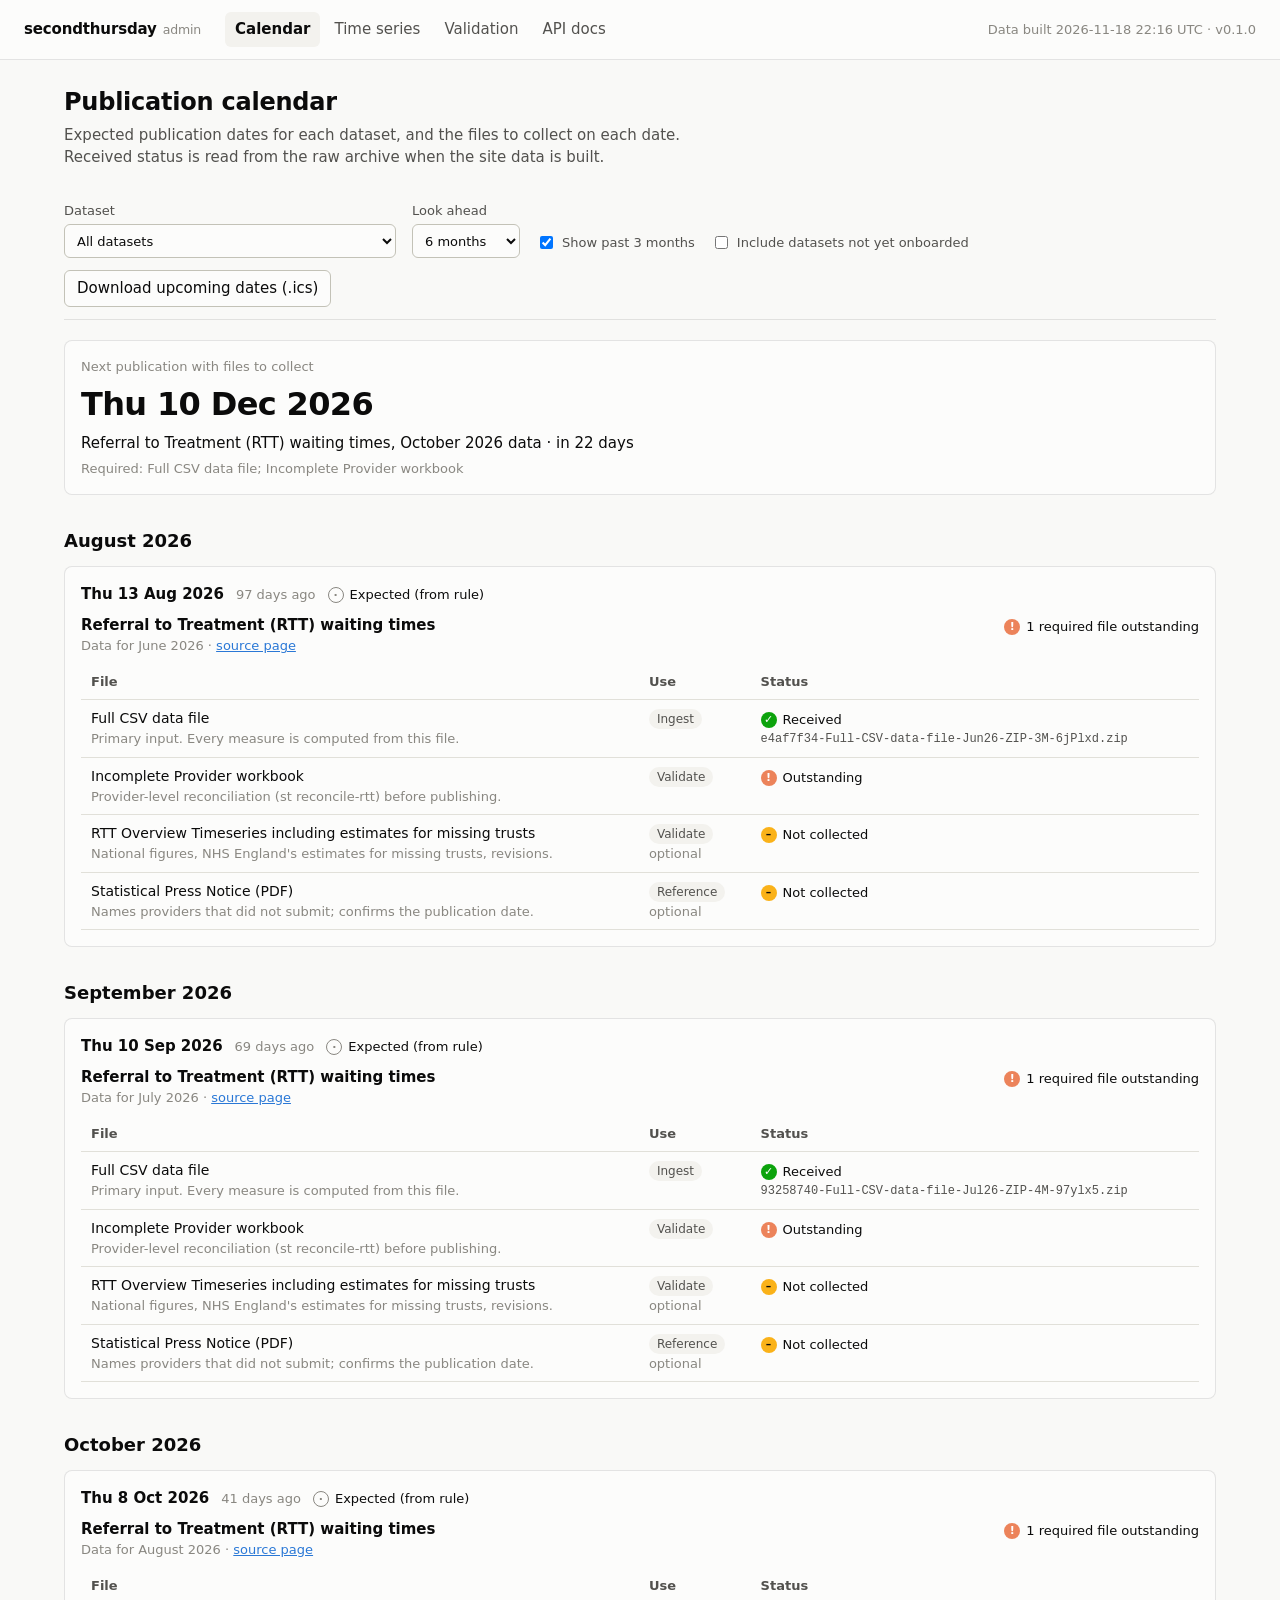
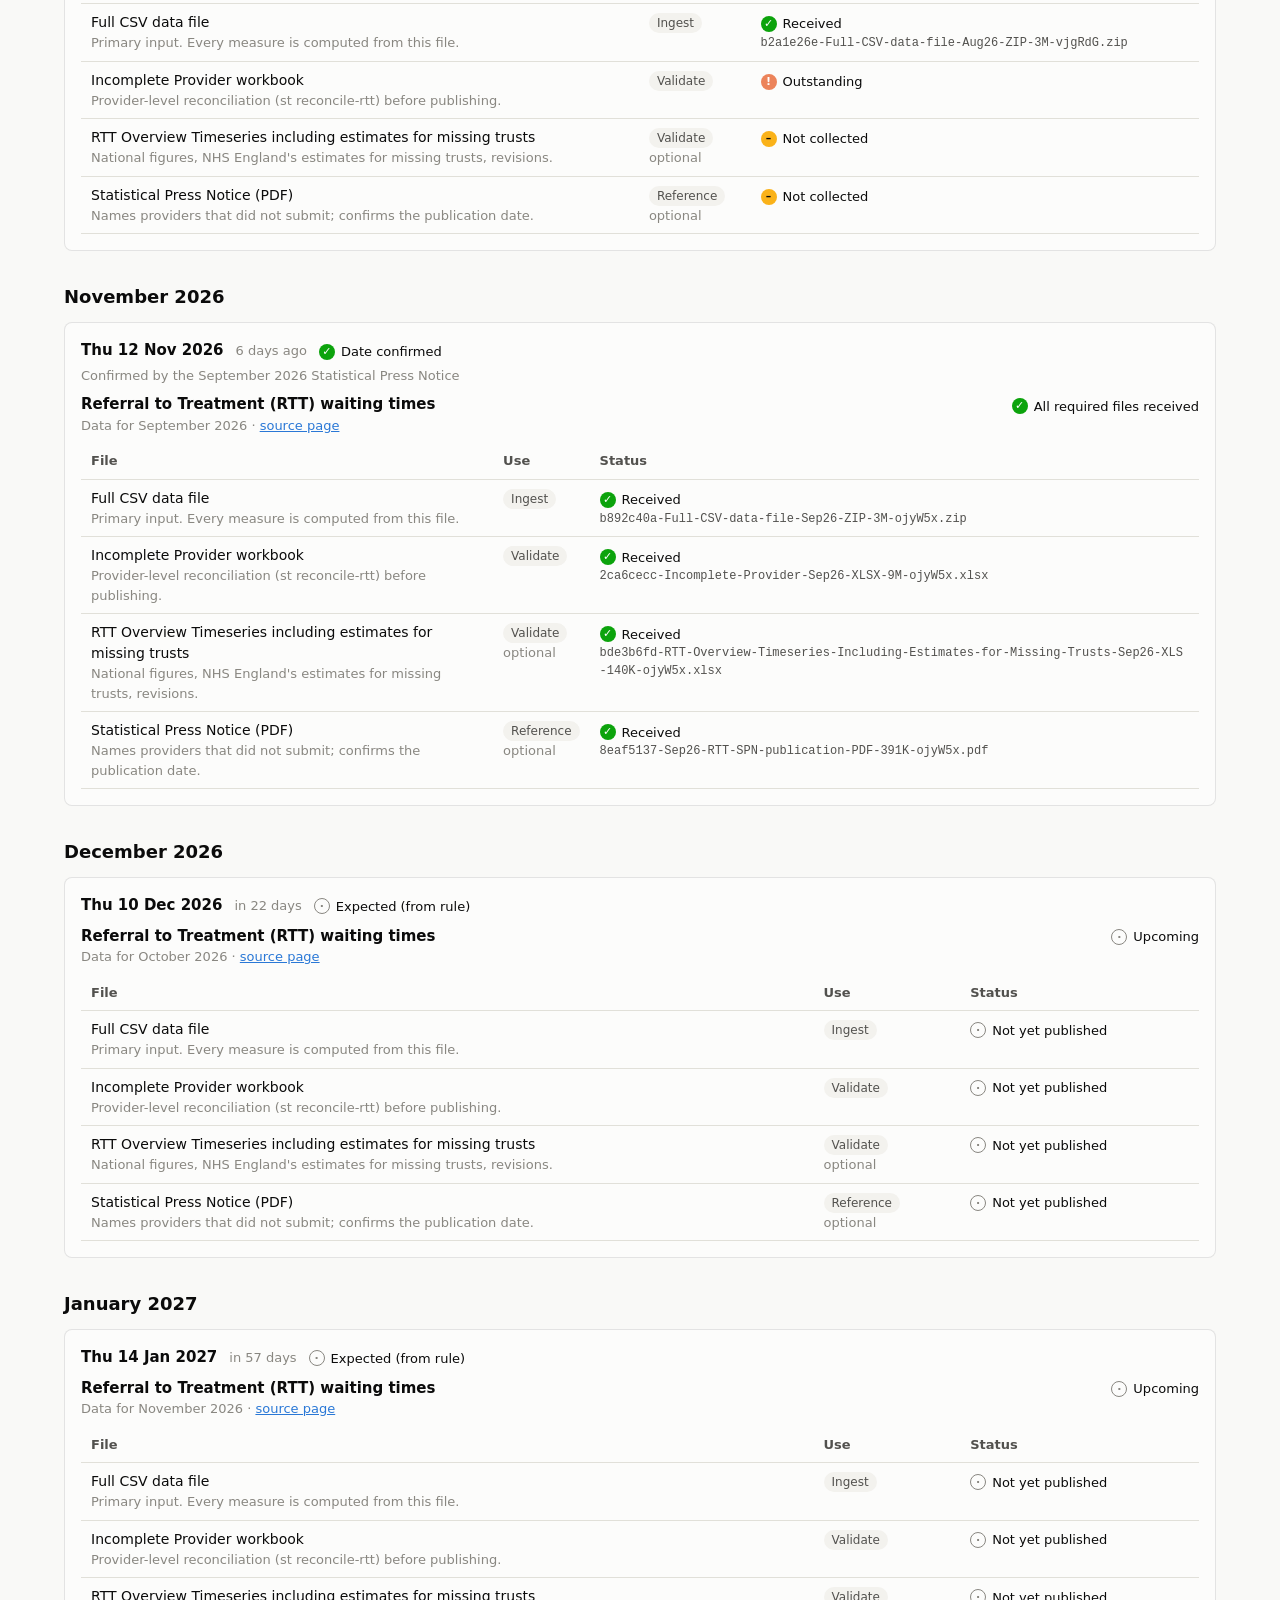
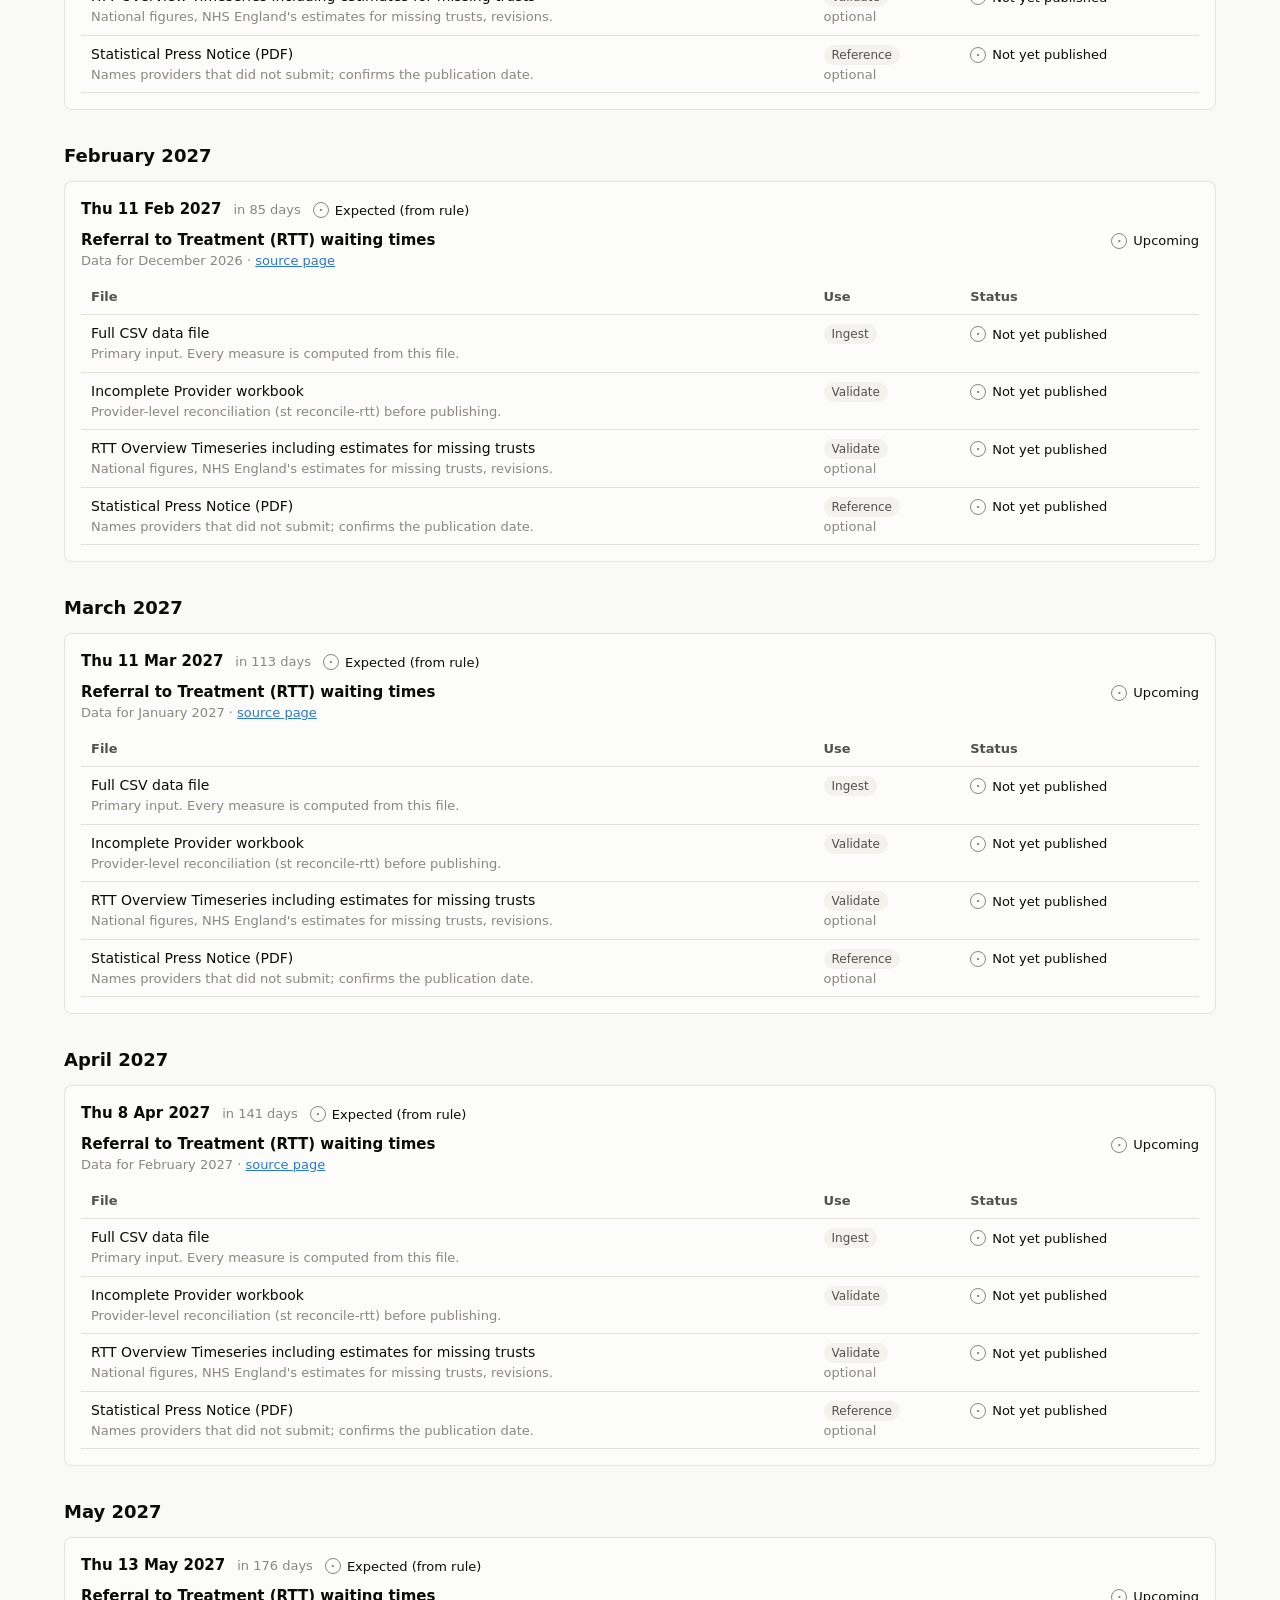
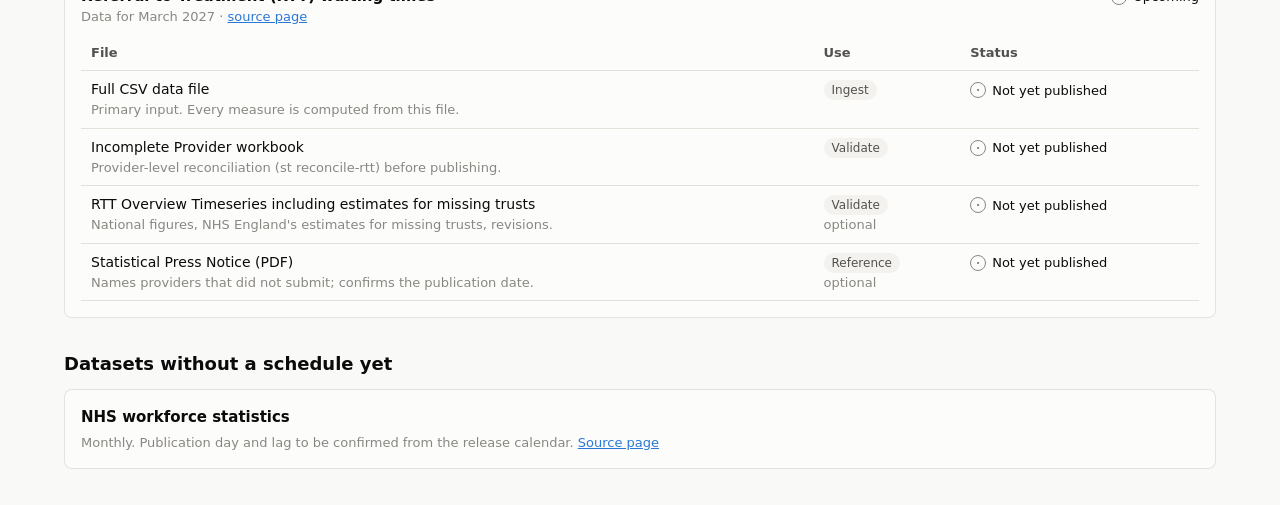
<file: site/index.html>
<!doctype html>
<html lang="en">
<head>
  <meta charset="utf-8">
  <meta name="viewport" content="width=device-width, initial-scale=1">
  <title>Publication Calendar</title>
  <meta name="robots" content="noindex">
  <link rel="stylesheet" href="assets/style.css">
</head>
<body>
  <main>
    <h1>Publication calendar</h1>
    <p class="lede">Expected publication dates for each dataset, and the files to collect on each date.
      Received status is read from the raw archive when the site data is built.</p>
    <div class="filters" role="group" aria-label="Calendar filters">
      <label>Dataset
        <select id="f-dataset"><option value="">All datasets</option></select>
      </label>
      <label>Look ahead
        <select id="f-ahead"><option value="3">3 months</option><option value="6" selected>6 months</option><option value="12">12 months</option></select>
      </label>
      <label class="check"><input type="checkbox" id="f-past" checked> Show past 3 months</label>
      <label class="check"><input type="checkbox" id="f-pending"> Include datasets not yet onboarded</label>
      <button type="button" id="ics">Download upcoming dates (.ics)</button>
    </div>
    <div id="content"><p class="muted">Loading…</p></div>
  </main>
  <script type="module" src="assets/calendar.js"></script>
</body>
</html>
</file>
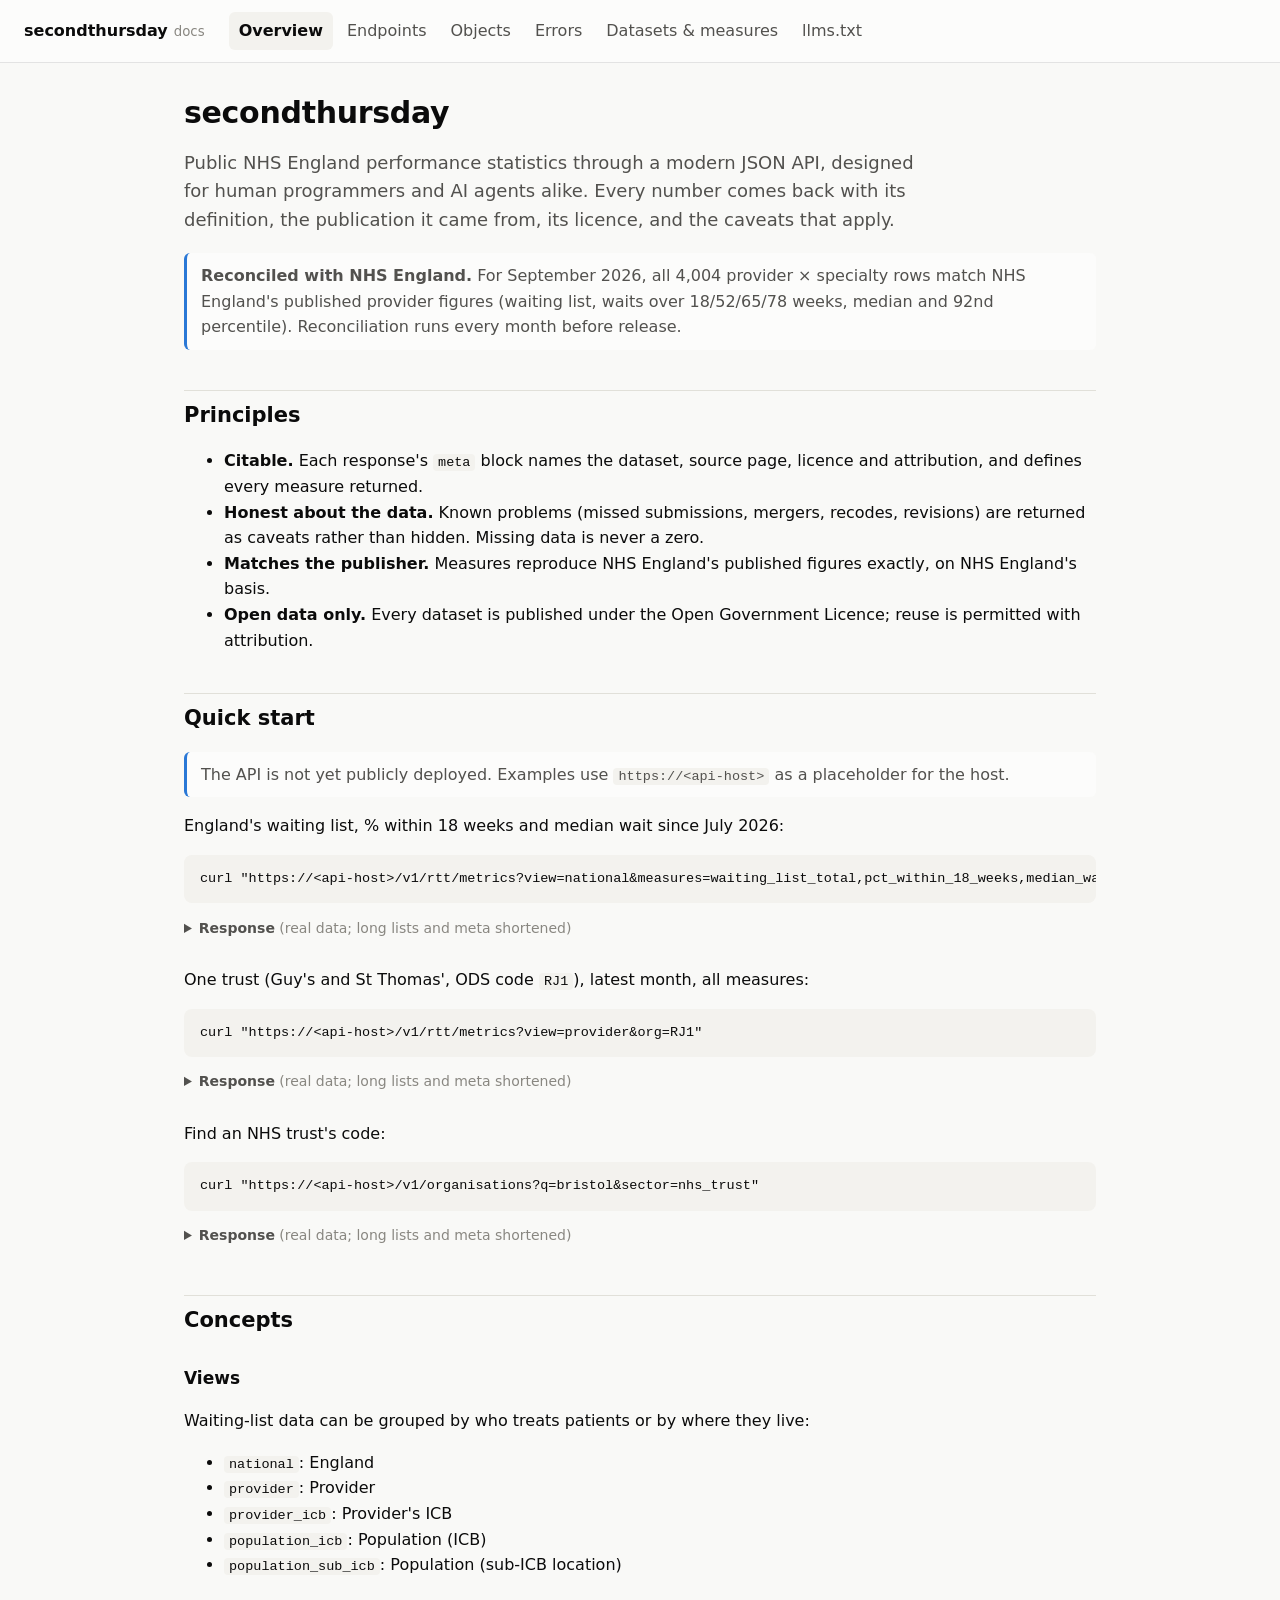
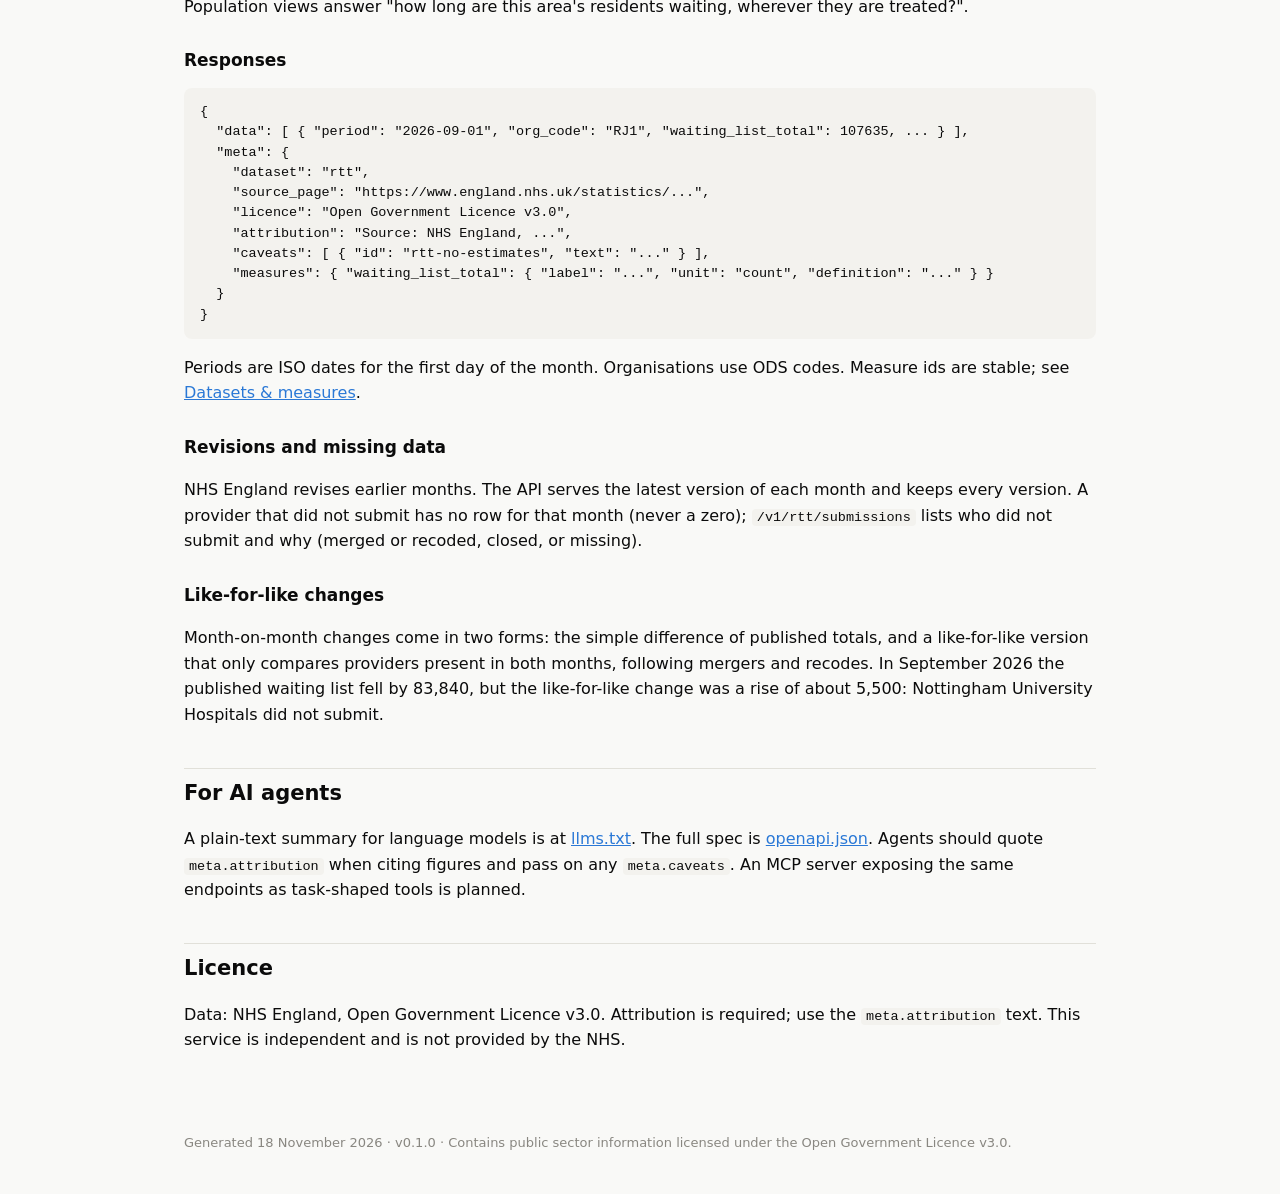
<file: site/api/index.html>
<!doctype html>
<html lang="en"><head><meta charset="utf-8">
<meta name="viewport" content="width=device-width, initial-scale=1">
<title>secondthursday</title>
<meta name="description" content="Documentation for an API serving public NHS England statistics with definitions, sources and caveats.">
<link rel="stylesheet" href="assets/docs.css"></head><body>
<header class="top"><div class="brand">secondthursday<small>docs</small></div>
<nav aria-label="Documentation"><a href="index.html" aria-current=page>Overview</a><a href="reference.html">Endpoints</a><a href="objects.html">Objects</a><a href="errors.html">Errors</a><a href="datasets.html">Datasets &amp; measures</a><a href="llms.txt">llms.txt</a></nav></header>
<main>
<h1>secondthursday</h1>
<p class=lede>Public NHS England performance statistics through a modern JSON API, designed
for human programmers and AI agents alike. Every number comes back with its definition, the
publication it came from, its licence, and the caveats that apply.</p>
<div class=note><strong>Reconciled with NHS England.</strong> For September 2026, all 4,004 provider × specialty rows match NHS England's published provider figures (waiting list, waits over 18/52/65/78 weeks, median and 92nd percentile). Reconciliation runs every month before release.</div>
<h2>Principles</h2>
<ul>
<li><strong>Citable.</strong> Each response's <code>meta</code> block names the dataset,
source page, licence and attribution, and defines every measure returned.</li>
<li><strong>Honest about the data.</strong> Known problems (missed submissions, mergers,
recodes, revisions) are returned as caveats rather than hidden. Missing data is never a
zero.</li>
<li><strong>Matches the publisher.</strong> Measures reproduce NHS England's published
figures exactly, on NHS England's basis.</li>
<li><strong>Open data only.</strong> Every dataset is published under the Open Government
Licence; reuse is permitted with attribution.</li>
</ul>
<h2>Quick start</h2>
<div class=note>The API is not yet publicly deployed. Examples use <code>https://&lt;api-host&gt;</code> as
a placeholder for the host.</div>
<p>England's waiting list, % within 18 weeks and median wait since July 2026:</p><pre><code class="shell">curl &quot;https://&lt;api-host&gt;/v1/rtt/metrics?view=national&amp;measures=waiting_list_total,pct_within_18_weeks,median_wait_weeks&amp;period_from=2026-07-01&quot;</code></pre>
<details class=response-toggle><summary class=small><strong>Response</strong> <span class=muted>(real data; long lists and meta shortened)</span></summary><pre class="response"><code class="json">{
  &quot;data&quot;: [
    {
      &quot;period&quot;: &quot;2026-07-01&quot;,
      &quot;org_code&quot;: &quot;ENG&quot;,
      &quot;org_name&quot;: &quot;ENGLAND&quot;,
      &quot;treatment_function_code&quot;: &quot;C_999&quot;,
      &quot;waiting_list_total&quot;: 7131685,
      &quot;pct_within_18_weeks&quot;: 65.3,
      &quot;median_wait_weeks&quot;: 12.0
    },
    {
      &quot;period&quot;: &quot;2026-08-01&quot;,
      &quot;org_code&quot;: &quot;ENG&quot;,
      &quot;org_name&quot;: &quot;ENGLAND&quot;,
      &quot;treatment_function_code&quot;: &quot;C_999&quot;,
      &quot;waiting_list_total&quot;: 7158164,
      &quot;pct_within_18_weeks&quot;: 65.2,
      &quot;median_wait_weeks&quot;: 12.2
    },
    {
      &quot;period&quot;: &quot;2026-09-01&quot;,
      &quot;org_code&quot;: &quot;ENG&quot;,
      &quot;org_name&quot;: &quot;ENGLAND&quot;,
      &quot;treatment_function_code&quot;: &quot;C_999&quot;,
      &quot;waiting_list_total&quot;: 7074324,
      &quot;pct_within_18_weeks&quot;: 65.9,
      &quot;median_wait_weeks&quot;: 12.2
    }
  ],
  &quot;meta&quot;: {
    &quot;dataset&quot;: &quot;rtt&quot;,
    &quot;title&quot;: &quot;Consultant-led Referral to Treatment (RTT) Waiting Times&quot;,
    &quot;source_page&quot;: &quot;https://www.england.nhs.uk/statistics/statistical-work-areas/rtt-waiting-times/&quot;,
    &quot;licence&quot;: &quot;Open Government Licence v3.0&quot;,
    &quot;attribution&quot;: &quot;Source: NHS England, Consultant-led Referral to Treatment Waiting Times. Contains public sector information licensed under the Open Government Licence v3.0.&quot;,
    &quot;caveats&quot;: [
      {
        &quot;id&quot;: &quot;rtt-english-commissioners&quot;,
        &quot;applies_to&quot;: &quot;all&quot;,
        &quot;text&quot;: &quot;All measures exclude patients commissioned outside England (commissioner code NONC: Wales, Scotland, Northern Ireland, overseas), matching NHS England&#x27;s publ…&quot;
      },
      &quot;… 5 more&quot;
    ],
    &quot;measures&quot;: {
      &quot;waiting_list_total&quot;: {
        &quot;label&quot;: &quot;Total waiting list (incomplete pathways)&quot;,
        &quot;unit&quot;: &quot;count&quot;,
        &quot;definition&quot;: &quot;Patients waiting to start treatment at month end. Sum of Part_2 across all weekly bands.&quot;,
        &quot;caveat&quot;: &quot;Sum of submitted data only. NHS England&#x27;s national headline may include estimates for organisations that did not submit, so it can be higher.\n&quot;,
        &quot;status&quot;: &quot;stable&quot;
      },
      &quot;…&quot;: &quot;2 more measure definitions&quot;
    },
    &quot;view&quot;: &quot;national&quot;,
    &quot;rows&quot;: 3,
    &quot;truncated&quot;: false
  }
}</code></pre></details>
<p>One trust (Guy's and St Thomas', ODS code <code>RJ1</code>), latest month, all measures:</p><pre><code class="shell">curl &quot;https://&lt;api-host&gt;/v1/rtt/metrics?view=provider&amp;org=RJ1&quot;</code></pre>
<details class=response-toggle><summary class=small><strong>Response</strong> <span class=muted>(real data; long lists and meta shortened)</span></summary><pre class="response"><code class="json">{
  &quot;data&quot;: [
    {
      &quot;period&quot;: &quot;2026-09-01&quot;,
      &quot;org_code&quot;: &quot;RJ1&quot;,
      &quot;org_name&quot;: &quot;GUY&#x27;S AND ST THOMAS&#x27; NHS FOUNDATION TRUST&quot;,
      &quot;treatment_function_code&quot;: &quot;C_999&quot;,
      &quot;waiting_list_total&quot;: 107437,
      &quot;waiting_list_dta&quot;: 22754,
      &quot;pct_waiting_list_dta&quot;: 21.2,
      &quot;pct_within_18_weeks&quot;: 67.3,
      &quot;waiting_over_18_weeks&quot;: 35112,
      &quot;waiting_over_52_weeks&quot;: 1063,
      &quot;waiting_over_65_weeks&quot;: 162,
      &quot;waiting_over_78_weeks&quot;: 69,
      &quot;waiting_over_104_weeks&quot;: 26,
      &quot;median_wait_weeks&quot;: 11.6,
      &quot;p92_wait_weeks&quot;: 36.2,
      &quot;approaching_52_weeks&quot;: 5380,
      &quot;clock_starts&quot;: 31295,
      &quot;clock_stops_admitted&quot;: 6213,
      &quot;clock_stops_non_admitted&quot;: 21138,
      &quot;clock_stops_total&quot;: 27351,
      &quot;pct_completed_within_18_weeks_admitted&quot;: 61.0,
      &quot;pct_completed_within_18_weeks_non_admitted&quot;: 69.7,
      &quot;median_wait_completed_admitted_weeks&quot;: 12.5,
      &quot;median_wait_completed_non_admitted_weeks&quot;: 10.7,
      &quot;waiting_list_change_mom&quot;: -1710,
      &quot;waiting_over_52_weeks_change_mom&quot;: 152,
      &quot;waiting_list_change_mom_like_for_like&quot;: -1710,
      &quot;waiting_over_52_weeks_change_mom_like_for_like&quot;: 152,
      &quot;unreported_removals&quot;: 5654,
      &quot;providers_submitting&quot;: 1
    }
  ],
  &quot;meta&quot;: {
    &quot;dataset&quot;: &quot;rtt&quot;,
    &quot;title&quot;: &quot;Consultant-led Referral to Treatment (RTT) Waiting Times&quot;,
    &quot;source_page&quot;: &quot;https://www.england.nhs.uk/statistics/statistical-work-areas/rtt-waiting-times/&quot;,
    &quot;licence&quot;: &quot;Open Government Licence v3.0&quot;,
    &quot;attribution&quot;: &quot;Source: NHS England, Consultant-led Referral to Treatment Waiting Times. Contains public sector information licensed under the Open Government Licence v3.0.&quot;,
    &quot;caveats&quot;: [
      {
        &quot;id&quot;: &quot;rtt-english-commissioners&quot;,
        &quot;applies_to&quot;: &quot;all&quot;,
        &quot;text&quot;: &quot;All measures exclude patients commissioned outside England (commissioner code NONC: Wales, Scotland, Northern Ireland, overseas), matching NHS England&#x27;s publ…&quot;
      },
      &quot;… 5 more&quot;
    ],
    &quot;measures&quot;: {
      &quot;waiting_list_total&quot;: {
        &quot;label&quot;: &quot;Total waiting list (incomplete pathways)&quot;,
        &quot;unit&quot;: &quot;count&quot;,
        &quot;definition&quot;: &quot;Patients waiting to start treatment at month end. Sum of Part_2 across all weekly bands.&quot;,
        &quot;caveat&quot;: &quot;Sum of submitted data only. NHS England&#x27;s national headline may include estimates for organisations that did not submit, so it can be higher.\n&quot;,
        &quot;status&quot;: &quot;stable&quot;
      },
      &quot;…&quot;: &quot;25 more measure definitions&quot;
    },
    &quot;view&quot;: &quot;provider&quot;,
    &quot;rows&quot;: 1,
    &quot;truncated&quot;: false
  }
}</code></pre></details>
<p>Find an NHS trust's code:</p><pre><code class="shell">curl &quot;https://&lt;api-host&gt;/v1/organisations?q=bristol&amp;sector=nhs_trust&quot;</code></pre>
<details class=response-toggle><summary class=small><strong>Response</strong> <span class=muted>(real data; long lists and meta shortened)</span></summary><pre class="response"><code class="json">{
  &quot;data&quot;: [
    {
      &quot;org_code&quot;: &quot;RA7&quot;,
      &quot;name&quot;: &quot;BRISTOL NHS FOUNDATION TRUST&quot;,
      &quot;sector&quot;: &quot;nhs_trust&quot;,
      &quot;primary_role&quot;: &quot;RO197&quot;,
      &quot;primary_role_name&quot;: &quot;NHS TRUST&quot;,
      &quot;status&quot;: &quot;Active&quot;,
      &quot;operational_start&quot;: &quot;1991-04-01&quot;,
      &quot;operational_end&quot;: null,
      &quot;legal_start&quot;: null,
      &quot;legal_end&quot;: null,
      &quot;closed_on&quot;: null,
      &quot;postcode&quot;: &quot;BS1 3NU&quot;,
      &quot;address_line1&quot;: &quot;TRUST HEADQUARTERS&quot;,
      &quot;town&quot;: &quot;BRISTOL&quot;,
      &quot;operated_by&quot;: null,
      &quot;successors&quot;: [],
      &quot;predecessors&quot;: [
        &quot;RA3&quot;,
        &quot;RVJ&quot;
      ]
    },
    {
      &quot;org_code&quot;: &quot;RVJ&quot;,
      &quot;name&quot;: &quot;NORTH BRISTOL NHS TRUST&quot;,
      &quot;sector&quot;: &quot;nhs_trust&quot;,
      &quot;primary_role&quot;: &quot;RO197&quot;,
      &quot;primary_role_name&quot;: &quot;NHS TRUST&quot;,
      &quot;status&quot;: &quot;Active&quot;,
      &quot;operational_start&quot;: &quot;1999-04-01&quot;,
      &quot;operational_end&quot;: null,
      &quot;legal_start&quot;: &quot;1999-04-01&quot;,
      &quot;legal_end&quot;: &quot;2026-06-30&quot;,
      &quot;closed_on&quot;: &quot;2026-06-30&quot;,
      &quot;postcode&quot;: &quot;BS10 5NB&quot;,
      &quot;address_line1&quot;: &quot;SOUTHMEAD HOSPITAL&quot;,
      &quot;town&quot;: &quot;BRISTOL&quot;,
      &quot;operated_by&quot;: null,
      &quot;successors&quot;: [
        &quot;RA7&quot;
      ],
      &quot;predecessors&quot;: [
        &quot;REE&quot;,
        &quot;REB&quot;
      ]
    }
  ],
  &quot;meta&quot;: {
    &quot;dataset&quot;: &quot;organisations&quot;,
    &quot;title&quot;: &quot;Organisation reference data (ODS)&quot;,
    &quot;source_page&quot;: &quot;https://digital.nhs.uk/services/organisation-data-service&quot;,
    &quot;licence&quot;: &quot;Open Government Licence v3.0&quot;,
    &quot;attribution&quot;: &quot;Source: NHS England Organisation Data Service. Contains public sector information licensed under the Open Government Licence v3.0.&quot;,
    &quot;caveats&quot;: [
      {
        &quot;id&quot;: &quot;ods-lineage&quot;,
        &quot;applies_to&quot;: &quot;all&quot;,
        &quot;text&quot;: &quot;Successor links come from ODS where recorded (for example North Bristol NHS Trust RVJ to RA7 from 1 July 2026). Changes of operator can issue new codes witho…&quot;
      },
      &quot;… 1 more&quot;
    ],
    &quot;rows&quot;: 2,
    &quot;truncated&quot;: false
  }
}</code></pre></details>
<h2>Concepts</h2>
<h3>Views</h3>
<p>Waiting-list data can be grouped by who treats patients or by where they live:</p>
<ul><li><code>national</code>: England</li><li><code>provider</code>: Provider</li><li><code>provider_icb</code>: Provider&#x27;s ICB</li><li><code>population_icb</code>: Population (ICB)</li><li><code>population_sub_icb</code>: Population (sub-ICB location)</li></ul>
<p>Population views answer "how long are this area's residents waiting, wherever they are
treated?".</p>
<h3>Responses</h3>
<pre><code class="json">{
  &quot;data&quot;: [ { &quot;period&quot;: &quot;2026-09-01&quot;, &quot;org_code&quot;: &quot;RJ1&quot;, &quot;waiting_list_total&quot;: 107635, ... } ],
  &quot;meta&quot;: {
    &quot;dataset&quot;: &quot;rtt&quot;,
    &quot;source_page&quot;: &quot;https://www.england.nhs.uk/statistics/...&quot;,
    &quot;licence&quot;: &quot;Open Government Licence v3.0&quot;,
    &quot;attribution&quot;: &quot;Source: NHS England, ...&quot;,
    &quot;caveats&quot;: [ { &quot;id&quot;: &quot;rtt-no-estimates&quot;, &quot;text&quot;: &quot;...&quot; } ],
    &quot;measures&quot;: { &quot;waiting_list_total&quot;: { &quot;label&quot;: &quot;...&quot;, &quot;unit&quot;: &quot;count&quot;, &quot;definition&quot;: &quot;...&quot; } }
  }
}</code></pre>
<p>Periods are ISO dates for the first day of the month. Organisations use ODS codes.
Measure ids are stable; see <a href=datasets.html>Datasets &amp; measures</a>.</p>
<h3>Revisions and missing data</h3>
<p>NHS England revises earlier months. The API serves the latest version of each month and
keeps every version. A provider that did not submit has no row for that month (never a
zero); <code>/v1/rtt/submissions</code> lists who did not submit and why (merged or recoded,
closed, or missing).</p>
<h3>Like-for-like changes</h3>
<p>Month-on-month changes come in two forms: the simple difference of published totals, and
a like-for-like version that only compares providers present in both months, following
mergers and recodes. In September 2026 the published waiting list fell by 83,840, but the
like-for-like change was a rise of about 5,500: Nottingham University Hospitals did not
submit.</p>
<h2>For AI agents</h2>
<p>A plain-text summary for language models is at <a href=llms.txt>llms.txt</a>. The full
spec is <a href=openapi.json>openapi.json</a>. Agents should quote <code>meta.attribution</code>
when citing figures and pass on any <code>meta.caveats</code>. An MCP server exposing the
same endpoints as task-shaped tools is planned.</p>
<h2>Licence</h2>
<p>Data: NHS England, Open Government Licence v3.0. Attribution is required; use the
<code>meta.attribution</code> text. This service is independent and is not provided by the
NHS.</p></main>
<footer>Generated 18 November 2026 · v0.1.0 · Contains public sector
information licensed under the Open Government Licence v3.0.</footer>
</body></html>
</file>
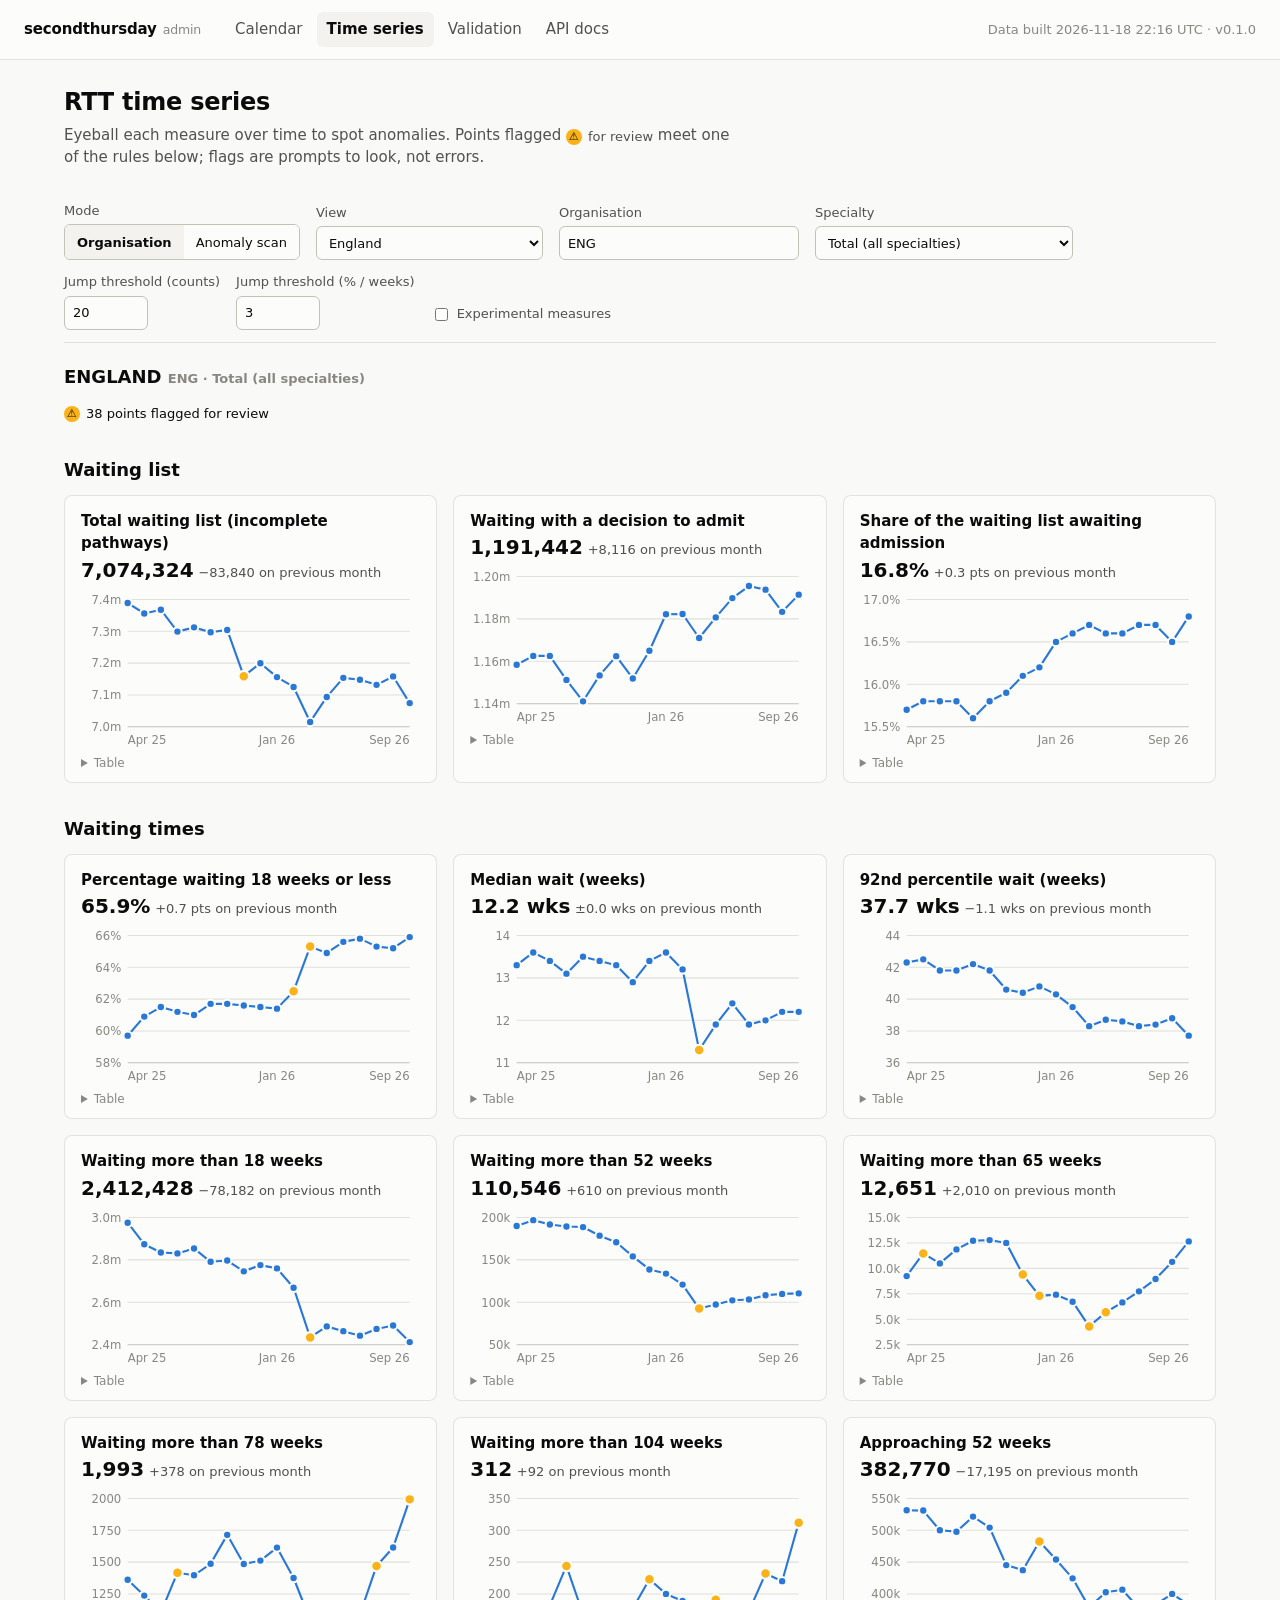
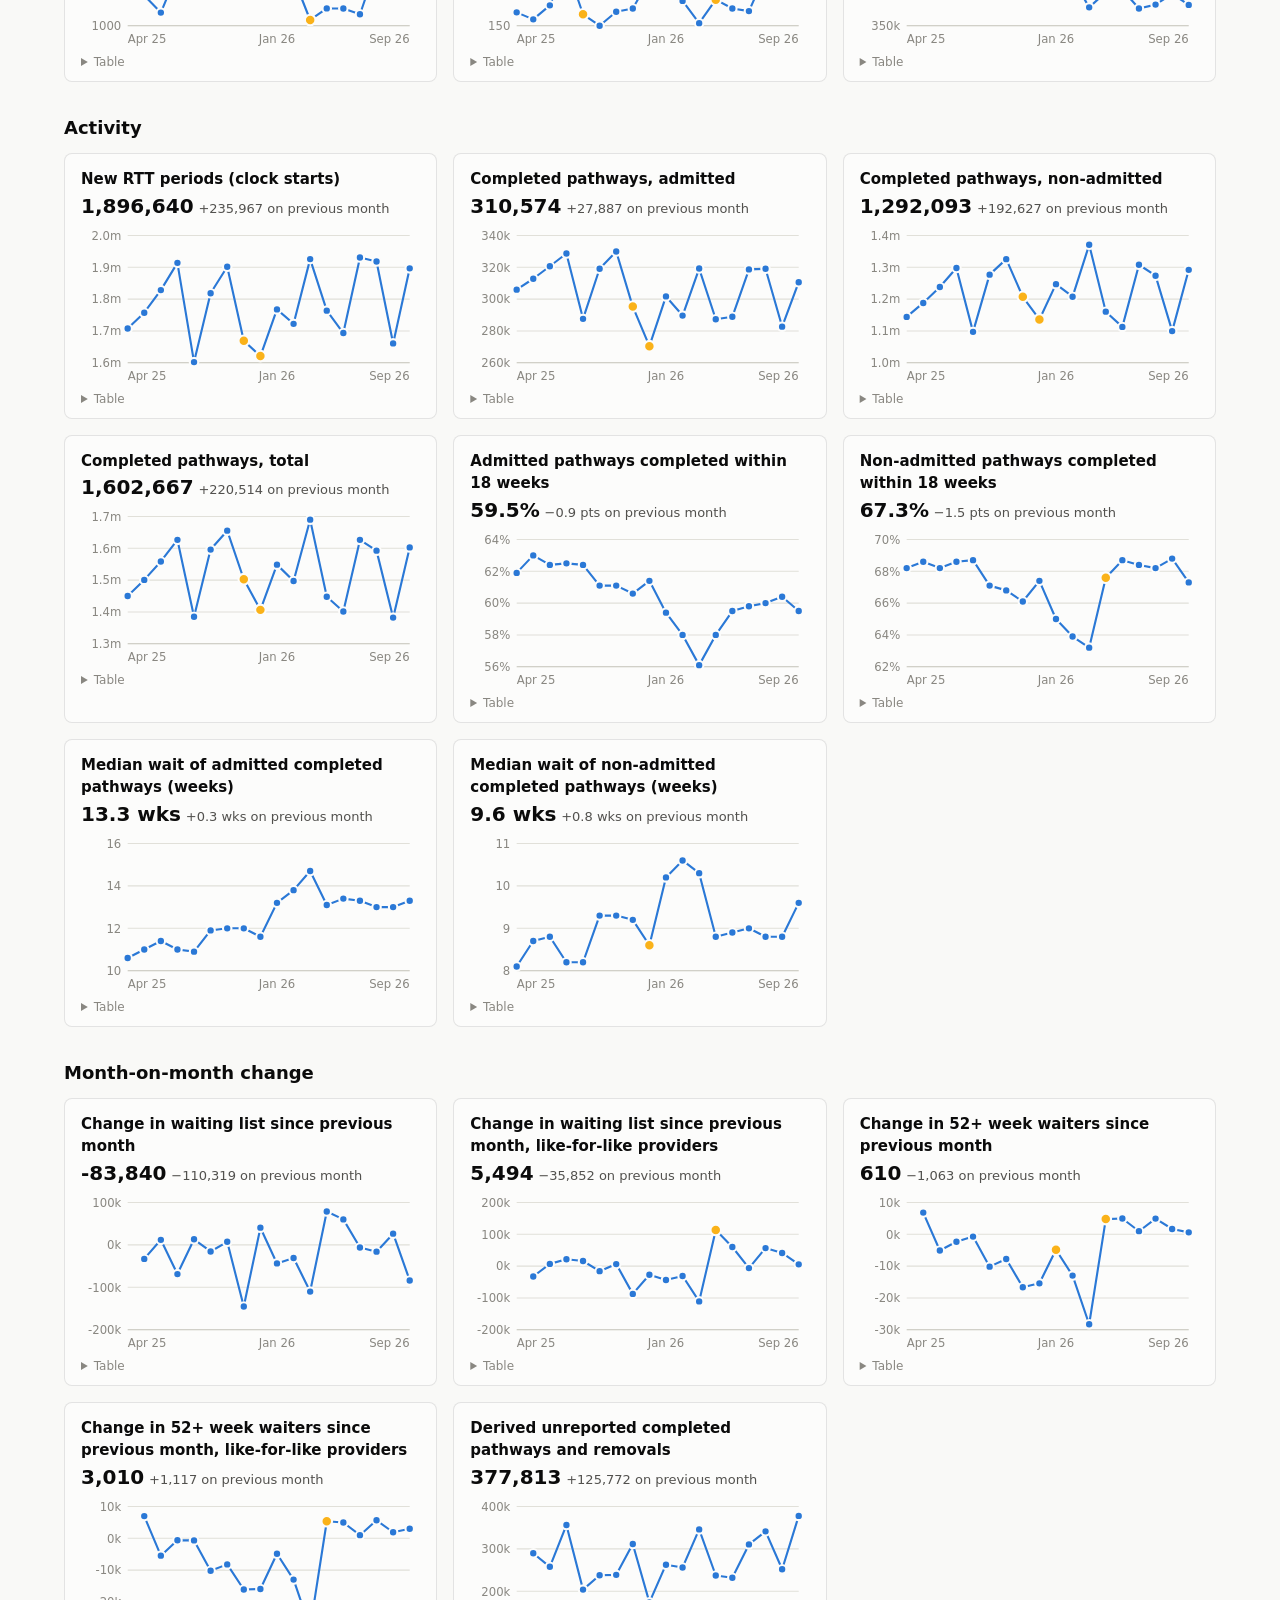
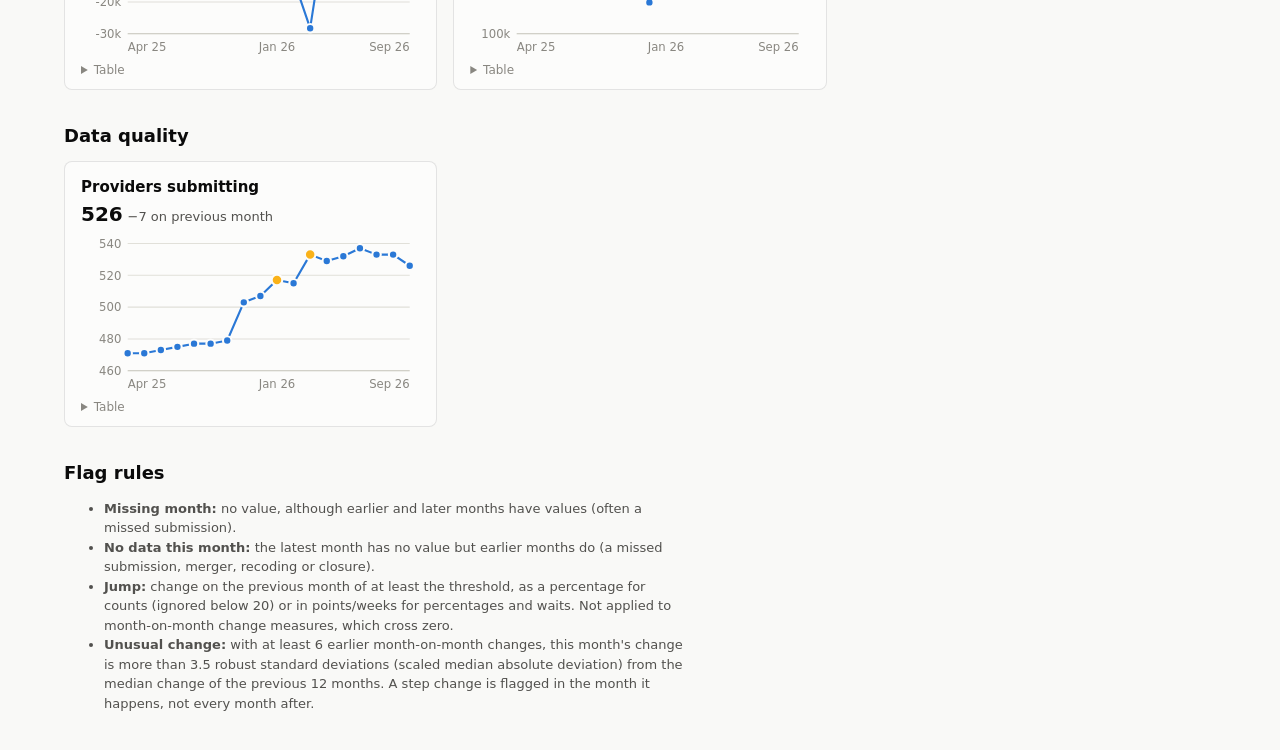
<file: site/timeseries.html>
<!doctype html>
<html lang="en">
<head>
  <meta charset="utf-8">
  <meta name="viewport" content="width=device-width, initial-scale=1">
  <title>RTT Time Series</title>
  <meta name="robots" content="noindex">
  <link rel="stylesheet" href="assets/style.css">
</head>
<body>
  <main>
    <h1>RTT time series</h1>
    <p class="lede">Eyeball each measure over time to spot anomalies. Points flagged
      <span class="status warning"><span class="dot" aria-hidden="true">⚠</span>for review</span>
      meet one of the rules below; flags are prompts to look, not errors.</p>
    <div class="filters" role="group" aria-label="Series filters">
      <label>Mode
        <span class="segmented" id="f-mode">
          <button type="button" data-mode="org" aria-pressed="true">Organisation</button>
          <button type="button" data-mode="scan" aria-pressed="false">Anomaly scan</button>
        </span>
      </label>
      <label>View <select id="f-view"></select></label>
      <label id="l-org">Organisation
        <input type="search" id="f-org" list="org-list" placeholder="Name or ODS code" autocomplete="off">
        <datalist id="org-list"></datalist>
      </label>
      <label id="l-tf">Specialty <select id="f-tf"></select></label>
      <label id="l-measure" hidden>Measure <select id="f-measure"></select></label>
      <label>Jump threshold (counts) <input type="number" id="f-rel" min="1" max="200" value="20" aria-describedby="rules"> </label>
      <label>Jump threshold (% / weeks) <input type="number" id="f-abs" min="0.1" max="50" step="0.1" value="3" aria-describedby="rules"></label>
      <label class="check"><input type="checkbox" id="f-exp"> Experimental measures</label>
      <label class="check" id="l-flagged" hidden><input type="checkbox" id="f-flagged"> Flagged only</label>
    </div>
    <div id="notices"></div>
    <div id="content"><p class="muted">Loading…</p></div>
    <h2>Flag rules</h2>
    <ul class="small" id="rules" style="color:var(--ink-2);max-width:75ch">
      <li><strong>Missing month:</strong> no value, although earlier and later months have values (often a missed submission).</li>
      <li><strong>No data this month:</strong> the latest month has no value but earlier months do (a missed submission, merger, recoding or closure).</li>
      <li><strong>Jump:</strong> change on the previous month of at least the threshold, as a percentage for counts
        (ignored below 20) or in points/weeks for percentages and waits. Not applied to month-on-month change
        measures, which cross zero.</li>
      <li><strong>Unusual change:</strong> with at least 6 earlier month-on-month changes, this month's change is
        more than 3.5 robust standard deviations (scaled median absolute deviation) from the median change of the
        previous 12 months. A step change is flagged in the month it happens, not every month after.</li>
    </ul>
  </main>
  <script type="module" src="assets/timeseries.js"></script>
</body>
</html>
</file>
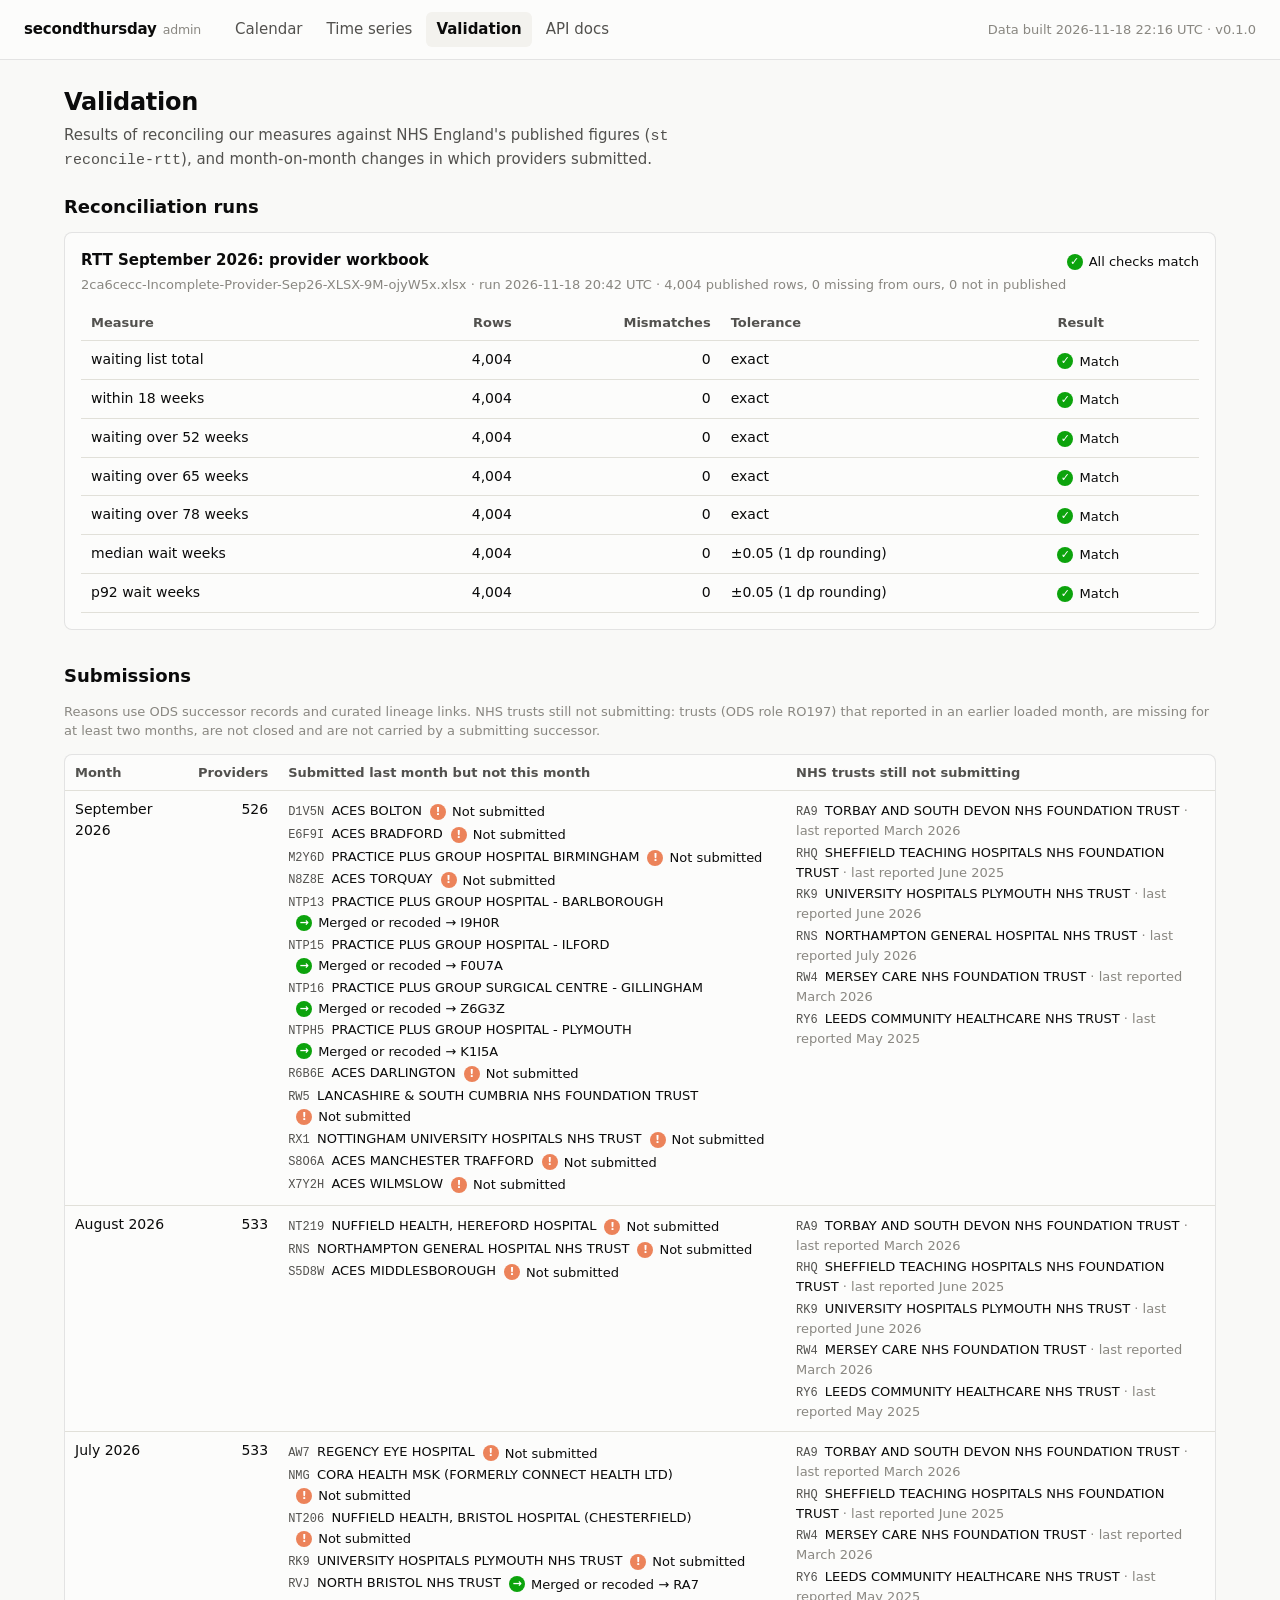
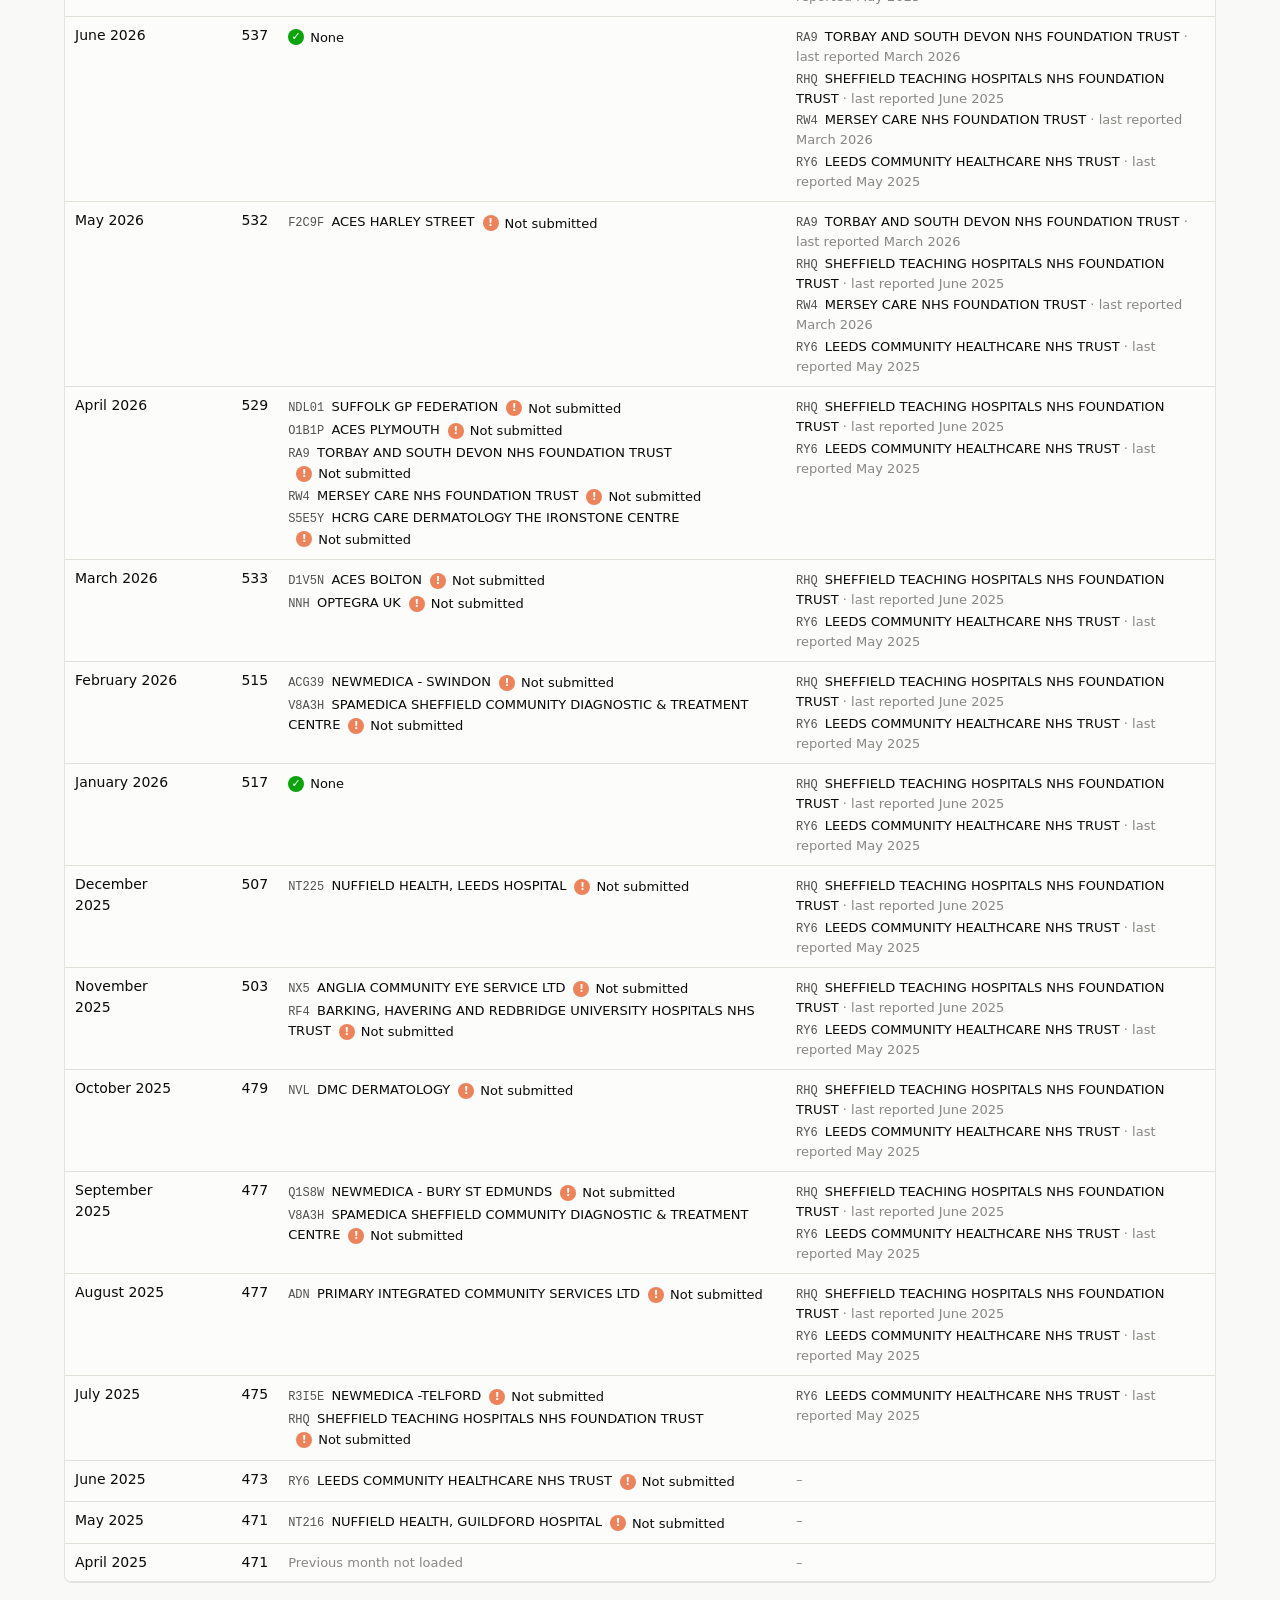
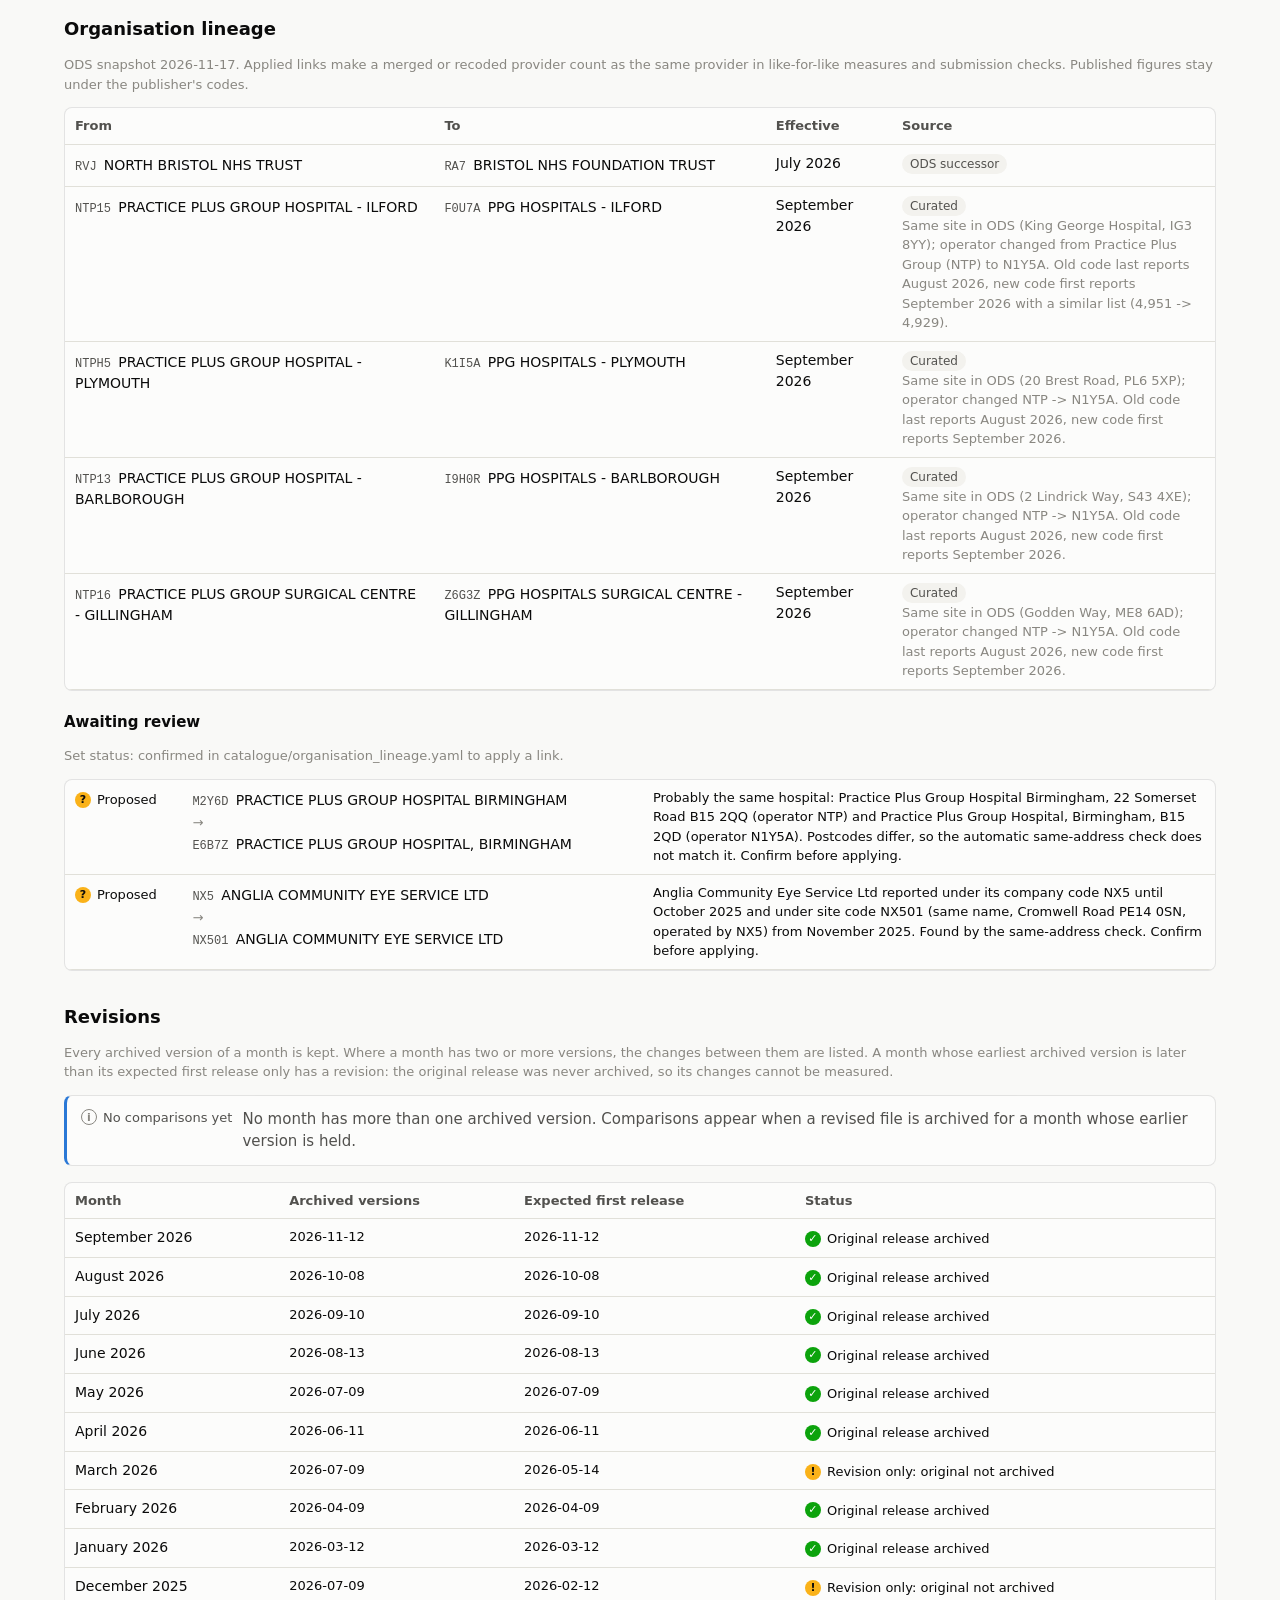
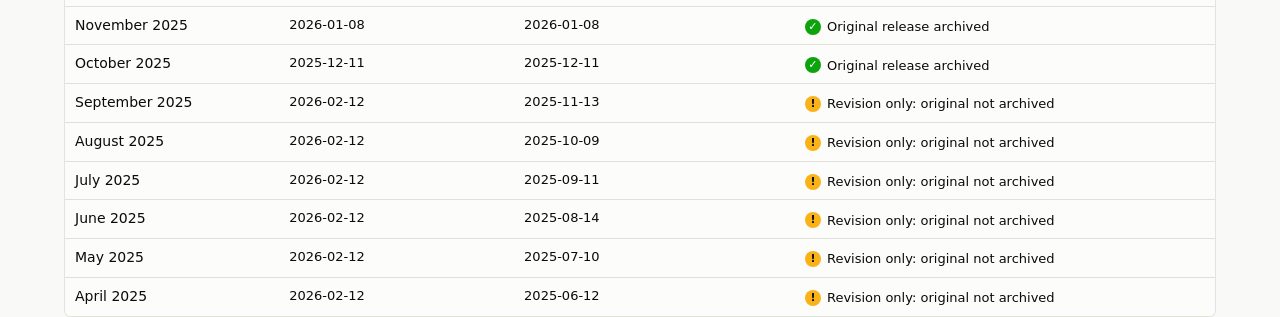
<file: site/validation.html>
<!doctype html>
<html lang="en">
<head>
  <meta charset="utf-8">
  <meta name="viewport" content="width=device-width, initial-scale=1">
  <title>Validation Results</title>
  <meta name="robots" content="noindex">
  <link rel="stylesheet" href="assets/style.css">
</head>
<body>
  <main>
    <h1>Validation</h1>
    <p class="lede">Results of reconciling our measures against NHS England's published figures
      (<code>st reconcile-rtt</code>), and month-on-month changes in which providers submitted.</p>
    <div id="content"><p class="muted">Loading…</p></div>
  </main>
  <script type="module" src="assets/validation.js"></script>
</body>
</html>
</file>
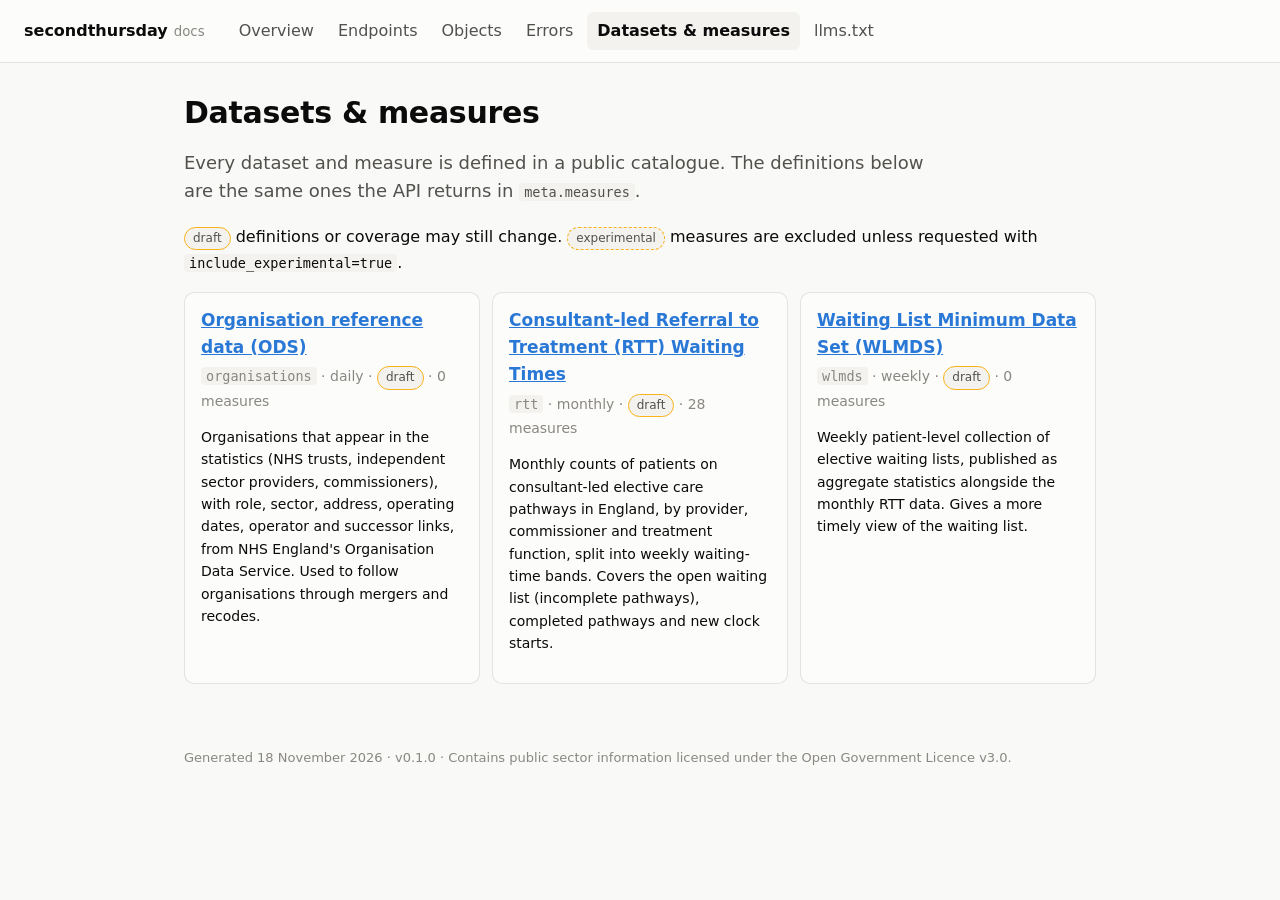
<file: site/api/datasets.html>
<!doctype html>
<html lang="en"><head><meta charset="utf-8">
<meta name="viewport" content="width=device-width, initial-scale=1">
<title>Datasets · secondthursday</title>
<meta name="description" content="Documentation for an API serving public NHS England statistics with definitions, sources and caveats.">
<link rel="stylesheet" href="assets/docs.css"></head><body>
<header class="top"><div class="brand">secondthursday<small>docs</small></div>
<nav aria-label="Documentation"><a href="index.html">Overview</a><a href="reference.html">Endpoints</a><a href="objects.html">Objects</a><a href="errors.html">Errors</a><a href="datasets.html" aria-current=page>Datasets &amp; measures</a><a href="llms.txt">llms.txt</a></nav></header>
<main><h1>Datasets &amp; measures</h1><p class=lede>Every dataset and measure is defined in a public catalogue. The definitions below are the same ones the API returns in <code>meta.measures</code>.</p><p><span class='chip draft'>draft</span> definitions or coverage may still change. <span class='chip experimental'>experimental</span> measures are excluded unless requested with <code>include_experimental=true</code>.</p><div class=cards><div class=card><h3><a href='datasets/organisations.html'>Organisation reference data (ODS)</a></h3><div class='small muted'><code>organisations</code> · daily · <span class='chip draft'>draft</span> · 0 measures</div><p class=small>Organisations that appear in the statistics (NHS trusts, independent sector providers, commissioners), with role, sector, address, operating dates, operator and successor links, from NHS England&#x27;s Organisation Data Service. Used to follow organisations through mergers and recodes.</p></div><div class=card><h3><a href='datasets/rtt.html'>Consultant-led Referral to Treatment (RTT) Waiting Times</a></h3><div class='small muted'><code>rtt</code> · monthly · <span class='chip draft'>draft</span> · 28 measures</div><p class=small>Monthly counts of patients on consultant-led elective care pathways in England, by provider, commissioner and treatment function, split into weekly waiting-time bands. Covers the open waiting list (incomplete pathways), completed pathways and new clock starts.</p></div><div class=card><h3><a href='datasets/wlmds.html'>Waiting List Minimum Data Set (WLMDS)</a></h3><div class='small muted'><code>wlmds</code> · weekly · <span class='chip draft'>draft</span> · 0 measures</div><p class=small>Weekly patient-level collection of elective waiting lists, published as aggregate statistics alongside the monthly RTT data. Gives a more timely view of the waiting list.</p></div></div></main>
<footer>Generated 18 November 2026 · v0.1.0 · Contains public sector
information licensed under the Open Government Licence v3.0.</footer>
</body></html>
</file>
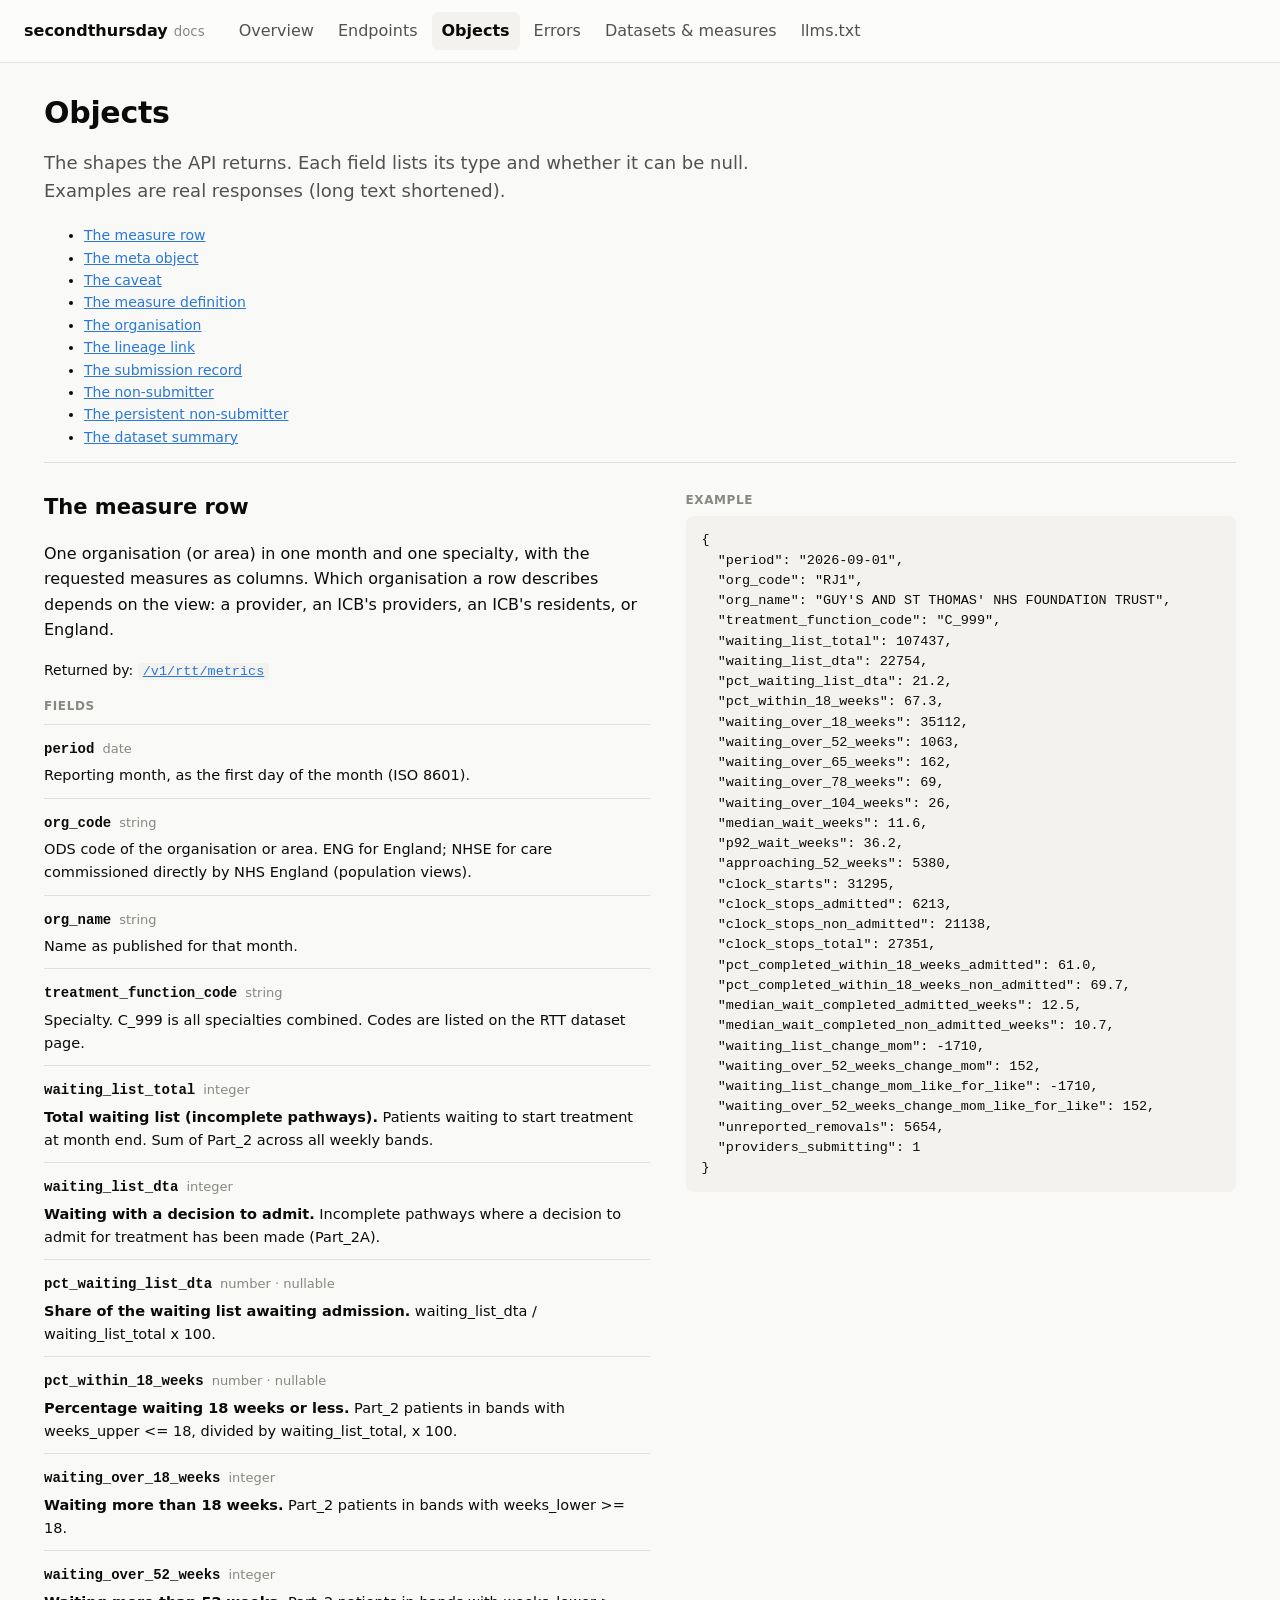
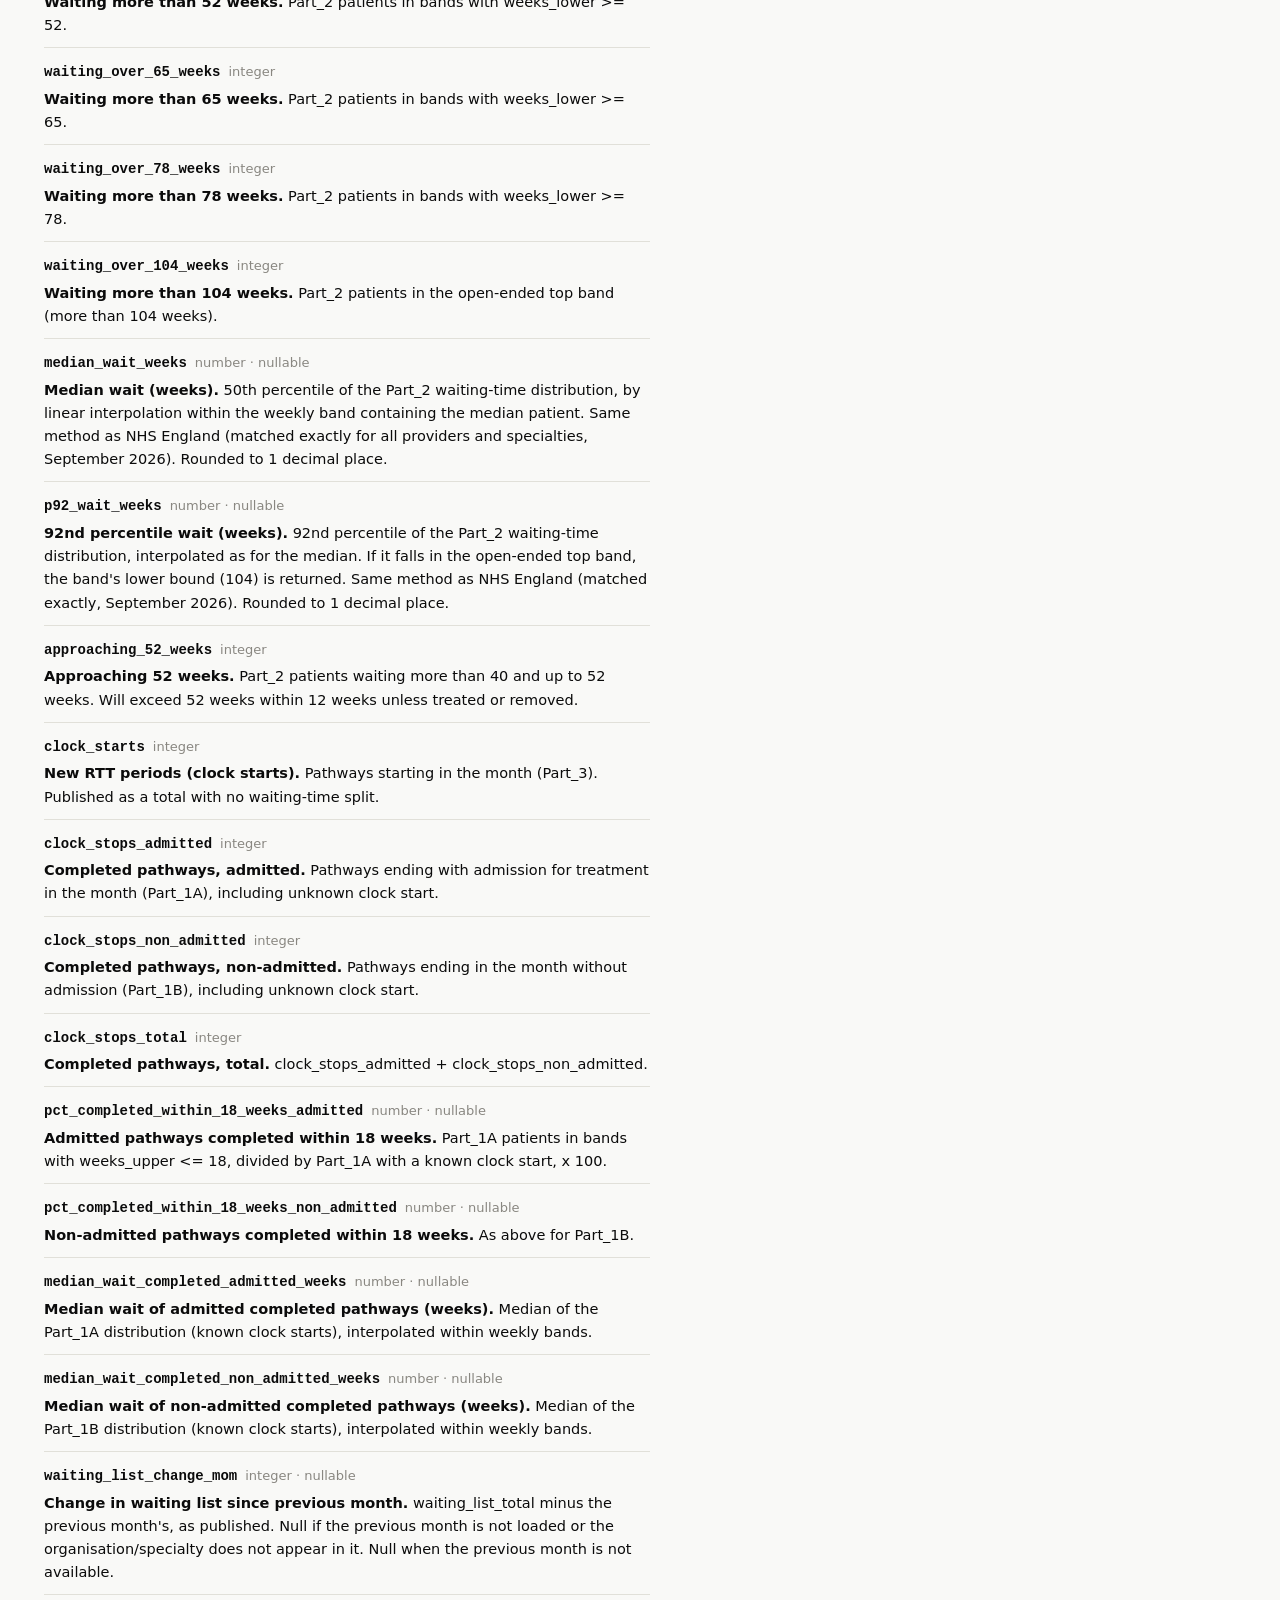
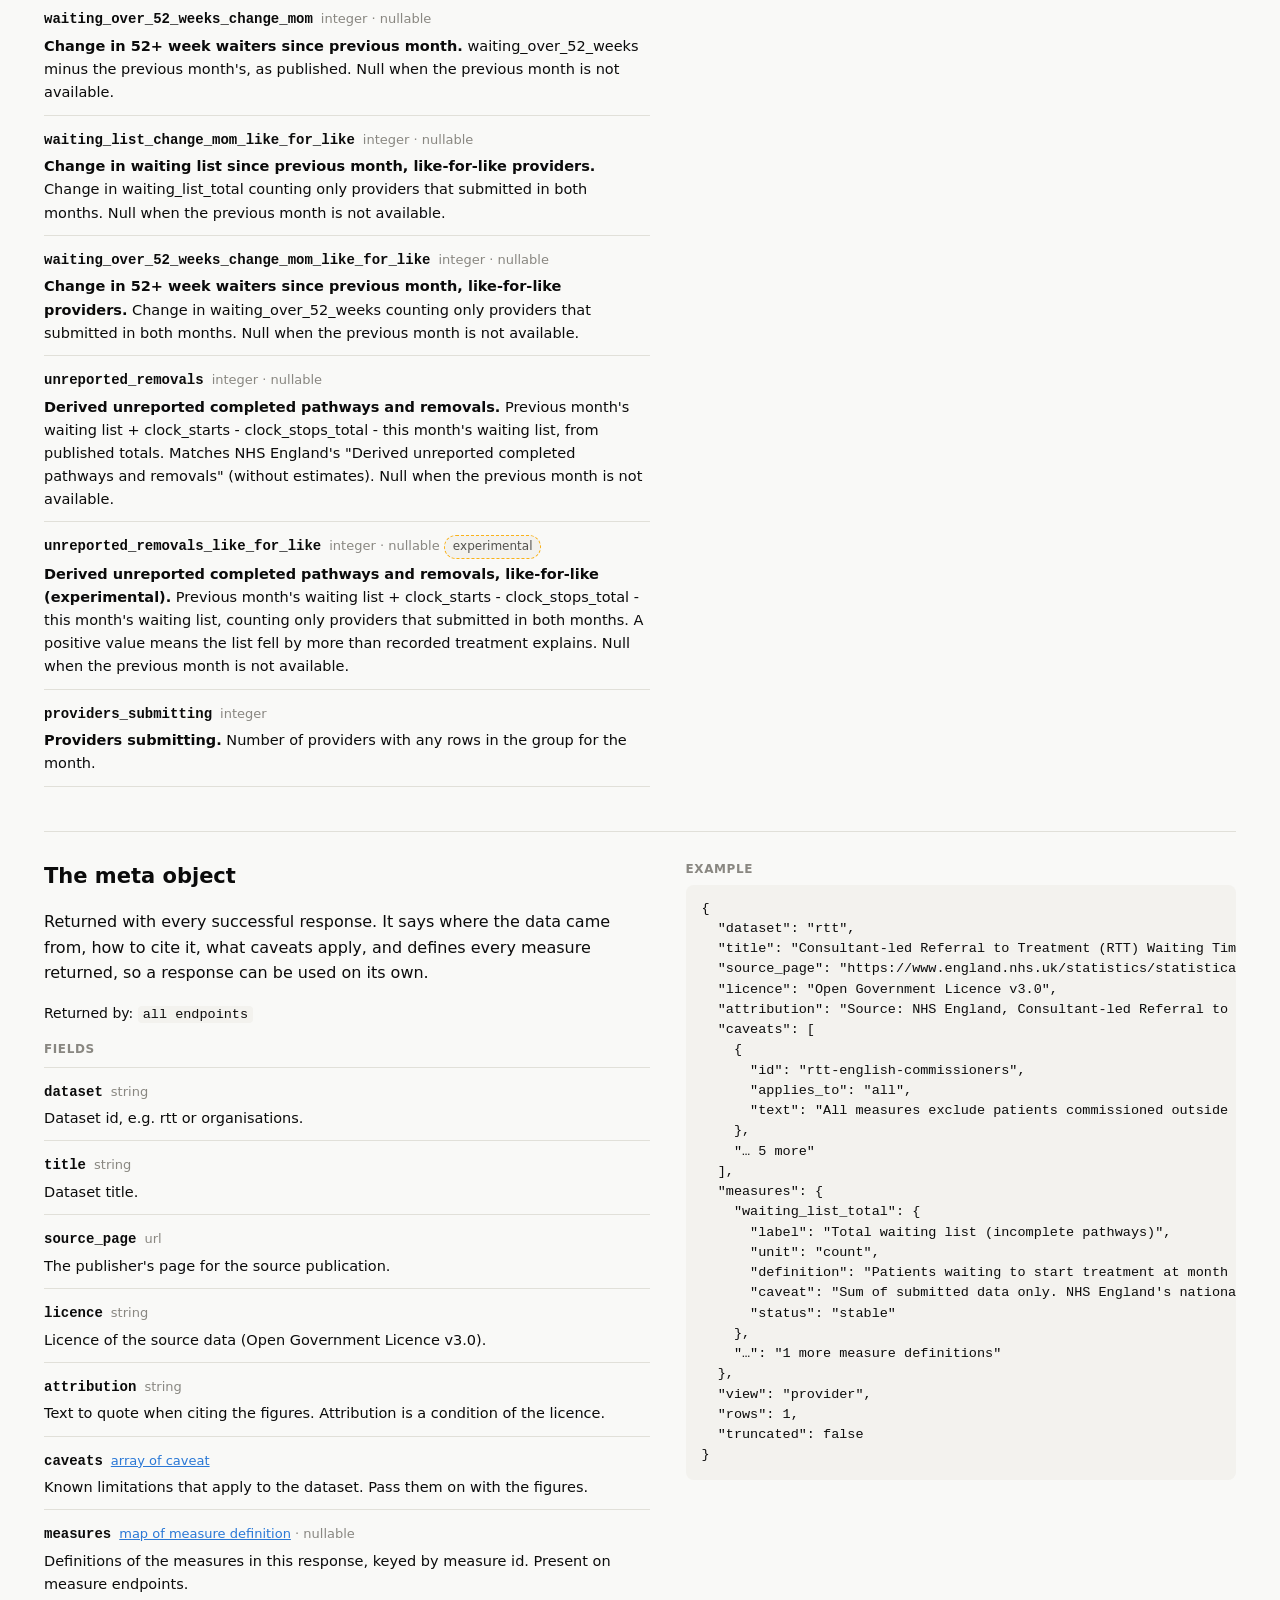
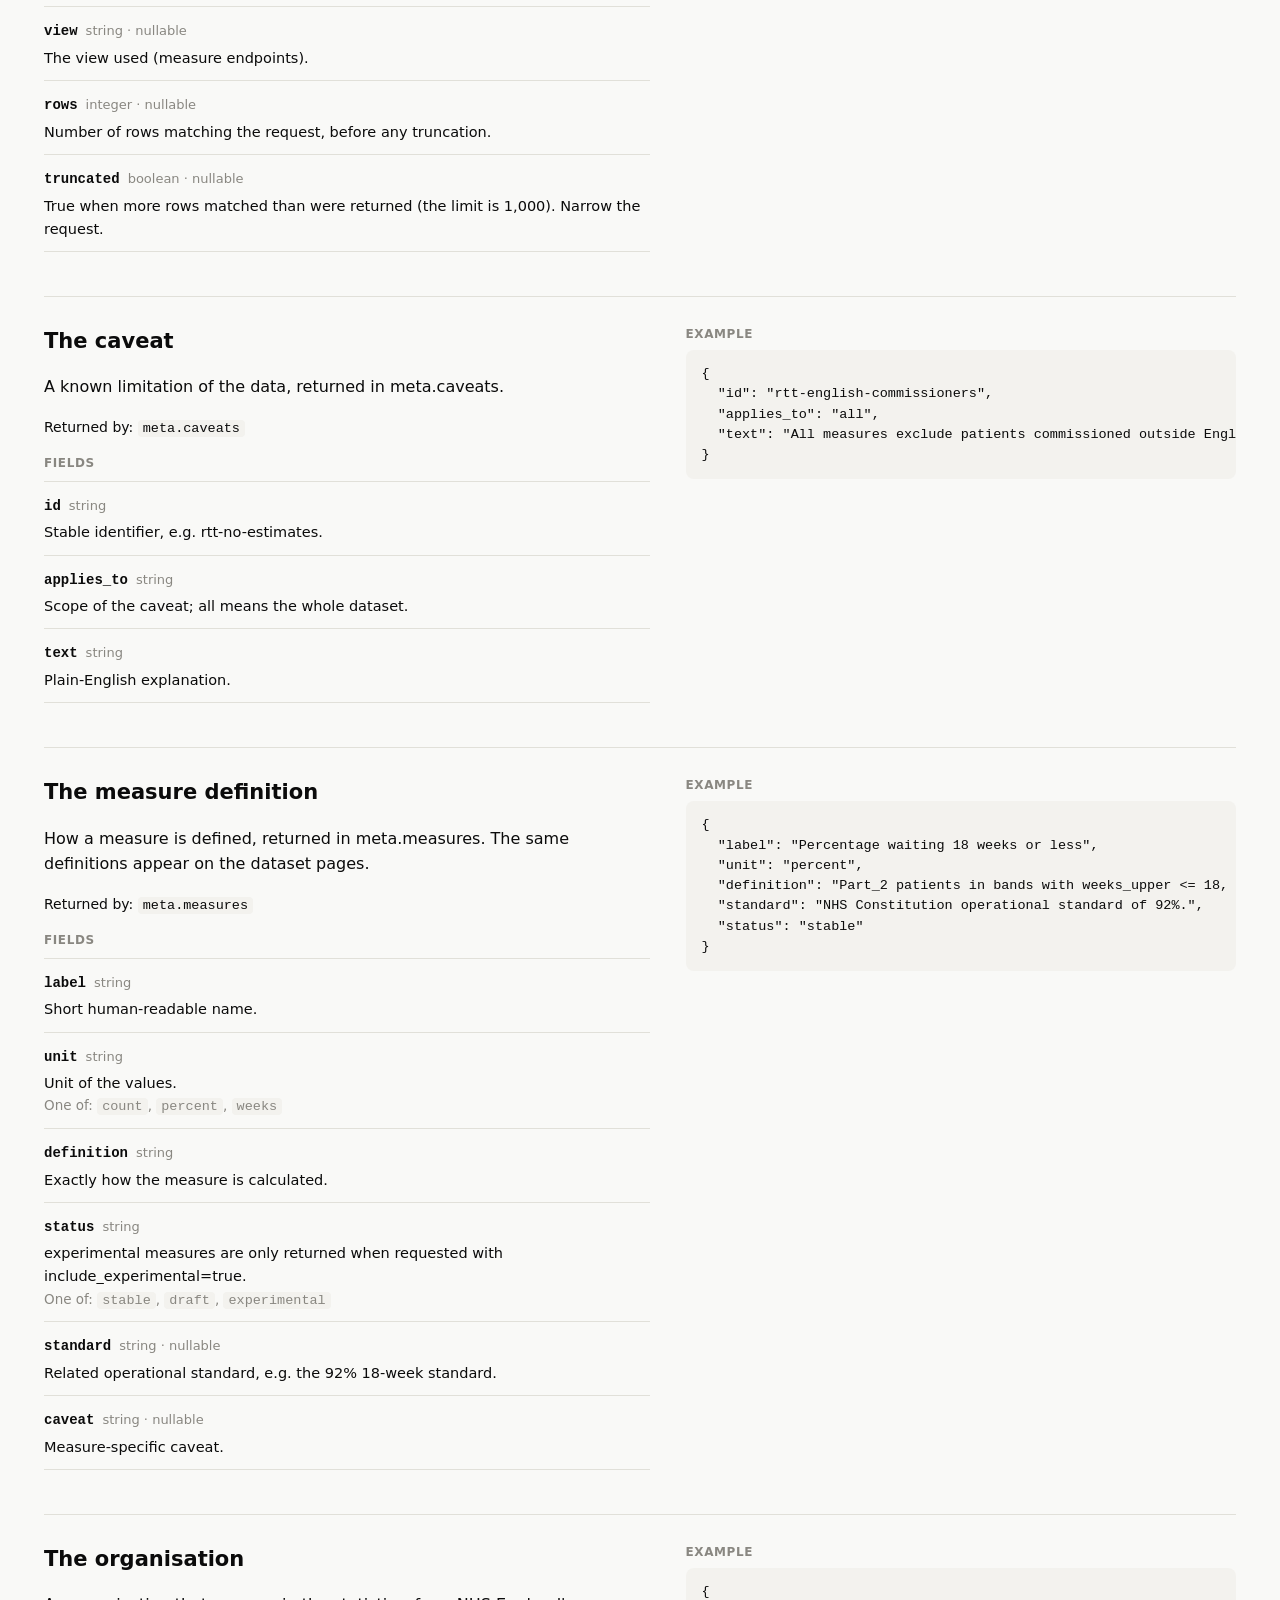
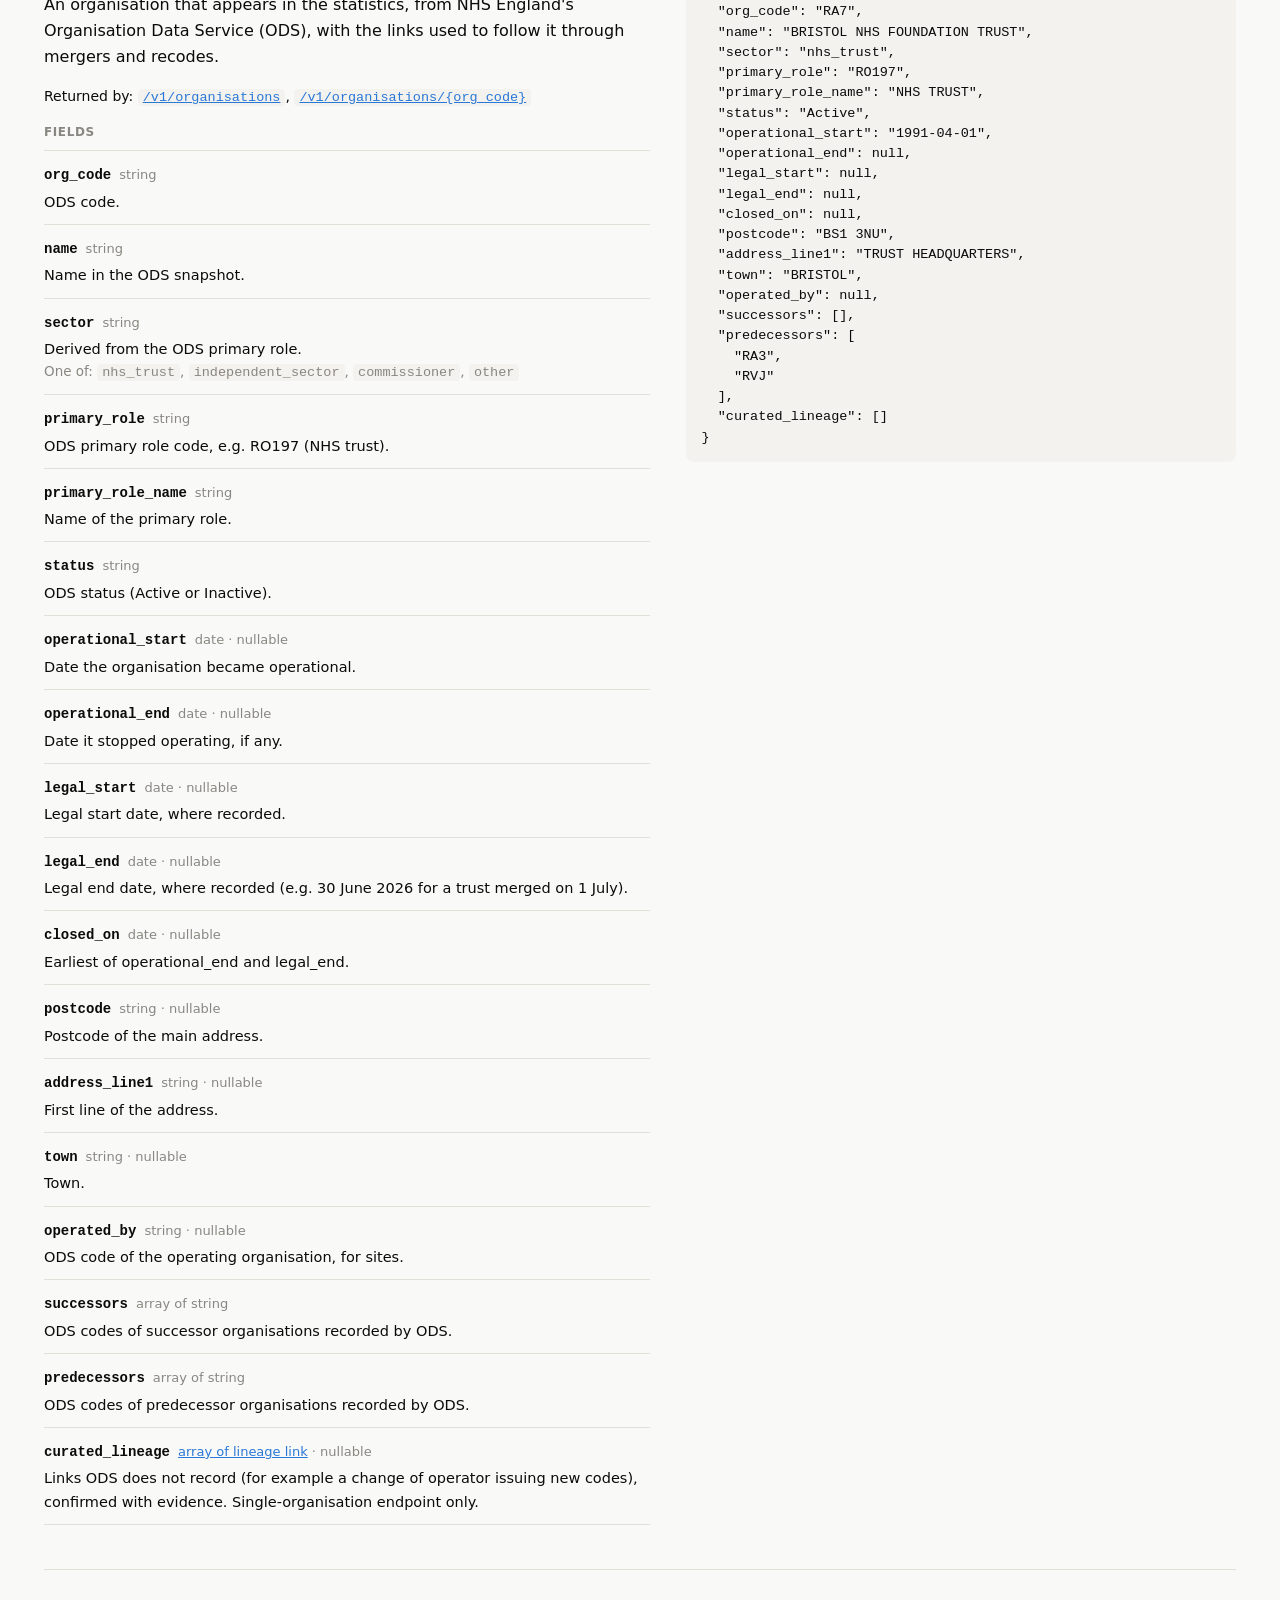
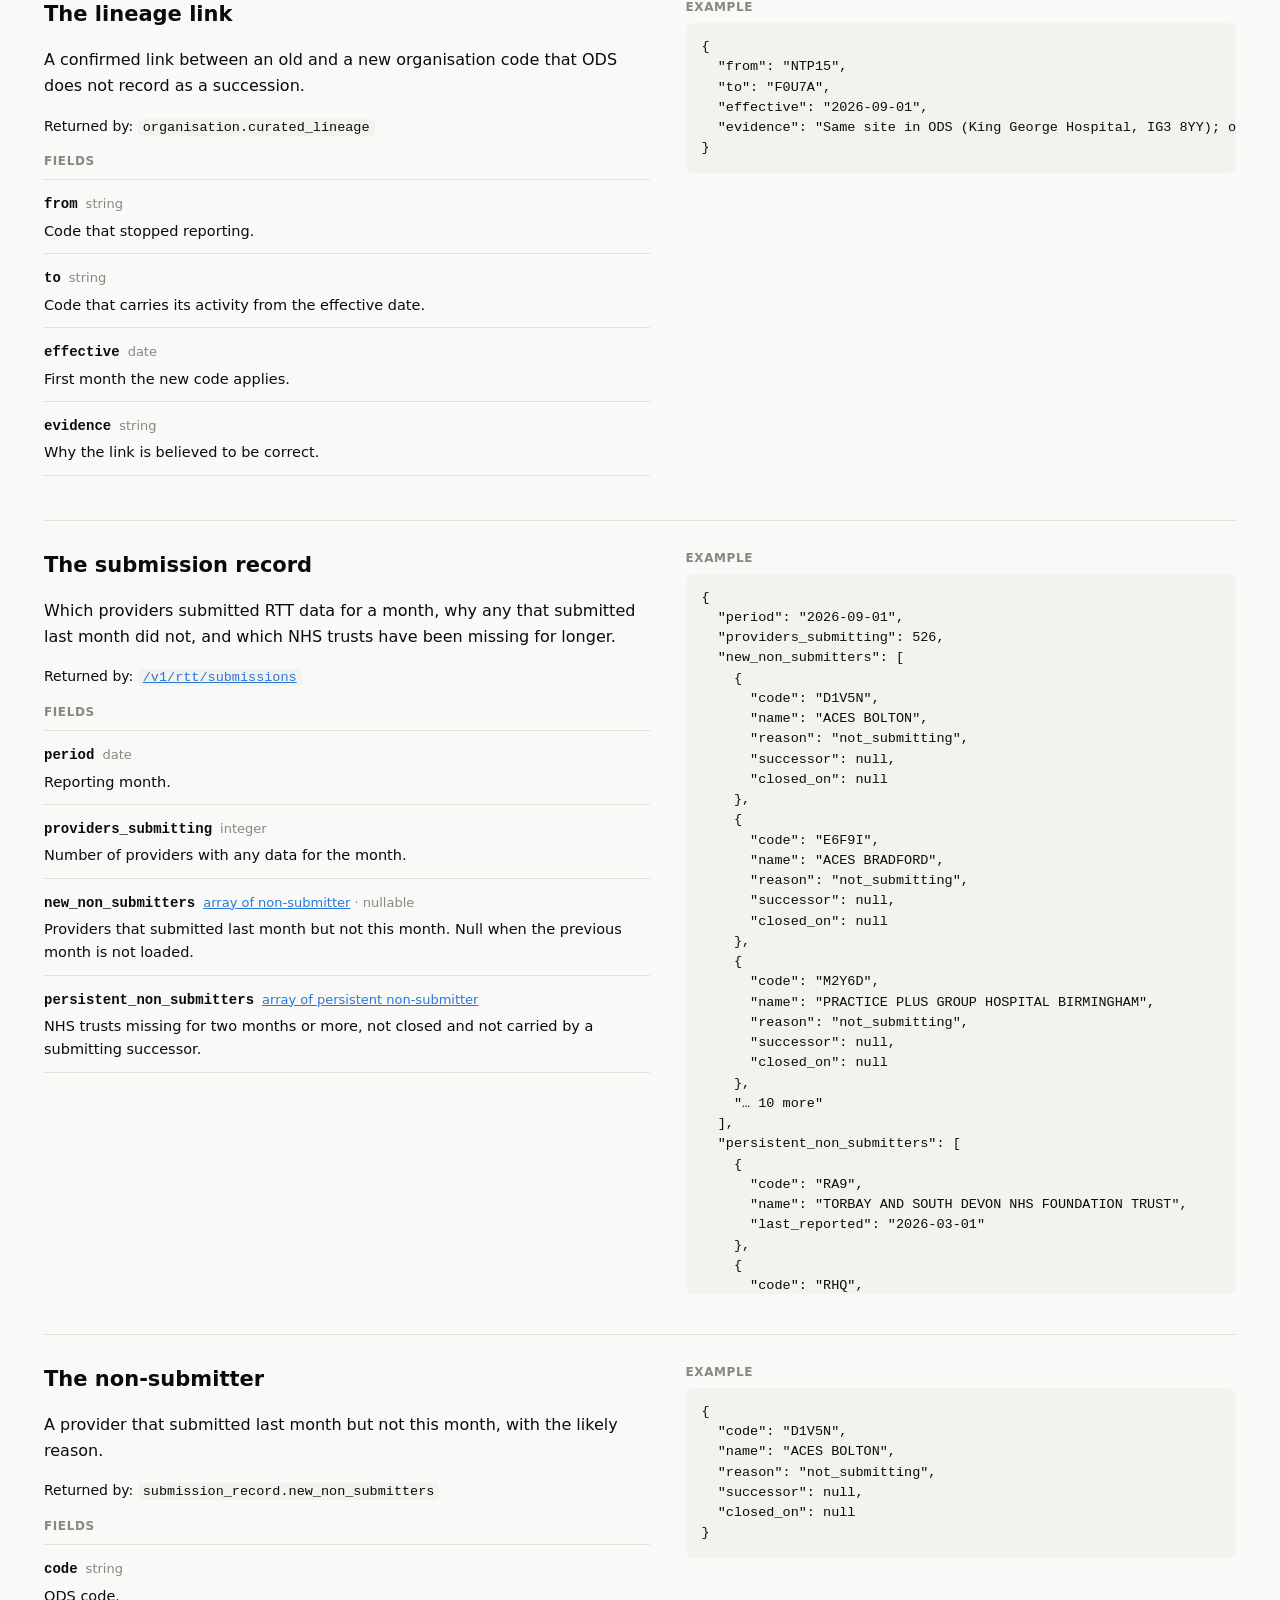
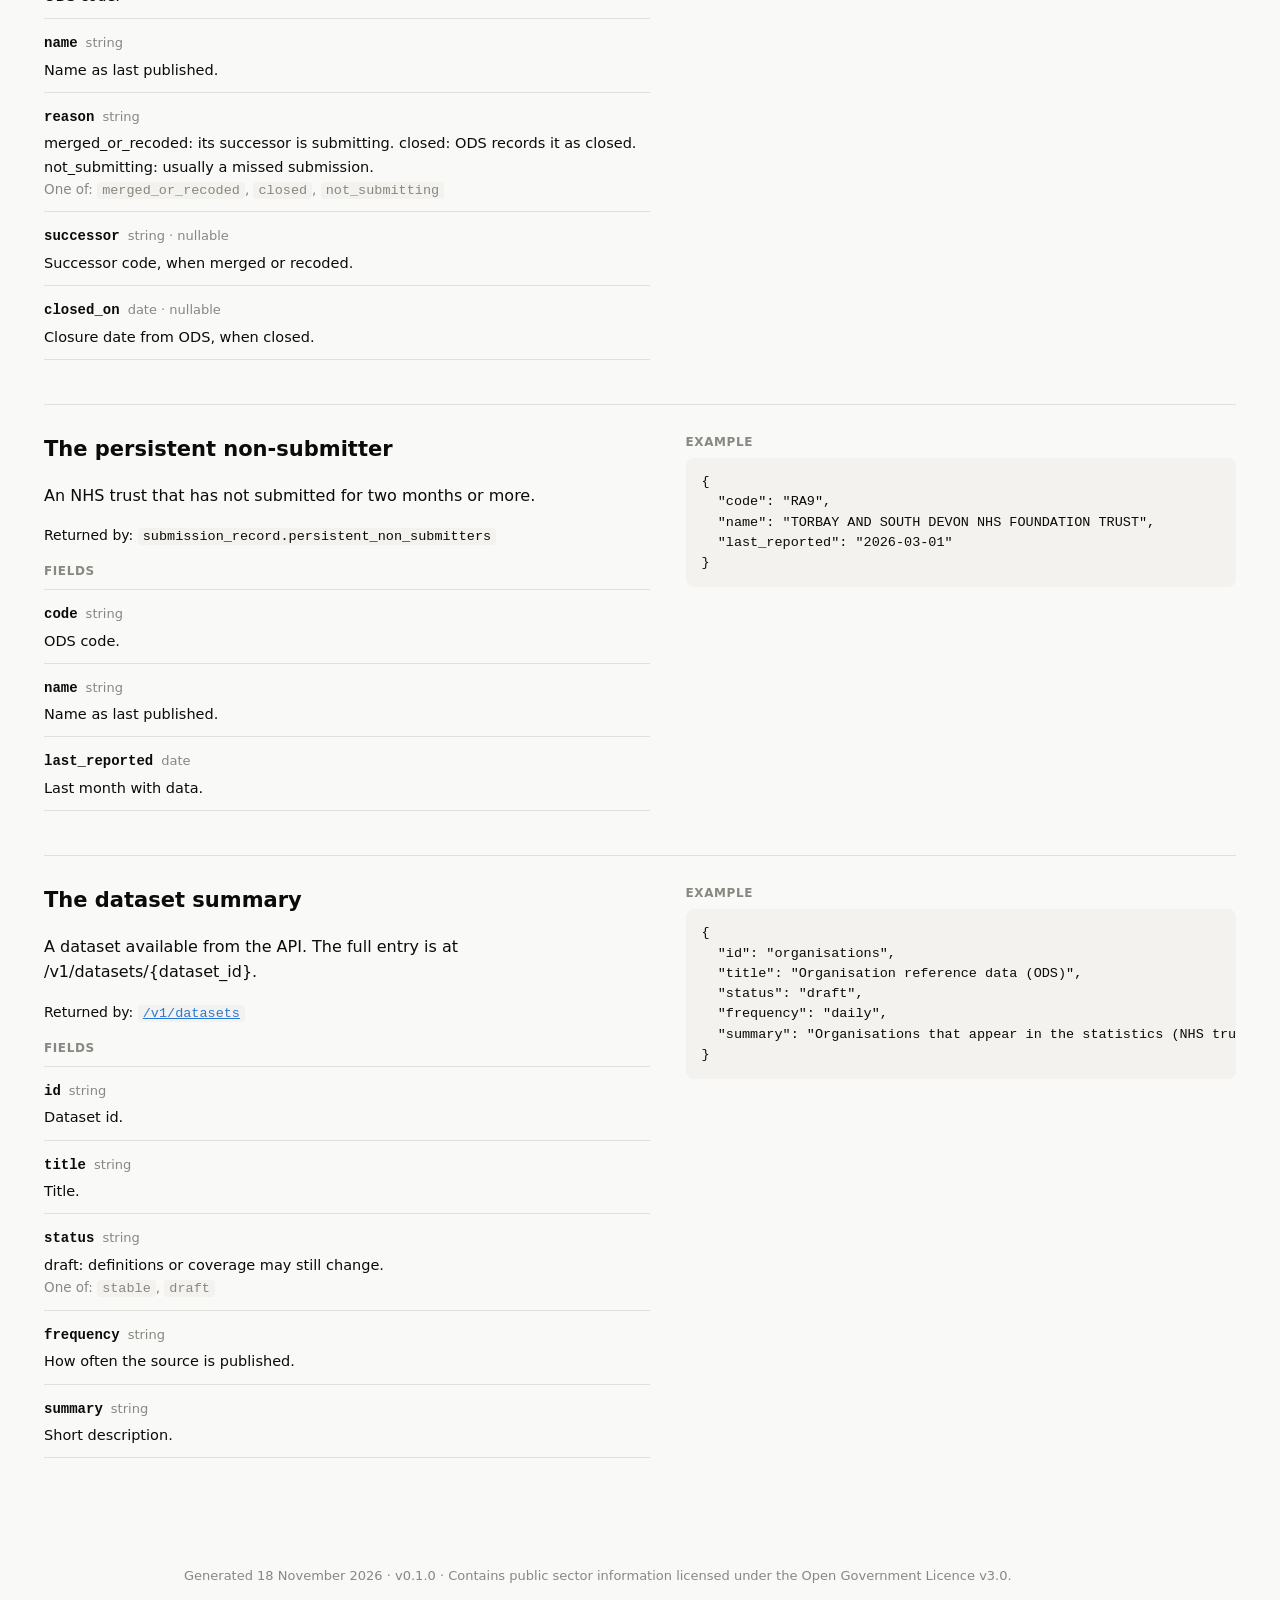
<file: site/api/objects.html>
<!doctype html>
<html lang="en"><head><meta charset="utf-8">
<meta name="viewport" content="width=device-width, initial-scale=1">
<title>Objects · secondthursday</title>
<meta name="description" content="Documentation for an API serving public NHS England statistics with definitions, sources and caveats.">
<link rel="stylesheet" href="assets/docs.css"></head><body>
<header class="top"><div class="brand">secondthursday<small>docs</small></div>
<nav aria-label="Documentation"><a href="index.html">Overview</a><a href="reference.html">Endpoints</a><a href="objects.html" aria-current=page>Objects</a><a href="errors.html">Errors</a><a href="datasets.html">Datasets &amp; measures</a><a href="llms.txt">llms.txt</a></nav></header>
<main class=wide><h1>Objects</h1><p class=lede>The shapes the API returns. Each field lists its type and whether it can be null. Examples are real responses (long text shortened).</p><ul class=small><li><a href='#measure_row'>The measure row</a></li><li><a href='#meta'>The meta object</a></li><li><a href='#caveat'>The caveat</a></li><li><a href='#measure_definition'>The measure definition</a></li><li><a href='#organisation'>The organisation</a></li><li><a href='#lineage_link'>The lineage link</a></li><li><a href='#submission_record'>The submission record</a></li><li><a href='#non_submitter'>The non-submitter</a></li><li><a href='#persistent_non_submitter'>The persistent non-submitter</a></li><li><a href='#dataset_summary'>The dataset summary</a></li></ul><section class=split id='measure_row'><div><h2>The measure row</h2><p>One organisation (or area) in one month and one specialty, with the requested measures as columns. Which organisation a row describes depends on the view: a provider, an ICB&#x27;s providers, an ICB&#x27;s residents, or England.</p><p class=small>Returned by: <a href='reference.html#v1-rtt-metrics'><code>/v1/rtt/metrics</code></a></p><div class=label>Fields</div><div class=fields><div class=field id='field-period'><span class=fname>period</span><span class=ftype>date</span><p>Reporting month, as the first day of the month (ISO 8601).</p></div><div class=field id='field-org_code'><span class=fname>org_code</span><span class=ftype>string</span><p>ODS code of the organisation or area. ENG for England; NHSE for care commissioned directly by NHS England (population views).</p></div><div class=field id='field-org_name'><span class=fname>org_name</span><span class=ftype>string</span><p>Name as published for that month.</p></div><div class=field id='field-treatment_function_code'><span class=fname>treatment_function_code</span><span class=ftype>string</span><p>Specialty. C_999 is all specialties combined. Codes are listed on the RTT dataset page.</p></div><div class=field id='field-waiting_list_total'><span class=fname>waiting_list_total</span><span class=ftype>integer</span><p><strong>Total waiting list (incomplete pathways).</strong> Patients waiting to start treatment at month end. Sum of Part_2 across all weekly bands.</p></div><div class=field id='field-waiting_list_dta'><span class=fname>waiting_list_dta</span><span class=ftype>integer</span><p><strong>Waiting with a decision to admit.</strong> Incomplete pathways where a decision to admit for treatment has been made (Part_2A).</p></div><div class=field id='field-pct_waiting_list_dta'><span class=fname>pct_waiting_list_dta</span><span class=ftype>number · nullable</span><p><strong>Share of the waiting list awaiting admission.</strong> waiting_list_dta / waiting_list_total x 100.</p></div><div class=field id='field-pct_within_18_weeks'><span class=fname>pct_within_18_weeks</span><span class=ftype>number · nullable</span><p><strong>Percentage waiting 18 weeks or less.</strong> Part_2 patients in bands with weeks_upper &lt;= 18, divided by waiting_list_total, x 100.</p></div><div class=field id='field-waiting_over_18_weeks'><span class=fname>waiting_over_18_weeks</span><span class=ftype>integer</span><p><strong>Waiting more than 18 weeks.</strong> Part_2 patients in bands with weeks_lower &gt;= 18.</p></div><div class=field id='field-waiting_over_52_weeks'><span class=fname>waiting_over_52_weeks</span><span class=ftype>integer</span><p><strong>Waiting more than 52 weeks.</strong> Part_2 patients in bands with weeks_lower &gt;= 52.</p></div><div class=field id='field-waiting_over_65_weeks'><span class=fname>waiting_over_65_weeks</span><span class=ftype>integer</span><p><strong>Waiting more than 65 weeks.</strong> Part_2 patients in bands with weeks_lower &gt;= 65.</p></div><div class=field id='field-waiting_over_78_weeks'><span class=fname>waiting_over_78_weeks</span><span class=ftype>integer</span><p><strong>Waiting more than 78 weeks.</strong> Part_2 patients in bands with weeks_lower &gt;= 78.</p></div><div class=field id='field-waiting_over_104_weeks'><span class=fname>waiting_over_104_weeks</span><span class=ftype>integer</span><p><strong>Waiting more than 104 weeks.</strong> Part_2 patients in the open-ended top band (more than 104 weeks).</p></div><div class=field id='field-median_wait_weeks'><span class=fname>median_wait_weeks</span><span class=ftype>number · nullable</span><p><strong>Median wait (weeks).</strong> 50th percentile of the Part_2 waiting-time distribution, by linear interpolation within the weekly band containing the median patient. Same method as NHS England (matched exactly for all providers and specialties, September 2026). Rounded to 1 decimal place.</p></div><div class=field id='field-p92_wait_weeks'><span class=fname>p92_wait_weeks</span><span class=ftype>number · nullable</span><p><strong>92nd percentile wait (weeks).</strong> 92nd percentile of the Part_2 waiting-time distribution, interpolated as for the median. If it falls in the open-ended top band, the band&#x27;s lower bound (104) is returned. Same method as NHS England (matched exactly, September 2026). Rounded to 1 decimal place.</p></div><div class=field id='field-approaching_52_weeks'><span class=fname>approaching_52_weeks</span><span class=ftype>integer</span><p><strong>Approaching 52 weeks.</strong> Part_2 patients waiting more than 40 and up to 52 weeks. Will exceed 52 weeks within 12 weeks unless treated or removed.</p></div><div class=field id='field-clock_starts'><span class=fname>clock_starts</span><span class=ftype>integer</span><p><strong>New RTT periods (clock starts).</strong> Pathways starting in the month (Part_3). Published as a total with no waiting-time split.</p></div><div class=field id='field-clock_stops_admitted'><span class=fname>clock_stops_admitted</span><span class=ftype>integer</span><p><strong>Completed pathways, admitted.</strong> Pathways ending with admission for treatment in the month (Part_1A), including unknown clock start.</p></div><div class=field id='field-clock_stops_non_admitted'><span class=fname>clock_stops_non_admitted</span><span class=ftype>integer</span><p><strong>Completed pathways, non-admitted.</strong> Pathways ending in the month without admission (Part_1B), including unknown clock start.</p></div><div class=field id='field-clock_stops_total'><span class=fname>clock_stops_total</span><span class=ftype>integer</span><p><strong>Completed pathways, total.</strong> clock_stops_admitted + clock_stops_non_admitted.</p></div><div class=field id='field-pct_completed_within_18_weeks_admitted'><span class=fname>pct_completed_within_18_weeks_admitted</span><span class=ftype>number · nullable</span><p><strong>Admitted pathways completed within 18 weeks.</strong> Part_1A patients in bands with weeks_upper &lt;= 18, divided by Part_1A with a known clock start, x 100.</p></div><div class=field id='field-pct_completed_within_18_weeks_non_admitted'><span class=fname>pct_completed_within_18_weeks_non_admitted</span><span class=ftype>number · nullable</span><p><strong>Non-admitted pathways completed within 18 weeks.</strong> As above for Part_1B.</p></div><div class=field id='field-median_wait_completed_admitted_weeks'><span class=fname>median_wait_completed_admitted_weeks</span><span class=ftype>number · nullable</span><p><strong>Median wait of admitted completed pathways (weeks).</strong> Median of the Part_1A distribution (known clock starts), interpolated within weekly bands.</p></div><div class=field id='field-median_wait_completed_non_admitted_weeks'><span class=fname>median_wait_completed_non_admitted_weeks</span><span class=ftype>number · nullable</span><p><strong>Median wait of non-admitted completed pathways (weeks).</strong> Median of the Part_1B distribution (known clock starts), interpolated within weekly bands.</p></div><div class=field id='field-waiting_list_change_mom'><span class=fname>waiting_list_change_mom</span><span class=ftype>integer · nullable</span><p><strong>Change in waiting list since previous month.</strong> waiting_list_total minus the previous month&#x27;s, as published. Null if the previous month is not loaded or the organisation/specialty does not appear in it. Null when the previous month is not available.</p></div><div class=field id='field-waiting_over_52_weeks_change_mom'><span class=fname>waiting_over_52_weeks_change_mom</span><span class=ftype>integer · nullable</span><p><strong>Change in 52+ week waiters since previous month.</strong> waiting_over_52_weeks minus the previous month&#x27;s, as published. Null when the previous month is not available.</p></div><div class=field id='field-waiting_list_change_mom_like_for_like'><span class=fname>waiting_list_change_mom_like_for_like</span><span class=ftype>integer · nullable</span><p><strong>Change in waiting list since previous month, like-for-like providers.</strong> Change in waiting_list_total counting only providers that submitted in both months. Null when the previous month is not available.</p></div><div class=field id='field-waiting_over_52_weeks_change_mom_like_for_like'><span class=fname>waiting_over_52_weeks_change_mom_like_for_like</span><span class=ftype>integer · nullable</span><p><strong>Change in 52+ week waiters since previous month, like-for-like providers.</strong> Change in waiting_over_52_weeks counting only providers that submitted in both months. Null when the previous month is not available.</p></div><div class=field id='field-unreported_removals'><span class=fname>unreported_removals</span><span class=ftype>integer · nullable</span><p><strong>Derived unreported completed pathways and removals.</strong> Previous month&#x27;s waiting list + clock_starts - clock_stops_total - this month&#x27;s waiting list, from published totals. Matches NHS England&#x27;s &quot;Derived unreported completed pathways and removals&quot; (without estimates). Null when the previous month is not available.</p></div><div class=field id='field-unreported_removals_like_for_like'><span class=fname>unreported_removals_like_for_like</span><span class=ftype>integer · nullable <span class='chip experimental'>experimental</span></span><p><strong>Derived unreported completed pathways and removals, like-for-like (experimental).</strong> Previous month&#x27;s waiting list + clock_starts - clock_stops_total - this month&#x27;s waiting list, counting only providers that submitted in both months. A positive value means the list fell by more than recorded treatment explains. Null when the previous month is not available.</p></div><div class=field id='field-providers_submitting'><span class=fname>providers_submitting</span><span class=ftype>integer</span><p><strong>Providers submitting.</strong> Number of providers with any rows in the group for the month.</p></div></div></div><div class=code><div class=label>Example</div><pre><code class="json">{
  &quot;period&quot;: &quot;2026-09-01&quot;,
  &quot;org_code&quot;: &quot;RJ1&quot;,
  &quot;org_name&quot;: &quot;GUY&#x27;S AND ST THOMAS&#x27; NHS FOUNDATION TRUST&quot;,
  &quot;treatment_function_code&quot;: &quot;C_999&quot;,
  &quot;waiting_list_total&quot;: 107437,
  &quot;waiting_list_dta&quot;: 22754,
  &quot;pct_waiting_list_dta&quot;: 21.2,
  &quot;pct_within_18_weeks&quot;: 67.3,
  &quot;waiting_over_18_weeks&quot;: 35112,
  &quot;waiting_over_52_weeks&quot;: 1063,
  &quot;waiting_over_65_weeks&quot;: 162,
  &quot;waiting_over_78_weeks&quot;: 69,
  &quot;waiting_over_104_weeks&quot;: 26,
  &quot;median_wait_weeks&quot;: 11.6,
  &quot;p92_wait_weeks&quot;: 36.2,
  &quot;approaching_52_weeks&quot;: 5380,
  &quot;clock_starts&quot;: 31295,
  &quot;clock_stops_admitted&quot;: 6213,
  &quot;clock_stops_non_admitted&quot;: 21138,
  &quot;clock_stops_total&quot;: 27351,
  &quot;pct_completed_within_18_weeks_admitted&quot;: 61.0,
  &quot;pct_completed_within_18_weeks_non_admitted&quot;: 69.7,
  &quot;median_wait_completed_admitted_weeks&quot;: 12.5,
  &quot;median_wait_completed_non_admitted_weeks&quot;: 10.7,
  &quot;waiting_list_change_mom&quot;: -1710,
  &quot;waiting_over_52_weeks_change_mom&quot;: 152,
  &quot;waiting_list_change_mom_like_for_like&quot;: -1710,
  &quot;waiting_over_52_weeks_change_mom_like_for_like&quot;: 152,
  &quot;unreported_removals&quot;: 5654,
  &quot;providers_submitting&quot;: 1
}</code></pre></div></section><section class=split id='meta'><div><h2>The meta object</h2><p>Returned with every successful response. It says where the data came from, how to cite it, what caveats apply, and defines every measure returned, so a response can be used on its own.</p><p class=small>Returned by: <code>all endpoints</code></p><div class=label>Fields</div><div class=fields><div class=field id='field-dataset'><span class=fname>dataset</span><span class=ftype>string</span><p>Dataset id, e.g. rtt or organisations.</p></div><div class=field id='field-title'><span class=fname>title</span><span class=ftype>string</span><p>Dataset title.</p></div><div class=field id='field-source_page'><span class=fname>source_page</span><span class=ftype>url</span><p>The publisher&#x27;s page for the source publication.</p></div><div class=field id='field-licence'><span class=fname>licence</span><span class=ftype>string</span><p>Licence of the source data (Open Government Licence v3.0).</p></div><div class=field id='field-attribution'><span class=fname>attribution</span><span class=ftype>string</span><p>Text to quote when citing the figures. Attribution is a condition of the licence.</p></div><div class=field id='field-caveats'><span class=fname>caveats</span><span class=ftype><a href='objects.html#caveat'>array of caveat</a></span><p>Known limitations that apply to the dataset. Pass them on with the figures.</p></div><div class=field id='field-measures'><span class=fname>measures</span><span class=ftype><a href='objects.html#measure_definition'>map of measure definition</a> · nullable</span><p>Definitions of the measures in this response, keyed by measure id. Present on measure endpoints.</p></div><div class=field id='field-view'><span class=fname>view</span><span class=ftype>string · nullable</span><p>The view used (measure endpoints).</p></div><div class=field id='field-rows'><span class=fname>rows</span><span class=ftype>integer · nullable</span><p>Number of rows matching the request, before any truncation.</p></div><div class=field id='field-truncated'><span class=fname>truncated</span><span class=ftype>boolean · nullable</span><p>True when more rows matched than were returned (the limit is 1,000). Narrow the request.</p></div></div></div><div class=code><div class=label>Example</div><pre><code class="json">{
  &quot;dataset&quot;: &quot;rtt&quot;,
  &quot;title&quot;: &quot;Consultant-led Referral to Treatment (RTT) Waiting Times&quot;,
  &quot;source_page&quot;: &quot;https://www.england.nhs.uk/statistics/statistical-work-areas/rtt-waiting-times/&quot;,
  &quot;licence&quot;: &quot;Open Government Licence v3.0&quot;,
  &quot;attribution&quot;: &quot;Source: NHS England, Consultant-led Referral to Treatment Waiting Times. Contains public sector information licensed under the Open Government Licence v3.0.&quot;,
  &quot;caveats&quot;: [
    {
      &quot;id&quot;: &quot;rtt-english-commissioners&quot;,
      &quot;applies_to&quot;: &quot;all&quot;,
      &quot;text&quot;: &quot;All measures exclude patients commissioned outside England (commissioner code NONC: Wales, Scotland, Northern Ireland, overseas), matching NHS England&#x27;s publ…&quot;
    },
    &quot;… 5 more&quot;
  ],
  &quot;measures&quot;: {
    &quot;waiting_list_total&quot;: {
      &quot;label&quot;: &quot;Total waiting list (incomplete pathways)&quot;,
      &quot;unit&quot;: &quot;count&quot;,
      &quot;definition&quot;: &quot;Patients waiting to start treatment at month end. Sum of Part_2 across all weekly bands.&quot;,
      &quot;caveat&quot;: &quot;Sum of submitted data only. NHS England&#x27;s national headline may include estimates for organisations that did not submit, so it can be higher.\n&quot;,
      &quot;status&quot;: &quot;stable&quot;
    },
    &quot;…&quot;: &quot;1 more measure definitions&quot;
  },
  &quot;view&quot;: &quot;provider&quot;,
  &quot;rows&quot;: 1,
  &quot;truncated&quot;: false
}</code></pre></div></section><section class=split id='caveat'><div><h2>The caveat</h2><p>A known limitation of the data, returned in meta.caveats.</p><p class=small>Returned by: <code>meta.caveats</code></p><div class=label>Fields</div><div class=fields><div class=field id='field-id'><span class=fname>id</span><span class=ftype>string</span><p>Stable identifier, e.g. rtt-no-estimates.</p></div><div class=field id='field-applies_to'><span class=fname>applies_to</span><span class=ftype>string</span><p>Scope of the caveat; all means the whole dataset.</p></div><div class=field id='field-text'><span class=fname>text</span><span class=ftype>string</span><p>Plain-English explanation.</p></div></div></div><div class=code><div class=label>Example</div><pre><code class="json">{
  &quot;id&quot;: &quot;rtt-english-commissioners&quot;,
  &quot;applies_to&quot;: &quot;all&quot;,
  &quot;text&quot;: &quot;All measures exclude patients commissioned outside England (commissioner code NONC: Wales, Scotland, Northern Ireland, overseas), matching NHS England&#x27;s publ…&quot;
}</code></pre></div></section><section class=split id='measure_definition'><div><h2>The measure definition</h2><p>How a measure is defined, returned in meta.measures. The same definitions appear on the dataset pages.</p><p class=small>Returned by: <code>meta.measures</code></p><div class=label>Fields</div><div class=fields><div class=field id='field-label'><span class=fname>label</span><span class=ftype>string</span><p>Short human-readable name.</p></div><div class=field id='field-unit'><span class=fname>unit</span><span class=ftype>string</span><p>Unit of the values.</p><div class=muted>One of: <code>count</code>, <code>percent</code>, <code>weeks</code></div></div><div class=field id='field-definition'><span class=fname>definition</span><span class=ftype>string</span><p>Exactly how the measure is calculated.</p></div><div class=field id='field-status'><span class=fname>status</span><span class=ftype>string</span><p>experimental measures are only returned when requested with include_experimental=true.</p><div class=muted>One of: <code>stable</code>, <code>draft</code>, <code>experimental</code></div></div><div class=field id='field-standard'><span class=fname>standard</span><span class=ftype>string · nullable</span><p>Related operational standard, e.g. the 92% 18-week standard.</p></div><div class=field id='field-caveat'><span class=fname>caveat</span><span class=ftype>string · nullable</span><p>Measure-specific caveat.</p></div></div></div><div class=code><div class=label>Example</div><pre><code class="json">{
  &quot;label&quot;: &quot;Percentage waiting 18 weeks or less&quot;,
  &quot;unit&quot;: &quot;percent&quot;,
  &quot;definition&quot;: &quot;Part_2 patients in bands with weeks_upper &lt;= 18, divided by waiting_list_total, x 100.&quot;,
  &quot;standard&quot;: &quot;NHS Constitution operational standard of 92%.&quot;,
  &quot;status&quot;: &quot;stable&quot;
}</code></pre></div></section><section class=split id='organisation'><div><h2>The organisation</h2><p>An organisation that appears in the statistics, from NHS England&#x27;s Organisation Data Service (ODS), with the links used to follow it through mergers and recodes.</p><p class=small>Returned by: <a href='reference.html#v1-organisations'><code>/v1/organisations</code></a>, <a href='reference.html#v1-organisations-org_code'><code>/v1/organisations/{org_code}</code></a></p><div class=label>Fields</div><div class=fields><div class=field id='field-org_code'><span class=fname>org_code</span><span class=ftype>string</span><p>ODS code.</p></div><div class=field id='field-name'><span class=fname>name</span><span class=ftype>string</span><p>Name in the ODS snapshot.</p></div><div class=field id='field-sector'><span class=fname>sector</span><span class=ftype>string</span><p>Derived from the ODS primary role.</p><div class=muted>One of: <code>nhs_trust</code>, <code>independent_sector</code>, <code>commissioner</code>, <code>other</code></div></div><div class=field id='field-primary_role'><span class=fname>primary_role</span><span class=ftype>string</span><p>ODS primary role code, e.g. RO197 (NHS trust).</p></div><div class=field id='field-primary_role_name'><span class=fname>primary_role_name</span><span class=ftype>string</span><p>Name of the primary role.</p></div><div class=field id='field-status'><span class=fname>status</span><span class=ftype>string</span><p>ODS status (Active or Inactive).</p></div><div class=field id='field-operational_start'><span class=fname>operational_start</span><span class=ftype>date · nullable</span><p>Date the organisation became operational.</p></div><div class=field id='field-operational_end'><span class=fname>operational_end</span><span class=ftype>date · nullable</span><p>Date it stopped operating, if any.</p></div><div class=field id='field-legal_start'><span class=fname>legal_start</span><span class=ftype>date · nullable</span><p>Legal start date, where recorded.</p></div><div class=field id='field-legal_end'><span class=fname>legal_end</span><span class=ftype>date · nullable</span><p>Legal end date, where recorded (e.g. 30 June 2026 for a trust merged on 1 July).</p></div><div class=field id='field-closed_on'><span class=fname>closed_on</span><span class=ftype>date · nullable</span><p>Earliest of operational_end and legal_end.</p></div><div class=field id='field-postcode'><span class=fname>postcode</span><span class=ftype>string · nullable</span><p>Postcode of the main address.</p></div><div class=field id='field-address_line1'><span class=fname>address_line1</span><span class=ftype>string · nullable</span><p>First line of the address.</p></div><div class=field id='field-town'><span class=fname>town</span><span class=ftype>string · nullable</span><p>Town.</p></div><div class=field id='field-operated_by'><span class=fname>operated_by</span><span class=ftype>string · nullable</span><p>ODS code of the operating organisation, for sites.</p></div><div class=field id='field-successors'><span class=fname>successors</span><span class=ftype>array of string</span><p>ODS codes of successor organisations recorded by ODS.</p></div><div class=field id='field-predecessors'><span class=fname>predecessors</span><span class=ftype>array of string</span><p>ODS codes of predecessor organisations recorded by ODS.</p></div><div class=field id='field-curated_lineage'><span class=fname>curated_lineage</span><span class=ftype><a href='objects.html#lineage_link'>array of lineage link</a> · nullable</span><p>Links ODS does not record (for example a change of operator issuing new codes), confirmed with evidence. Single-organisation endpoint only.</p></div></div></div><div class=code><div class=label>Example</div><pre><code class="json">{
  &quot;org_code&quot;: &quot;RA7&quot;,
  &quot;name&quot;: &quot;BRISTOL NHS FOUNDATION TRUST&quot;,
  &quot;sector&quot;: &quot;nhs_trust&quot;,
  &quot;primary_role&quot;: &quot;RO197&quot;,
  &quot;primary_role_name&quot;: &quot;NHS TRUST&quot;,
  &quot;status&quot;: &quot;Active&quot;,
  &quot;operational_start&quot;: &quot;1991-04-01&quot;,
  &quot;operational_end&quot;: null,
  &quot;legal_start&quot;: null,
  &quot;legal_end&quot;: null,
  &quot;closed_on&quot;: null,
  &quot;postcode&quot;: &quot;BS1 3NU&quot;,
  &quot;address_line1&quot;: &quot;TRUST HEADQUARTERS&quot;,
  &quot;town&quot;: &quot;BRISTOL&quot;,
  &quot;operated_by&quot;: null,
  &quot;successors&quot;: [],
  &quot;predecessors&quot;: [
    &quot;RA3&quot;,
    &quot;RVJ&quot;
  ],
  &quot;curated_lineage&quot;: []
}</code></pre></div></section><section class=split id='lineage_link'><div><h2>The lineage link</h2><p>A confirmed link between an old and a new organisation code that ODS does not record as a succession.</p><p class=small>Returned by: <code>organisation.curated_lineage</code></p><div class=label>Fields</div><div class=fields><div class=field id='field-from'><span class=fname>from</span><span class=ftype>string</span><p>Code that stopped reporting.</p></div><div class=field id='field-to'><span class=fname>to</span><span class=ftype>string</span><p>Code that carries its activity from the effective date.</p></div><div class=field id='field-effective'><span class=fname>effective</span><span class=ftype>date</span><p>First month the new code applies.</p></div><div class=field id='field-evidence'><span class=fname>evidence</span><span class=ftype>string</span><p>Why the link is believed to be correct.</p></div></div></div><div class=code><div class=label>Example</div><pre><code class="json">{
  &quot;from&quot;: &quot;NTP15&quot;,
  &quot;to&quot;: &quot;F0U7A&quot;,
  &quot;effective&quot;: &quot;2026-09-01&quot;,
  &quot;evidence&quot;: &quot;Same site in ODS (King George Hospital, IG3 8YY); operator changed from Practice Plus Group (NTP) to N1Y5A. Old code last reports August 2026, new code first…&quot;
}</code></pre></div></section><section class=split id='submission_record'><div><h2>The submission record</h2><p>Which providers submitted RTT data for a month, why any that submitted last month did not, and which NHS trusts have been missing for longer.</p><p class=small>Returned by: <a href='reference.html#v1-rtt-submissions'><code>/v1/rtt/submissions</code></a></p><div class=label>Fields</div><div class=fields><div class=field id='field-period'><span class=fname>period</span><span class=ftype>date</span><p>Reporting month.</p></div><div class=field id='field-providers_submitting'><span class=fname>providers_submitting</span><span class=ftype>integer</span><p>Number of providers with any data for the month.</p></div><div class=field id='field-new_non_submitters'><span class=fname>new_non_submitters</span><span class=ftype><a href='objects.html#non_submitter'>array of non-submitter</a> · nullable</span><p>Providers that submitted last month but not this month. Null when the previous month is not loaded.</p></div><div class=field id='field-persistent_non_submitters'><span class=fname>persistent_non_submitters</span><span class=ftype><a href='objects.html#persistent_non_submitter'>array of persistent non-submitter</a></span><p>NHS trusts missing for two months or more, not closed and not carried by a submitting successor.</p></div></div></div><div class=code><div class=label>Example</div><pre><code class="json">{
  &quot;period&quot;: &quot;2026-09-01&quot;,
  &quot;providers_submitting&quot;: 526,
  &quot;new_non_submitters&quot;: [
    {
      &quot;code&quot;: &quot;D1V5N&quot;,
      &quot;name&quot;: &quot;ACES BOLTON&quot;,
      &quot;reason&quot;: &quot;not_submitting&quot;,
      &quot;successor&quot;: null,
      &quot;closed_on&quot;: null
    },
    {
      &quot;code&quot;: &quot;E6F9I&quot;,
      &quot;name&quot;: &quot;ACES BRADFORD&quot;,
      &quot;reason&quot;: &quot;not_submitting&quot;,
      &quot;successor&quot;: null,
      &quot;closed_on&quot;: null
    },
    {
      &quot;code&quot;: &quot;M2Y6D&quot;,
      &quot;name&quot;: &quot;PRACTICE PLUS GROUP HOSPITAL BIRMINGHAM&quot;,
      &quot;reason&quot;: &quot;not_submitting&quot;,
      &quot;successor&quot;: null,
      &quot;closed_on&quot;: null
    },
    &quot;… 10 more&quot;
  ],
  &quot;persistent_non_submitters&quot;: [
    {
      &quot;code&quot;: &quot;RA9&quot;,
      &quot;name&quot;: &quot;TORBAY AND SOUTH DEVON NHS FOUNDATION TRUST&quot;,
      &quot;last_reported&quot;: &quot;2026-03-01&quot;
    },
    {
      &quot;code&quot;: &quot;RHQ&quot;,
      &quot;name&quot;: &quot;SHEFFIELD TEACHING HOSPITALS NHS FOUNDATION TRUST&quot;,
      &quot;last_reported&quot;: &quot;2025-06-01&quot;
    },
    {
      &quot;code&quot;: &quot;RK9&quot;,
      &quot;name&quot;: &quot;UNIVERSITY HOSPITALS PLYMOUTH NHS TRUST&quot;,
      &quot;last_reported&quot;: &quot;2026-06-01&quot;
    },
    &quot;… 3 more&quot;
  ]
}</code></pre></div></section><section class=split id='non_submitter'><div><h2>The non-submitter</h2><p>A provider that submitted last month but not this month, with the likely reason.</p><p class=small>Returned by: <code>submission_record.new_non_submitters</code></p><div class=label>Fields</div><div class=fields><div class=field id='field-code'><span class=fname>code</span><span class=ftype>string</span><p>ODS code.</p></div><div class=field id='field-name'><span class=fname>name</span><span class=ftype>string</span><p>Name as last published.</p></div><div class=field id='field-reason'><span class=fname>reason</span><span class=ftype>string</span><p>merged_or_recoded: its successor is submitting. closed: ODS records it as closed. not_submitting: usually a missed submission.</p><div class=muted>One of: <code>merged_or_recoded</code>, <code>closed</code>, <code>not_submitting</code></div></div><div class=field id='field-successor'><span class=fname>successor</span><span class=ftype>string · nullable</span><p>Successor code, when merged or recoded.</p></div><div class=field id='field-closed_on'><span class=fname>closed_on</span><span class=ftype>date · nullable</span><p>Closure date from ODS, when closed.</p></div></div></div><div class=code><div class=label>Example</div><pre><code class="json">{
  &quot;code&quot;: &quot;D1V5N&quot;,
  &quot;name&quot;: &quot;ACES BOLTON&quot;,
  &quot;reason&quot;: &quot;not_submitting&quot;,
  &quot;successor&quot;: null,
  &quot;closed_on&quot;: null
}</code></pre></div></section><section class=split id='persistent_non_submitter'><div><h2>The persistent non-submitter</h2><p>An NHS trust that has not submitted for two months or more.</p><p class=small>Returned by: <code>submission_record.persistent_non_submitters</code></p><div class=label>Fields</div><div class=fields><div class=field id='field-code'><span class=fname>code</span><span class=ftype>string</span><p>ODS code.</p></div><div class=field id='field-name'><span class=fname>name</span><span class=ftype>string</span><p>Name as last published.</p></div><div class=field id='field-last_reported'><span class=fname>last_reported</span><span class=ftype>date</span><p>Last month with data.</p></div></div></div><div class=code><div class=label>Example</div><pre><code class="json">{
  &quot;code&quot;: &quot;RA9&quot;,
  &quot;name&quot;: &quot;TORBAY AND SOUTH DEVON NHS FOUNDATION TRUST&quot;,
  &quot;last_reported&quot;: &quot;2026-03-01&quot;
}</code></pre></div></section><section class=split id='dataset_summary'><div><h2>The dataset summary</h2><p>A dataset available from the API. The full entry is at /v1/datasets/{dataset_id}.</p><p class=small>Returned by: <a href='reference.html#v1-datasets'><code>/v1/datasets</code></a></p><div class=label>Fields</div><div class=fields><div class=field id='field-id'><span class=fname>id</span><span class=ftype>string</span><p>Dataset id.</p></div><div class=field id='field-title'><span class=fname>title</span><span class=ftype>string</span><p>Title.</p></div><div class=field id='field-status'><span class=fname>status</span><span class=ftype>string</span><p>draft: definitions or coverage may still change.</p><div class=muted>One of: <code>stable</code>, <code>draft</code></div></div><div class=field id='field-frequency'><span class=fname>frequency</span><span class=ftype>string</span><p>How often the source is published.</p></div><div class=field id='field-summary'><span class=fname>summary</span><span class=ftype>string</span><p>Short description.</p></div></div></div><div class=code><div class=label>Example</div><pre><code class="json">{
  &quot;id&quot;: &quot;organisations&quot;,
  &quot;title&quot;: &quot;Organisation reference data (ODS)&quot;,
  &quot;status&quot;: &quot;draft&quot;,
  &quot;frequency&quot;: &quot;daily&quot;,
  &quot;summary&quot;: &quot;Organisations that appear in the statistics (NHS trusts, independent sector providers, commissioners), with role, sector, address, operating dates, operator …&quot;
}</code></pre></div></section></main>
<footer>Generated 18 November 2026 · v0.1.0 · Contains public sector
information licensed under the Open Government Licence v3.0.</footer>
</body></html>
</file>
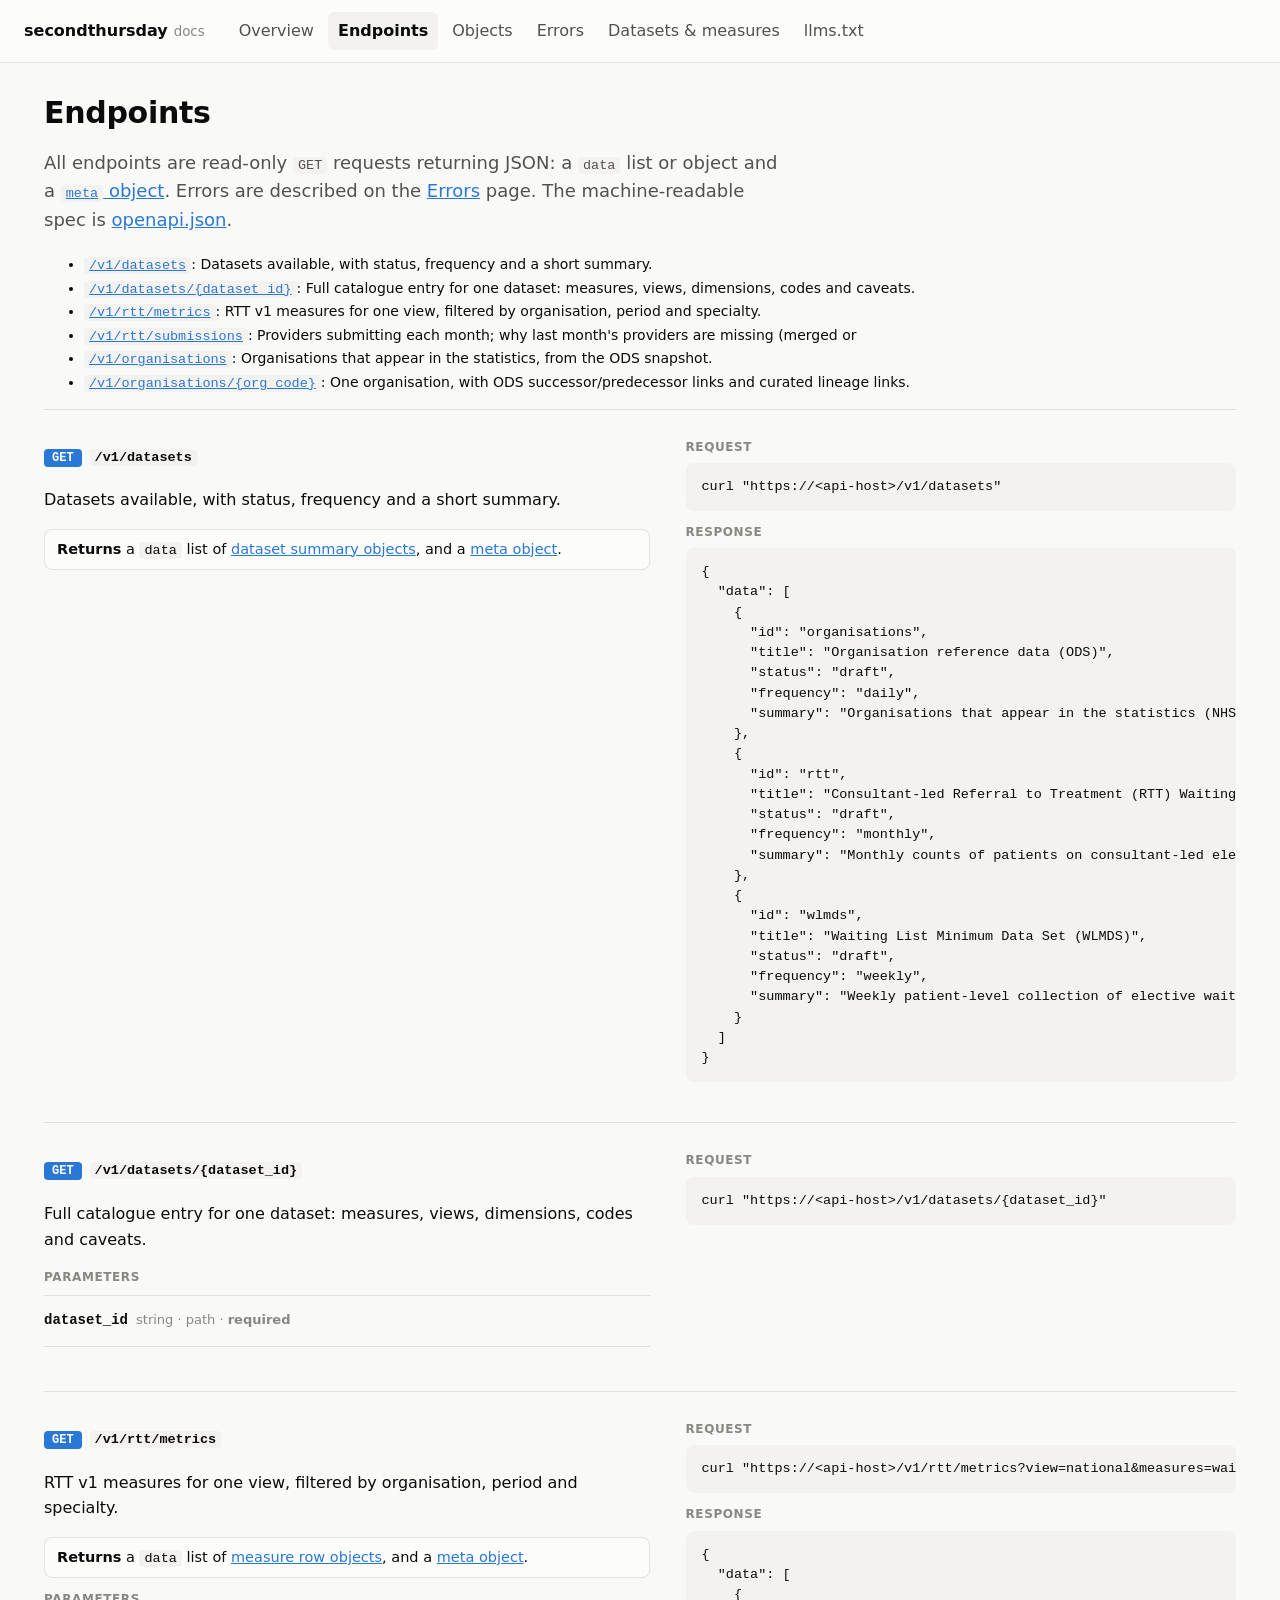
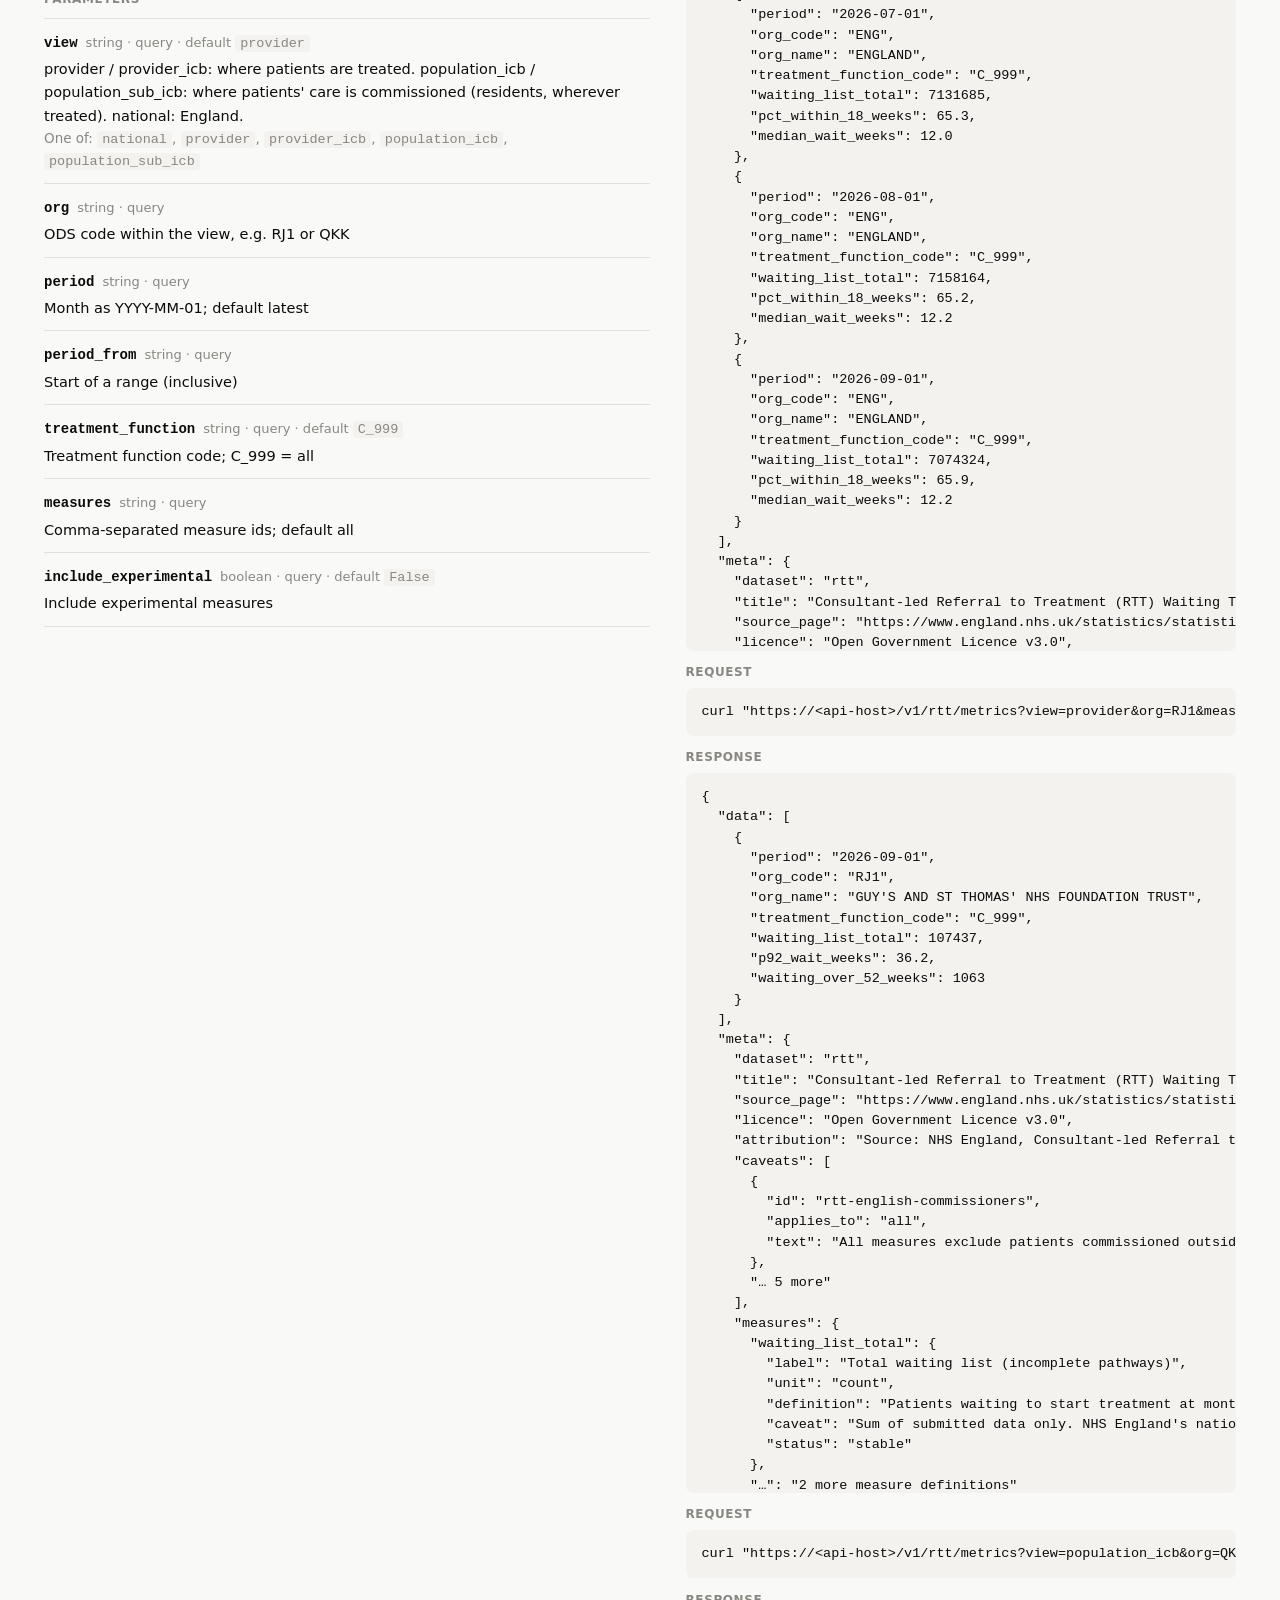
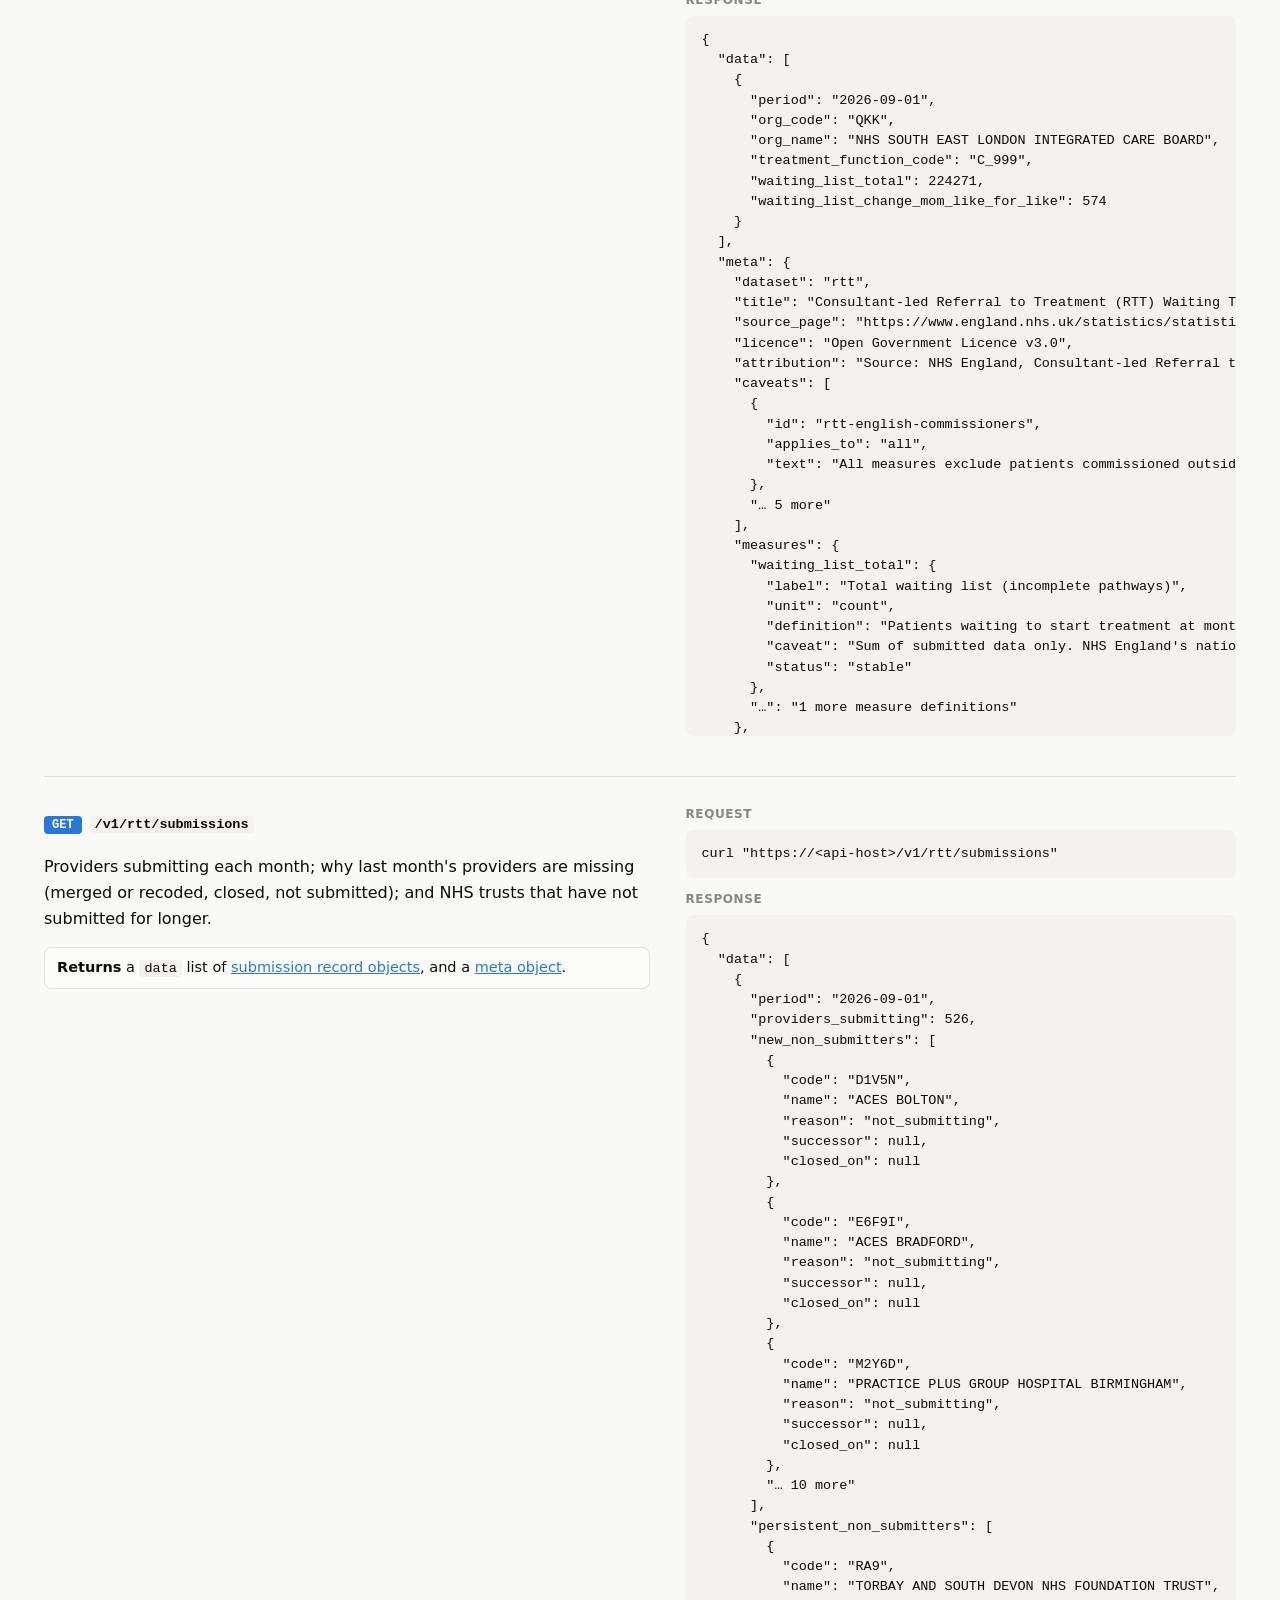
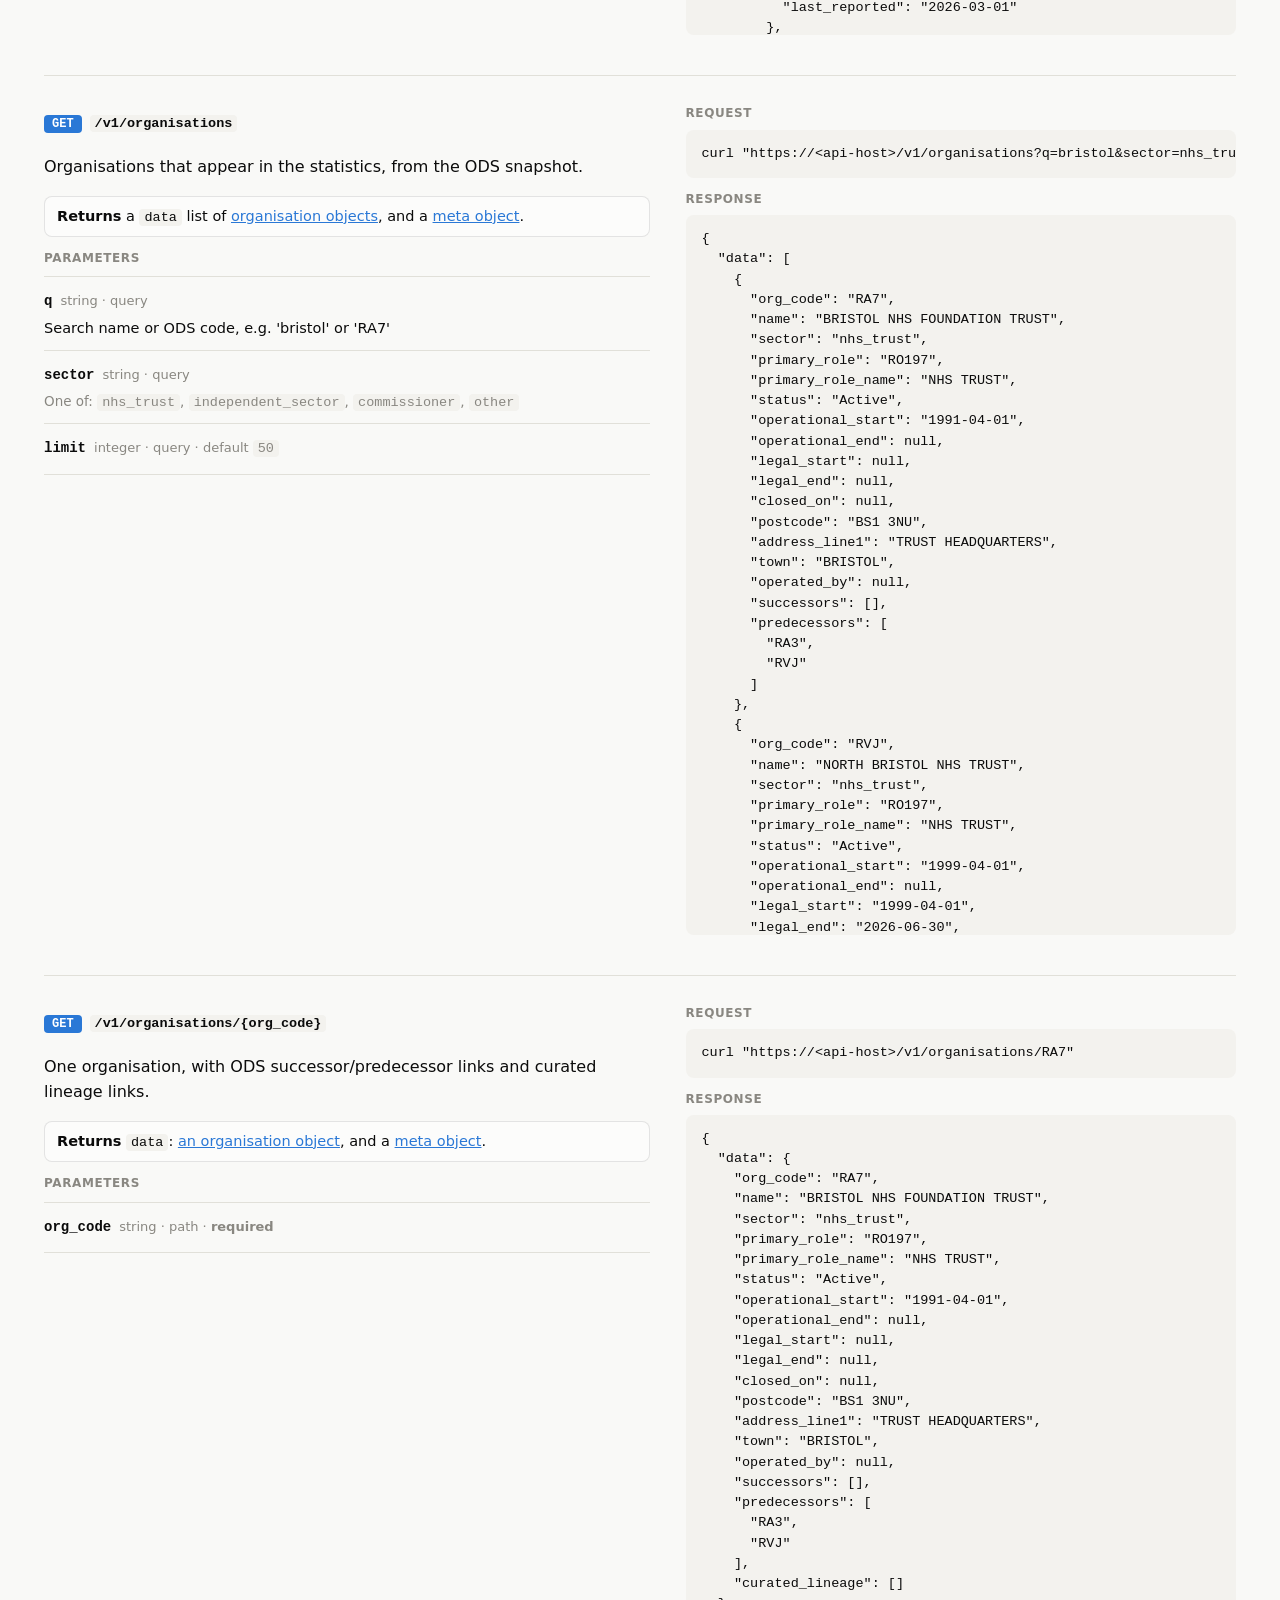
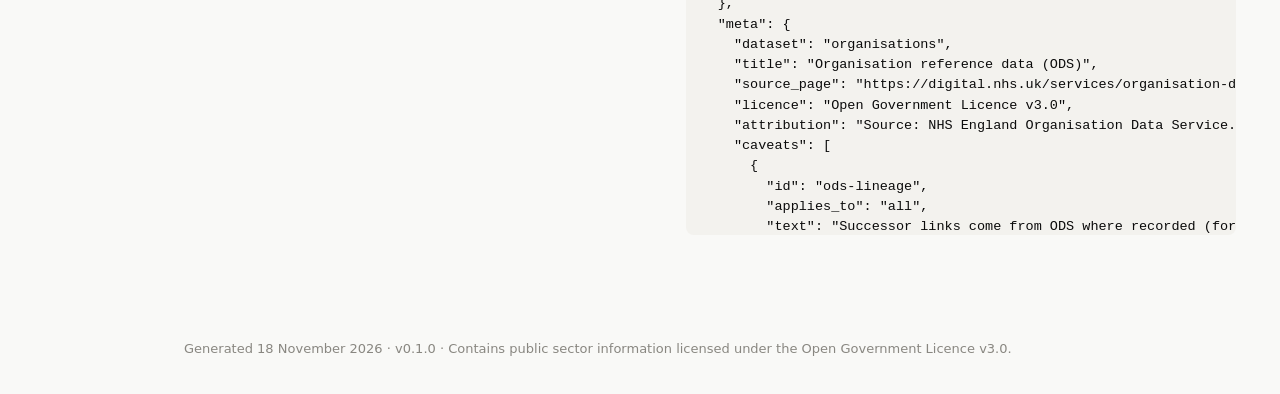
<file: site/api/reference.html>
<!doctype html>
<html lang="en"><head><meta charset="utf-8">
<meta name="viewport" content="width=device-width, initial-scale=1">
<title>Endpoints · secondthursday</title>
<meta name="description" content="Documentation for an API serving public NHS England statistics with definitions, sources and caveats.">
<link rel="stylesheet" href="assets/docs.css"></head><body>
<header class="top"><div class="brand">secondthursday<small>docs</small></div>
<nav aria-label="Documentation"><a href="index.html">Overview</a><a href="reference.html" aria-current=page>Endpoints</a><a href="objects.html">Objects</a><a href="errors.html">Errors</a><a href="datasets.html">Datasets &amp; measures</a><a href="llms.txt">llms.txt</a></nav></header>
<main class=wide><h1>Endpoints</h1><p class=lede>All endpoints are read-only <code>GET</code> requests returning JSON: a <code>data</code> list or object and a <a href=objects.html#meta><code>meta</code> object</a>. Errors are described on the <a href=errors.html>Errors</a> page. The machine-readable spec is <a href=openapi.json>openapi.json</a>.</p><ul class=small><li><a href='#v1-datasets'><code>/v1/datasets</code></a>: Datasets available, with status, frequency and a short summary.</li><li><a href='#v1-datasets-dataset_id'><code>/v1/datasets/{dataset_id}</code></a>: Full catalogue entry for one dataset: measures, views, dimensions, codes and caveats.</li><li><a href='#v1-rtt-metrics'><code>/v1/rtt/metrics</code></a>: RTT v1 measures for one view, filtered by organisation, period and specialty.</li><li><a href='#v1-rtt-submissions'><code>/v1/rtt/submissions</code></a>: Providers submitting each month; why last month&#x27;s providers are missing (merged or</li><li><a href='#v1-organisations'><code>/v1/organisations</code></a>: Organisations that appear in the statistics, from the ODS snapshot.</li><li><a href='#v1-organisations-org_code'><code>/v1/organisations/{org_code}</code></a>: One organisation, with ODS successor/predecessor links and curated lineage links.</li></ul><section class=split id='v1-datasets'><div><h2><span class=method>GET</span><code>/v1/datasets</code></h2><p>Datasets available, with status, frequency and a short summary.</p><div class=returns><strong>Returns</strong> a <code>data</code> list of <a href='objects.html#dataset_summary'>dataset summary objects</a>, and a <a href='objects.html#meta'>meta object</a>.</div></div><div class=code><div class=label>Request</div><pre><code class="shell">curl &quot;https://&lt;api-host&gt;/v1/datasets&quot;</code></pre><div class=label>Response</div><pre><code class="json">{
  &quot;data&quot;: [
    {
      &quot;id&quot;: &quot;organisations&quot;,
      &quot;title&quot;: &quot;Organisation reference data (ODS)&quot;,
      &quot;status&quot;: &quot;draft&quot;,
      &quot;frequency&quot;: &quot;daily&quot;,
      &quot;summary&quot;: &quot;Organisations that appear in the statistics (NHS trusts, independent sector providers, commissioners), with role, sector, address, operating dates, operator …&quot;
    },
    {
      &quot;id&quot;: &quot;rtt&quot;,
      &quot;title&quot;: &quot;Consultant-led Referral to Treatment (RTT) Waiting Times&quot;,
      &quot;status&quot;: &quot;draft&quot;,
      &quot;frequency&quot;: &quot;monthly&quot;,
      &quot;summary&quot;: &quot;Monthly counts of patients on consultant-led elective care pathways in England, by provider, commissioner and treatment function, split into weekly waiting-t…&quot;
    },
    {
      &quot;id&quot;: &quot;wlmds&quot;,
      &quot;title&quot;: &quot;Waiting List Minimum Data Set (WLMDS)&quot;,
      &quot;status&quot;: &quot;draft&quot;,
      &quot;frequency&quot;: &quot;weekly&quot;,
      &quot;summary&quot;: &quot;Weekly patient-level collection of elective waiting lists, published as aggregate statistics alongside the monthly RTT data. Gives a more timely view of the …&quot;
    }
  ]
}</code></pre></div></section><section class=split id='v1-datasets-dataset_id'><div><h2><span class=method>GET</span><code>/v1/datasets/{dataset_id}</code></h2><p>Full catalogue entry for one dataset: measures, views, dimensions, codes and caveats.</p><div class=label>Parameters</div><div class=fields><div class=field id='field-dataset_id'><span class=fname>dataset_id</span><span class=ftype>string · path · <strong>required</strong></span><p></p></div></div></div><div class=code><div class=label>Request</div><pre><code class="shell">curl &quot;https://&lt;api-host&gt;/v1/datasets/{dataset_id}&quot;</code></pre></div></section><section class=split id='v1-rtt-metrics'><div><h2><span class=method>GET</span><code>/v1/rtt/metrics</code></h2><p>RTT v1 measures for one view, filtered by organisation, period and specialty.</p><div class=returns><strong>Returns</strong> a <code>data</code> list of <a href='objects.html#measure_row'>measure row objects</a>, and a <a href='objects.html#meta'>meta object</a>.</div><div class=label>Parameters</div><div class=fields><div class=field id='field-view'><span class=fname>view</span><span class=ftype>string · query · default <code>provider</code></span><p>provider / provider_icb: where patients are treated. population_icb / population_sub_icb: where patients&#x27; care is commissioned (residents, wherever treated). national: England.</p><div class=muted>One of: <code>national</code>, <code>provider</code>, <code>provider_icb</code>, <code>population_icb</code>, <code>population_sub_icb</code></div></div><div class=field id='field-org'><span class=fname>org</span><span class=ftype>string · query</span><p>ODS code within the view, e.g. RJ1 or QKK</p></div><div class=field id='field-period'><span class=fname>period</span><span class=ftype>string · query</span><p>Month as YYYY-MM-01; default latest</p></div><div class=field id='field-period_from'><span class=fname>period_from</span><span class=ftype>string · query</span><p>Start of a range (inclusive)</p></div><div class=field id='field-treatment_function'><span class=fname>treatment_function</span><span class=ftype>string · query · default <code>C_999</code></span><p>Treatment function code; C_999 = all</p></div><div class=field id='field-measures'><span class=fname>measures</span><span class=ftype>string · query</span><p>Comma-separated measure ids; default all</p></div><div class=field id='field-include_experimental'><span class=fname>include_experimental</span><span class=ftype>boolean · query · default <code>False</code></span><p>Include experimental measures</p></div></div></div><div class=code><div class=label>Request</div><pre><code class="shell">curl &quot;https://&lt;api-host&gt;/v1/rtt/metrics?view=national&amp;measures=waiting_list_total,pct_within_18_weeks,median_wait_weeks&amp;period_from=2026-07-01&quot;</code></pre><div class=label>Response</div><pre><code class="json">{
  &quot;data&quot;: [
    {
      &quot;period&quot;: &quot;2026-07-01&quot;,
      &quot;org_code&quot;: &quot;ENG&quot;,
      &quot;org_name&quot;: &quot;ENGLAND&quot;,
      &quot;treatment_function_code&quot;: &quot;C_999&quot;,
      &quot;waiting_list_total&quot;: 7131685,
      &quot;pct_within_18_weeks&quot;: 65.3,
      &quot;median_wait_weeks&quot;: 12.0
    },
    {
      &quot;period&quot;: &quot;2026-08-01&quot;,
      &quot;org_code&quot;: &quot;ENG&quot;,
      &quot;org_name&quot;: &quot;ENGLAND&quot;,
      &quot;treatment_function_code&quot;: &quot;C_999&quot;,
      &quot;waiting_list_total&quot;: 7158164,
      &quot;pct_within_18_weeks&quot;: 65.2,
      &quot;median_wait_weeks&quot;: 12.2
    },
    {
      &quot;period&quot;: &quot;2026-09-01&quot;,
      &quot;org_code&quot;: &quot;ENG&quot;,
      &quot;org_name&quot;: &quot;ENGLAND&quot;,
      &quot;treatment_function_code&quot;: &quot;C_999&quot;,
      &quot;waiting_list_total&quot;: 7074324,
      &quot;pct_within_18_weeks&quot;: 65.9,
      &quot;median_wait_weeks&quot;: 12.2
    }
  ],
  &quot;meta&quot;: {
    &quot;dataset&quot;: &quot;rtt&quot;,
    &quot;title&quot;: &quot;Consultant-led Referral to Treatment (RTT) Waiting Times&quot;,
    &quot;source_page&quot;: &quot;https://www.england.nhs.uk/statistics/statistical-work-areas/rtt-waiting-times/&quot;,
    &quot;licence&quot;: &quot;Open Government Licence v3.0&quot;,
    &quot;attribution&quot;: &quot;Source: NHS England, Consultant-led Referral to Treatment Waiting Times. Contains public sector information licensed under the Open Government Licence v3.0.&quot;,
    &quot;caveats&quot;: [
      {
        &quot;id&quot;: &quot;rtt-english-commissioners&quot;,
        &quot;applies_to&quot;: &quot;all&quot;,
        &quot;text&quot;: &quot;All measures exclude patients commissioned outside England (commissioner code NONC: Wales, Scotland, Northern Ireland, overseas), matching NHS England&#x27;s publ…&quot;
      },
      &quot;… 5 more&quot;
    ],
    &quot;measures&quot;: {
      &quot;waiting_list_total&quot;: {
        &quot;label&quot;: &quot;Total waiting list (incomplete pathways)&quot;,
        &quot;unit&quot;: &quot;count&quot;,
        &quot;definition&quot;: &quot;Patients waiting to start treatment at month end. Sum of Part_2 across all weekly bands.&quot;,
        &quot;caveat&quot;: &quot;Sum of submitted data only. NHS England&#x27;s national headline may include estimates for organisations that did not submit, so it can be higher.\n&quot;,
        &quot;status&quot;: &quot;stable&quot;
      },
      &quot;…&quot;: &quot;2 more measure definitions&quot;
    },
    &quot;view&quot;: &quot;national&quot;,
    &quot;rows&quot;: 3,
    &quot;truncated&quot;: false
  }
}</code></pre><div class=label>Request</div><pre><code class="shell">curl &quot;https://&lt;api-host&gt;/v1/rtt/metrics?view=provider&amp;org=RJ1&amp;measures=waiting_list_total,p92_wait_weeks,waiting_over_52_weeks&quot;</code></pre><div class=label>Response</div><pre><code class="json">{
  &quot;data&quot;: [
    {
      &quot;period&quot;: &quot;2026-09-01&quot;,
      &quot;org_code&quot;: &quot;RJ1&quot;,
      &quot;org_name&quot;: &quot;GUY&#x27;S AND ST THOMAS&#x27; NHS FOUNDATION TRUST&quot;,
      &quot;treatment_function_code&quot;: &quot;C_999&quot;,
      &quot;waiting_list_total&quot;: 107437,
      &quot;p92_wait_weeks&quot;: 36.2,
      &quot;waiting_over_52_weeks&quot;: 1063
    }
  ],
  &quot;meta&quot;: {
    &quot;dataset&quot;: &quot;rtt&quot;,
    &quot;title&quot;: &quot;Consultant-led Referral to Treatment (RTT) Waiting Times&quot;,
    &quot;source_page&quot;: &quot;https://www.england.nhs.uk/statistics/statistical-work-areas/rtt-waiting-times/&quot;,
    &quot;licence&quot;: &quot;Open Government Licence v3.0&quot;,
    &quot;attribution&quot;: &quot;Source: NHS England, Consultant-led Referral to Treatment Waiting Times. Contains public sector information licensed under the Open Government Licence v3.0.&quot;,
    &quot;caveats&quot;: [
      {
        &quot;id&quot;: &quot;rtt-english-commissioners&quot;,
        &quot;applies_to&quot;: &quot;all&quot;,
        &quot;text&quot;: &quot;All measures exclude patients commissioned outside England (commissioner code NONC: Wales, Scotland, Northern Ireland, overseas), matching NHS England&#x27;s publ…&quot;
      },
      &quot;… 5 more&quot;
    ],
    &quot;measures&quot;: {
      &quot;waiting_list_total&quot;: {
        &quot;label&quot;: &quot;Total waiting list (incomplete pathways)&quot;,
        &quot;unit&quot;: &quot;count&quot;,
        &quot;definition&quot;: &quot;Patients waiting to start treatment at month end. Sum of Part_2 across all weekly bands.&quot;,
        &quot;caveat&quot;: &quot;Sum of submitted data only. NHS England&#x27;s national headline may include estimates for organisations that did not submit, so it can be higher.\n&quot;,
        &quot;status&quot;: &quot;stable&quot;
      },
      &quot;…&quot;: &quot;2 more measure definitions&quot;
    },
    &quot;view&quot;: &quot;provider&quot;,
    &quot;rows&quot;: 1,
    &quot;truncated&quot;: false
  }
}</code></pre><div class=label>Request</div><pre><code class="shell">curl &quot;https://&lt;api-host&gt;/v1/rtt/metrics?view=population_icb&amp;org=QKK&amp;measures=waiting_list_total,waiting_list_change_mom_like_for_like&quot;</code></pre><div class=label>Response</div><pre><code class="json">{
  &quot;data&quot;: [
    {
      &quot;period&quot;: &quot;2026-09-01&quot;,
      &quot;org_code&quot;: &quot;QKK&quot;,
      &quot;org_name&quot;: &quot;NHS SOUTH EAST LONDON INTEGRATED CARE BOARD&quot;,
      &quot;treatment_function_code&quot;: &quot;C_999&quot;,
      &quot;waiting_list_total&quot;: 224271,
      &quot;waiting_list_change_mom_like_for_like&quot;: 574
    }
  ],
  &quot;meta&quot;: {
    &quot;dataset&quot;: &quot;rtt&quot;,
    &quot;title&quot;: &quot;Consultant-led Referral to Treatment (RTT) Waiting Times&quot;,
    &quot;source_page&quot;: &quot;https://www.england.nhs.uk/statistics/statistical-work-areas/rtt-waiting-times/&quot;,
    &quot;licence&quot;: &quot;Open Government Licence v3.0&quot;,
    &quot;attribution&quot;: &quot;Source: NHS England, Consultant-led Referral to Treatment Waiting Times. Contains public sector information licensed under the Open Government Licence v3.0.&quot;,
    &quot;caveats&quot;: [
      {
        &quot;id&quot;: &quot;rtt-english-commissioners&quot;,
        &quot;applies_to&quot;: &quot;all&quot;,
        &quot;text&quot;: &quot;All measures exclude patients commissioned outside England (commissioner code NONC: Wales, Scotland, Northern Ireland, overseas), matching NHS England&#x27;s publ…&quot;
      },
      &quot;… 5 more&quot;
    ],
    &quot;measures&quot;: {
      &quot;waiting_list_total&quot;: {
        &quot;label&quot;: &quot;Total waiting list (incomplete pathways)&quot;,
        &quot;unit&quot;: &quot;count&quot;,
        &quot;definition&quot;: &quot;Patients waiting to start treatment at month end. Sum of Part_2 across all weekly bands.&quot;,
        &quot;caveat&quot;: &quot;Sum of submitted data only. NHS England&#x27;s national headline may include estimates for organisations that did not submit, so it can be higher.\n&quot;,
        &quot;status&quot;: &quot;stable&quot;
      },
      &quot;…&quot;: &quot;1 more measure definitions&quot;
    },
    &quot;view&quot;: &quot;population_icb&quot;,
    &quot;rows&quot;: 1,
    &quot;truncated&quot;: false
  }
}</code></pre></div></section><section class=split id='v1-rtt-submissions'><div><h2><span class=method>GET</span><code>/v1/rtt/submissions</code></h2><p>Providers submitting each month; why last month&#x27;s providers are missing (merged or recoded, closed, not submitted); and NHS trusts that have not submitted for longer.</p><div class=returns><strong>Returns</strong> a <code>data</code> list of <a href='objects.html#submission_record'>submission record objects</a>, and a <a href='objects.html#meta'>meta object</a>.</div></div><div class=code><div class=label>Request</div><pre><code class="shell">curl &quot;https://&lt;api-host&gt;/v1/rtt/submissions&quot;</code></pre><div class=label>Response</div><pre><code class="json">{
  &quot;data&quot;: [
    {
      &quot;period&quot;: &quot;2026-09-01&quot;,
      &quot;providers_submitting&quot;: 526,
      &quot;new_non_submitters&quot;: [
        {
          &quot;code&quot;: &quot;D1V5N&quot;,
          &quot;name&quot;: &quot;ACES BOLTON&quot;,
          &quot;reason&quot;: &quot;not_submitting&quot;,
          &quot;successor&quot;: null,
          &quot;closed_on&quot;: null
        },
        {
          &quot;code&quot;: &quot;E6F9I&quot;,
          &quot;name&quot;: &quot;ACES BRADFORD&quot;,
          &quot;reason&quot;: &quot;not_submitting&quot;,
          &quot;successor&quot;: null,
          &quot;closed_on&quot;: null
        },
        {
          &quot;code&quot;: &quot;M2Y6D&quot;,
          &quot;name&quot;: &quot;PRACTICE PLUS GROUP HOSPITAL BIRMINGHAM&quot;,
          &quot;reason&quot;: &quot;not_submitting&quot;,
          &quot;successor&quot;: null,
          &quot;closed_on&quot;: null
        },
        &quot;… 10 more&quot;
      ],
      &quot;persistent_non_submitters&quot;: [
        {
          &quot;code&quot;: &quot;RA9&quot;,
          &quot;name&quot;: &quot;TORBAY AND SOUTH DEVON NHS FOUNDATION TRUST&quot;,
          &quot;last_reported&quot;: &quot;2026-03-01&quot;
        },
        {
          &quot;code&quot;: &quot;RHQ&quot;,
          &quot;name&quot;: &quot;SHEFFIELD TEACHING HOSPITALS NHS FOUNDATION TRUST&quot;,
          &quot;last_reported&quot;: &quot;2025-06-01&quot;
        },
        {
          &quot;code&quot;: &quot;RK9&quot;,
          &quot;name&quot;: &quot;UNIVERSITY HOSPITALS PLYMOUTH NHS TRUST&quot;,
          &quot;last_reported&quot;: &quot;2026-06-01&quot;
        },
        &quot;… 3 more&quot;
      ]
    }
  ],
  &quot;meta&quot;: {
    &quot;dataset&quot;: &quot;rtt&quot;,
    &quot;title&quot;: &quot;Consultant-led Referral to Treatment (RTT) Waiting Times&quot;,
    &quot;source_page&quot;: &quot;https://www.england.nhs.uk/statistics/statistical-work-areas/rtt-waiting-times/&quot;,
    &quot;licence&quot;: &quot;Open Government Licence v3.0&quot;,
    &quot;attribution&quot;: &quot;Source: NHS England, Consultant-led Referral to Treatment Waiting Times. Contains public sector information licensed under the Open Government Licence v3.0.&quot;,
    &quot;caveats&quot;: [
      {
        &quot;id&quot;: &quot;rtt-english-commissioners&quot;,
        &quot;applies_to&quot;: &quot;all&quot;,
        &quot;text&quot;: &quot;All measures exclude patients commissioned outside England (commissioner code NONC: Wales, Scotland, Northern Ireland, overseas), matching NHS England&#x27;s publ…&quot;
      },
      &quot;… 5 more&quot;
    ],
    &quot;measures&quot;: {
      &quot;providers_submitting&quot;: {
        &quot;label&quot;: &quot;Providers submitting&quot;,
        &quot;unit&quot;: &quot;count&quot;,
        &quot;definition&quot;: &quot;Number of providers with any rows in the group for the month.&quot;,
        &quot;status&quot;: &quot;stable&quot;
      },
      &quot;…&quot;: &quot;1 more measure definitions&quot;
    }
  }
}</code></pre></div></section><section class=split id='v1-organisations'><div><h2><span class=method>GET</span><code>/v1/organisations</code></h2><p>Organisations that appear in the statistics, from the ODS snapshot.</p><div class=returns><strong>Returns</strong> a <code>data</code> list of <a href='objects.html#organisation'>organisation objects</a>, and a <a href='objects.html#meta'>meta object</a>.</div><div class=label>Parameters</div><div class=fields><div class=field id='field-q'><span class=fname>q</span><span class=ftype>string · query</span><p>Search name or ODS code, e.g. &#x27;bristol&#x27; or &#x27;RA7&#x27;</p></div><div class=field id='field-sector'><span class=fname>sector</span><span class=ftype>string · query</span><p></p><div class=muted>One of: <code>nhs_trust</code>, <code>independent_sector</code>, <code>commissioner</code>, <code>other</code></div></div><div class=field id='field-limit'><span class=fname>limit</span><span class=ftype>integer · query · default <code>50</code></span><p></p></div></div></div><div class=code><div class=label>Request</div><pre><code class="shell">curl &quot;https://&lt;api-host&gt;/v1/organisations?q=bristol&amp;sector=nhs_trust&quot;</code></pre><div class=label>Response</div><pre><code class="json">{
  &quot;data&quot;: [
    {
      &quot;org_code&quot;: &quot;RA7&quot;,
      &quot;name&quot;: &quot;BRISTOL NHS FOUNDATION TRUST&quot;,
      &quot;sector&quot;: &quot;nhs_trust&quot;,
      &quot;primary_role&quot;: &quot;RO197&quot;,
      &quot;primary_role_name&quot;: &quot;NHS TRUST&quot;,
      &quot;status&quot;: &quot;Active&quot;,
      &quot;operational_start&quot;: &quot;1991-04-01&quot;,
      &quot;operational_end&quot;: null,
      &quot;legal_start&quot;: null,
      &quot;legal_end&quot;: null,
      &quot;closed_on&quot;: null,
      &quot;postcode&quot;: &quot;BS1 3NU&quot;,
      &quot;address_line1&quot;: &quot;TRUST HEADQUARTERS&quot;,
      &quot;town&quot;: &quot;BRISTOL&quot;,
      &quot;operated_by&quot;: null,
      &quot;successors&quot;: [],
      &quot;predecessors&quot;: [
        &quot;RA3&quot;,
        &quot;RVJ&quot;
      ]
    },
    {
      &quot;org_code&quot;: &quot;RVJ&quot;,
      &quot;name&quot;: &quot;NORTH BRISTOL NHS TRUST&quot;,
      &quot;sector&quot;: &quot;nhs_trust&quot;,
      &quot;primary_role&quot;: &quot;RO197&quot;,
      &quot;primary_role_name&quot;: &quot;NHS TRUST&quot;,
      &quot;status&quot;: &quot;Active&quot;,
      &quot;operational_start&quot;: &quot;1999-04-01&quot;,
      &quot;operational_end&quot;: null,
      &quot;legal_start&quot;: &quot;1999-04-01&quot;,
      &quot;legal_end&quot;: &quot;2026-06-30&quot;,
      &quot;closed_on&quot;: &quot;2026-06-30&quot;,
      &quot;postcode&quot;: &quot;BS10 5NB&quot;,
      &quot;address_line1&quot;: &quot;SOUTHMEAD HOSPITAL&quot;,
      &quot;town&quot;: &quot;BRISTOL&quot;,
      &quot;operated_by&quot;: null,
      &quot;successors&quot;: [
        &quot;RA7&quot;
      ],
      &quot;predecessors&quot;: [
        &quot;REE&quot;,
        &quot;REB&quot;
      ]
    }
  ],
  &quot;meta&quot;: {
    &quot;dataset&quot;: &quot;organisations&quot;,
    &quot;title&quot;: &quot;Organisation reference data (ODS)&quot;,
    &quot;source_page&quot;: &quot;https://digital.nhs.uk/services/organisation-data-service&quot;,
    &quot;licence&quot;: &quot;Open Government Licence v3.0&quot;,
    &quot;attribution&quot;: &quot;Source: NHS England Organisation Data Service. Contains public sector information licensed under the Open Government Licence v3.0.&quot;,
    &quot;caveats&quot;: [
      {
        &quot;id&quot;: &quot;ods-lineage&quot;,
        &quot;applies_to&quot;: &quot;all&quot;,
        &quot;text&quot;: &quot;Successor links come from ODS where recorded (for example North Bristol NHS Trust RVJ to RA7 from 1 July 2026). Changes of operator can issue new codes witho…&quot;
      },
      &quot;… 1 more&quot;
    ],
    &quot;rows&quot;: 2,
    &quot;truncated&quot;: false
  }
}</code></pre></div></section><section class=split id='v1-organisations-org_code'><div><h2><span class=method>GET</span><code>/v1/organisations/{org_code}</code></h2><p>One organisation, with ODS successor/predecessor links and curated lineage links.</p><div class=returns><strong>Returns</strong> <code>data</code>: <a href='objects.html#organisation'>an organisation object</a>, and a <a href='objects.html#meta'>meta object</a>.</div><div class=label>Parameters</div><div class=fields><div class=field id='field-org_code'><span class=fname>org_code</span><span class=ftype>string · path · <strong>required</strong></span><p></p></div></div></div><div class=code><div class=label>Request</div><pre><code class="shell">curl &quot;https://&lt;api-host&gt;/v1/organisations/RA7&quot;</code></pre><div class=label>Response</div><pre><code class="json">{
  &quot;data&quot;: {
    &quot;org_code&quot;: &quot;RA7&quot;,
    &quot;name&quot;: &quot;BRISTOL NHS FOUNDATION TRUST&quot;,
    &quot;sector&quot;: &quot;nhs_trust&quot;,
    &quot;primary_role&quot;: &quot;RO197&quot;,
    &quot;primary_role_name&quot;: &quot;NHS TRUST&quot;,
    &quot;status&quot;: &quot;Active&quot;,
    &quot;operational_start&quot;: &quot;1991-04-01&quot;,
    &quot;operational_end&quot;: null,
    &quot;legal_start&quot;: null,
    &quot;legal_end&quot;: null,
    &quot;closed_on&quot;: null,
    &quot;postcode&quot;: &quot;BS1 3NU&quot;,
    &quot;address_line1&quot;: &quot;TRUST HEADQUARTERS&quot;,
    &quot;town&quot;: &quot;BRISTOL&quot;,
    &quot;operated_by&quot;: null,
    &quot;successors&quot;: [],
    &quot;predecessors&quot;: [
      &quot;RA3&quot;,
      &quot;RVJ&quot;
    ],
    &quot;curated_lineage&quot;: []
  },
  &quot;meta&quot;: {
    &quot;dataset&quot;: &quot;organisations&quot;,
    &quot;title&quot;: &quot;Organisation reference data (ODS)&quot;,
    &quot;source_page&quot;: &quot;https://digital.nhs.uk/services/organisation-data-service&quot;,
    &quot;licence&quot;: &quot;Open Government Licence v3.0&quot;,
    &quot;attribution&quot;: &quot;Source: NHS England Organisation Data Service. Contains public sector information licensed under the Open Government Licence v3.0.&quot;,
    &quot;caveats&quot;: [
      {
        &quot;id&quot;: &quot;ods-lineage&quot;,
        &quot;applies_to&quot;: &quot;all&quot;,
        &quot;text&quot;: &quot;Successor links come from ODS where recorded (for example North Bristol NHS Trust RVJ to RA7 from 1 July 2026). Changes of operator can issue new codes witho…&quot;
      },
      &quot;… 1 more&quot;
    ]
  }
}</code></pre></div></section></main>
<footer>Generated 18 November 2026 · v0.1.0 · Contains public sector
information licensed under the Open Government Licence v3.0.</footer>
</body></html>
</file>
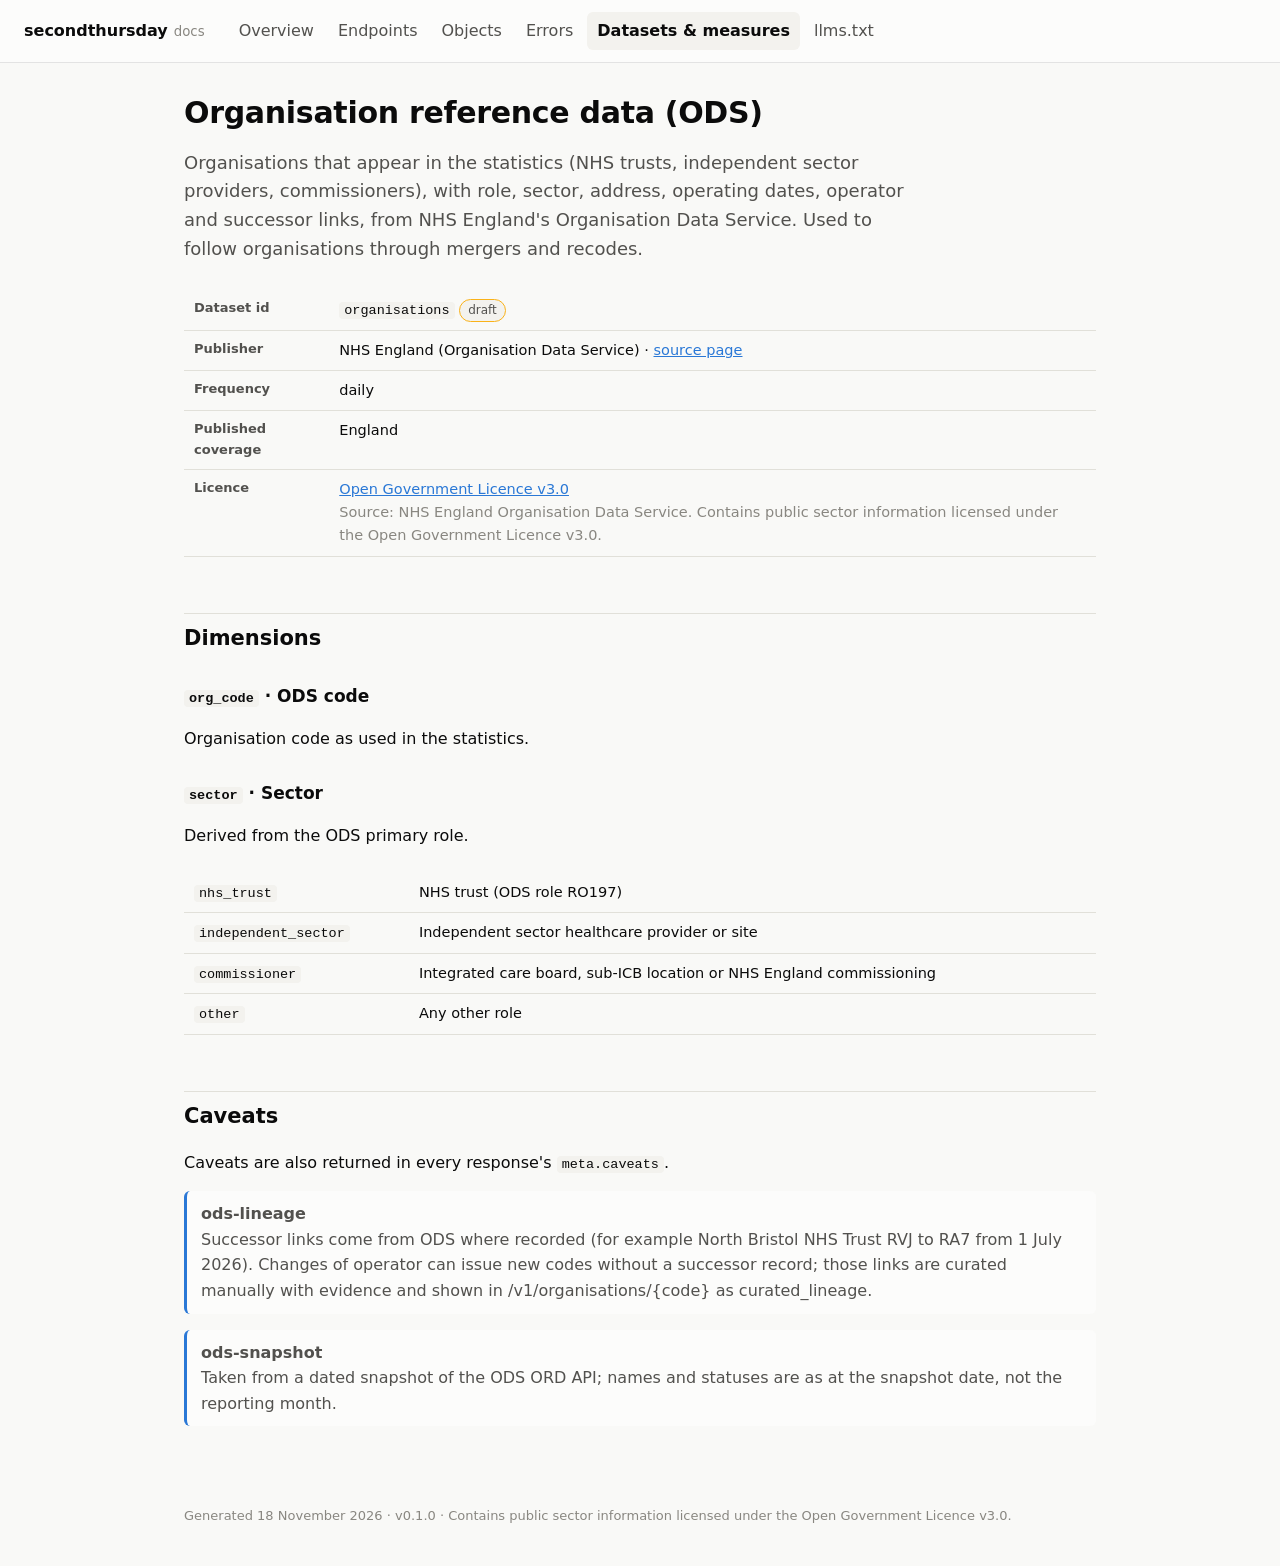
<file: site/api/datasets/organisations.html>
<!doctype html>
<html lang="en"><head><meta charset="utf-8">
<meta name="viewport" content="width=device-width, initial-scale=1">
<title>Organisation reference data (ODS) · secondthursday</title>
<meta name="description" content="Documentation for an API serving public NHS England statistics with definitions, sources and caveats.">
<link rel="stylesheet" href="../assets/docs.css"></head><body>
<header class="top"><div class="brand">secondthursday<small>docs</small></div>
<nav aria-label="Documentation"><a href="../index.html">Overview</a><a href="../reference.html">Endpoints</a><a href="../objects.html">Objects</a><a href="../errors.html">Errors</a><a href="../datasets.html" aria-current=page>Datasets &amp; measures</a><a href="../llms.txt">llms.txt</a></nav></header>
<main><h1>Organisation reference data (ODS)</h1><p class=lede>Organisations that appear in the statistics (NHS trusts, independent sector providers, commissioners), with role, sector, address, operating dates, operator and successor links, from NHS England&#x27;s Organisation Data Service. Used to follow organisations through mergers and recodes.</p><div class=wrap><table><tbody><tr><th>Dataset id</th><td><code>organisations</code> <span class='chip draft'>draft</span></td></tr><tr><th>Publisher</th><td>NHS England (Organisation Data Service) · <a href='https://digital.nhs.uk/services/organisation-data-service'>source page</a></td></tr><tr><th>Frequency</th><td>daily</td></tr><tr><th>Published coverage</th><td>England</td></tr><tr><th>Licence</th><td><a href='https://www.nationalarchives.gov.uk/doc/open-government-licence/version/3/'>Open Government Licence v3.0</a><br><span class=muted>Source: NHS England Organisation Data Service. Contains public sector information licensed under the Open Government Licence v3.0.</span></td></tr></tbody></table></div><h2>Dimensions</h2><h3><code>org_code</code> · ODS code</h3><p>Organisation code as used in the statistics.</p><h3><code>sector</code> · Sector</h3><p>Derived from the ODS primary role.</p><div class=wrap><table><tbody><tr><td><code>nhs_trust</code></td><td>NHS trust (ODS role RO197)</td></tr><tr><td><code>independent_sector</code></td><td>Independent sector healthcare provider or site</td></tr><tr><td><code>commissioner</code></td><td>Integrated care board, sub-ICB location or NHS England commissioning</td></tr><tr><td><code>other</code></td><td>Any other role</td></tr></tbody></table></div><h2>Caveats</h2><p>Caveats are also returned in every response's <code>meta.caveats</code>.</p><div class=note><strong>ods-lineage</strong><br>Successor links come from ODS where recorded (for example North Bristol NHS Trust RVJ to RA7 from 1 July 2026). Changes of operator can issue new codes without a successor record; those links are curated manually with evidence and shown in /v1/organisations/{code} as curated_lineage.</div><div class=note><strong>ods-snapshot</strong><br>Taken from a dated snapshot of the ODS ORD API; names and statuses are as at the snapshot date, not the reporting month.</div></main>
<footer>Generated 18 November 2026 · v0.1.0 · Contains public sector
information licensed under the Open Government Licence v3.0.</footer>
</body></html>
</file>
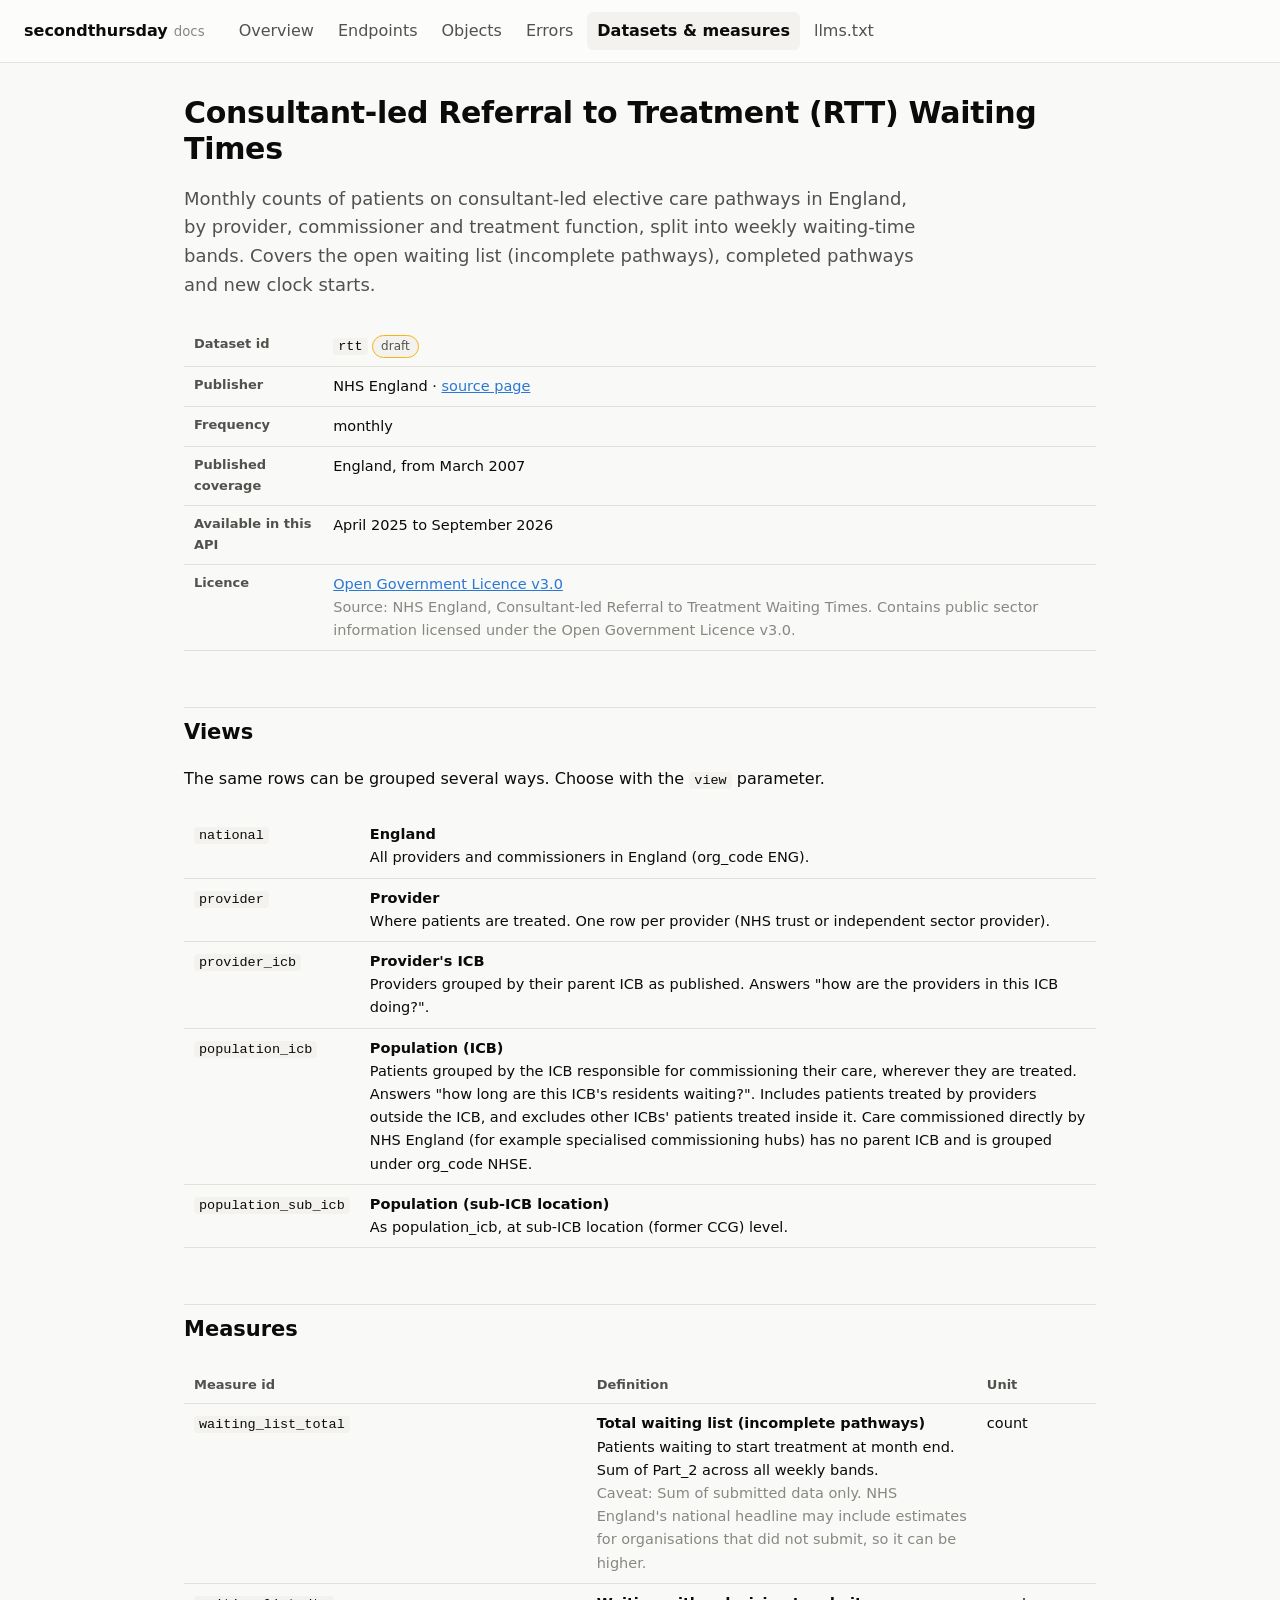
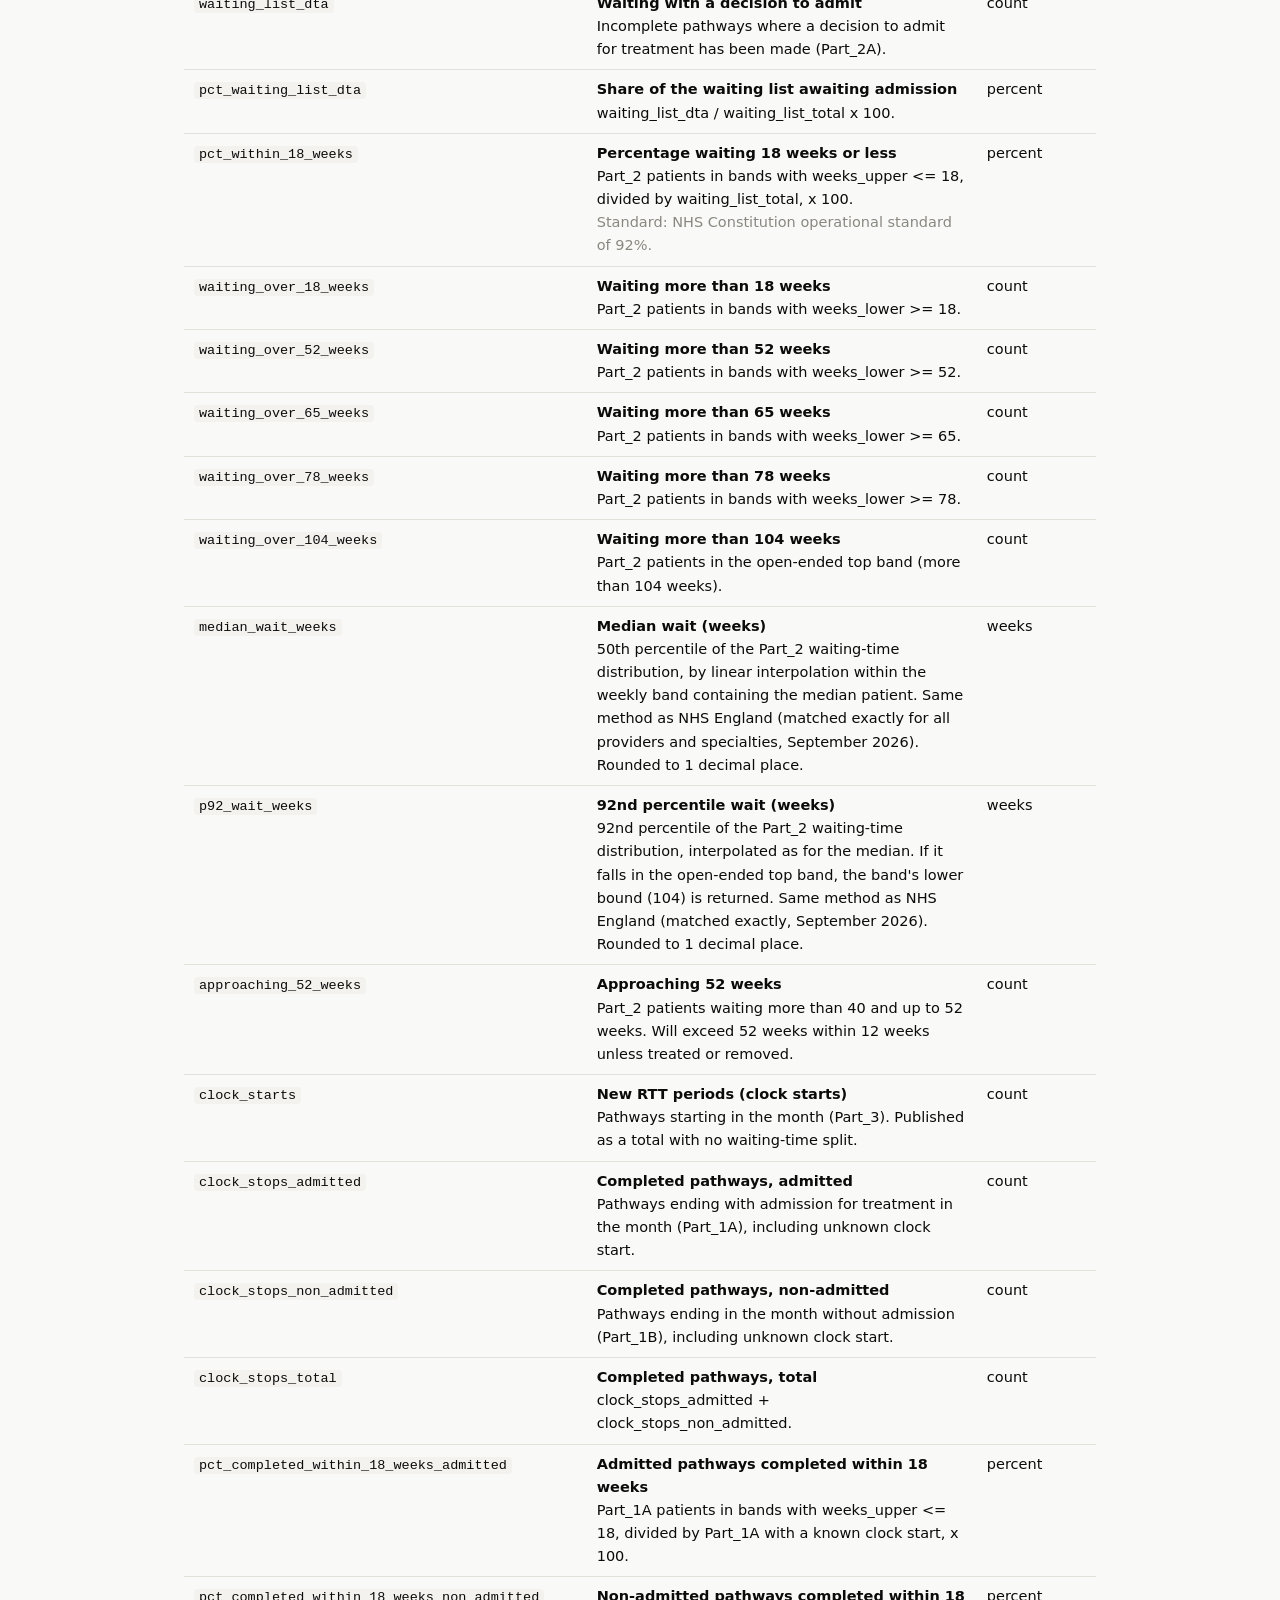
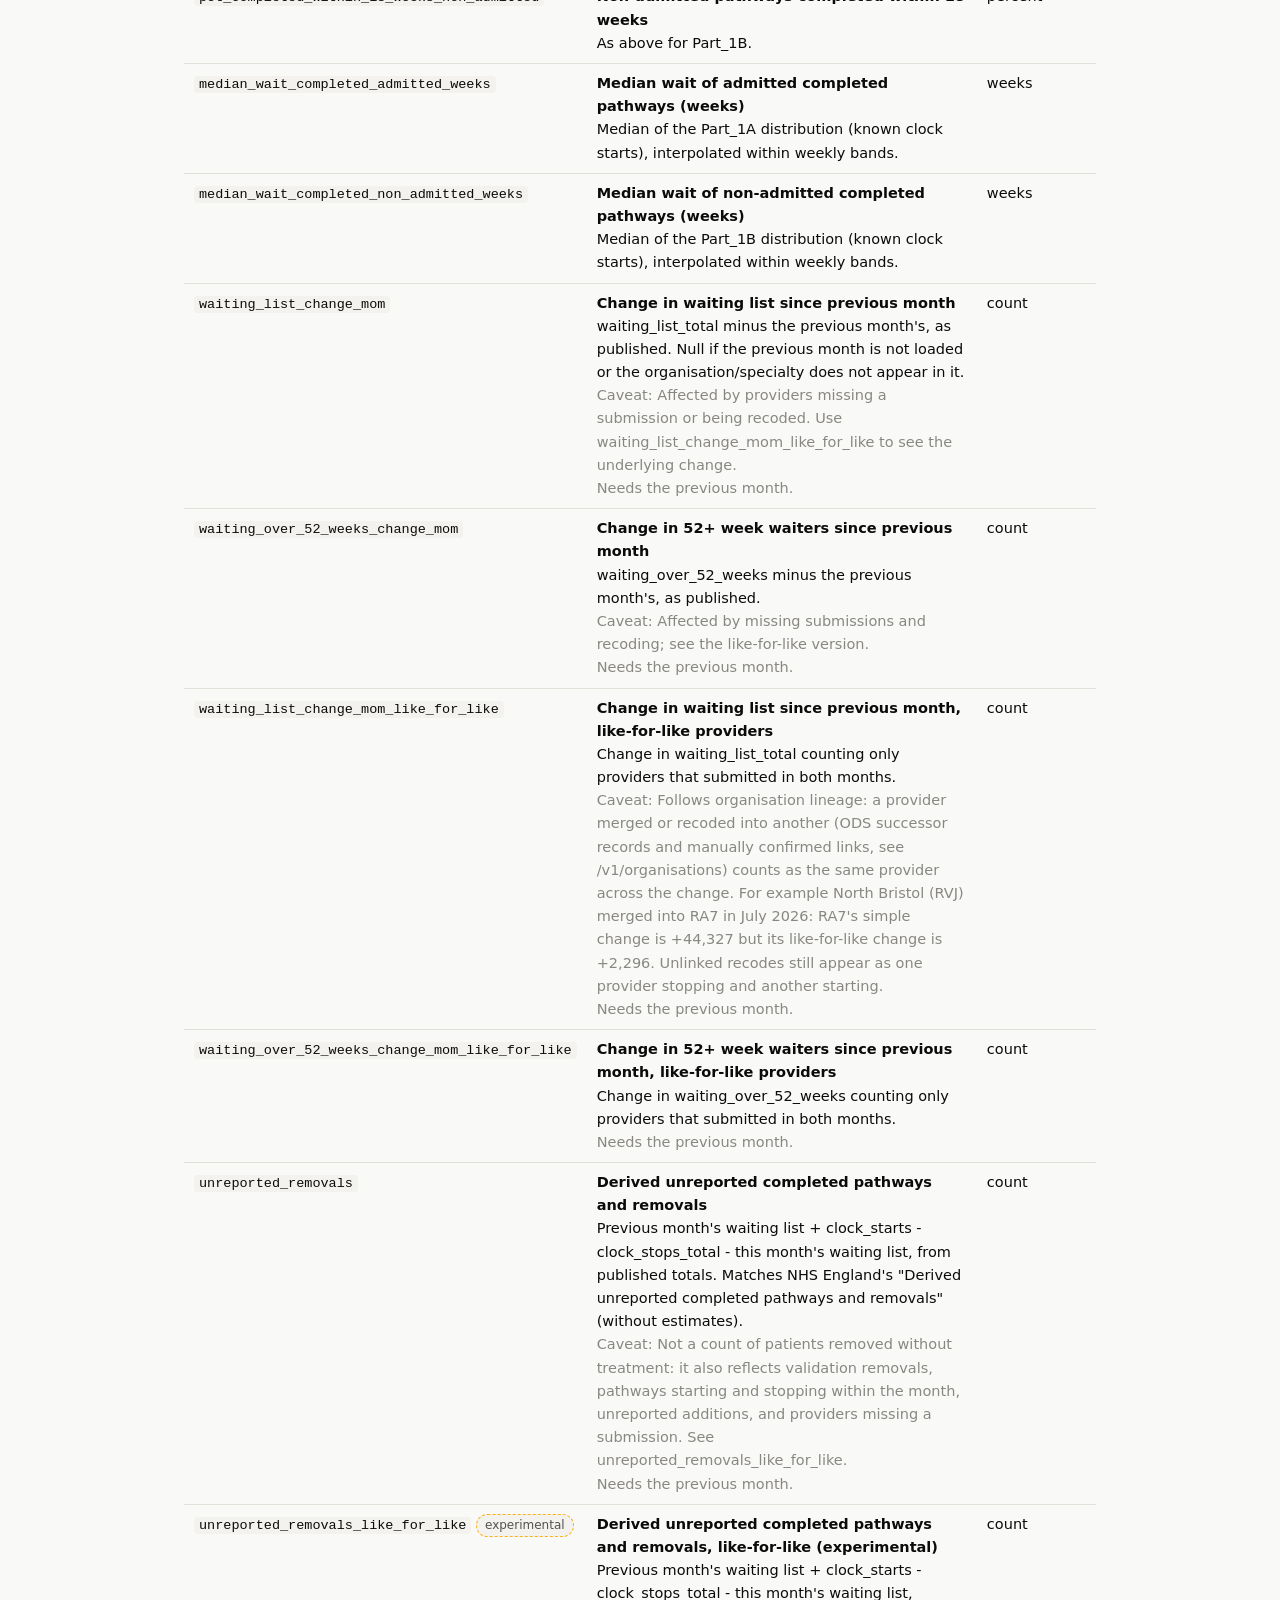
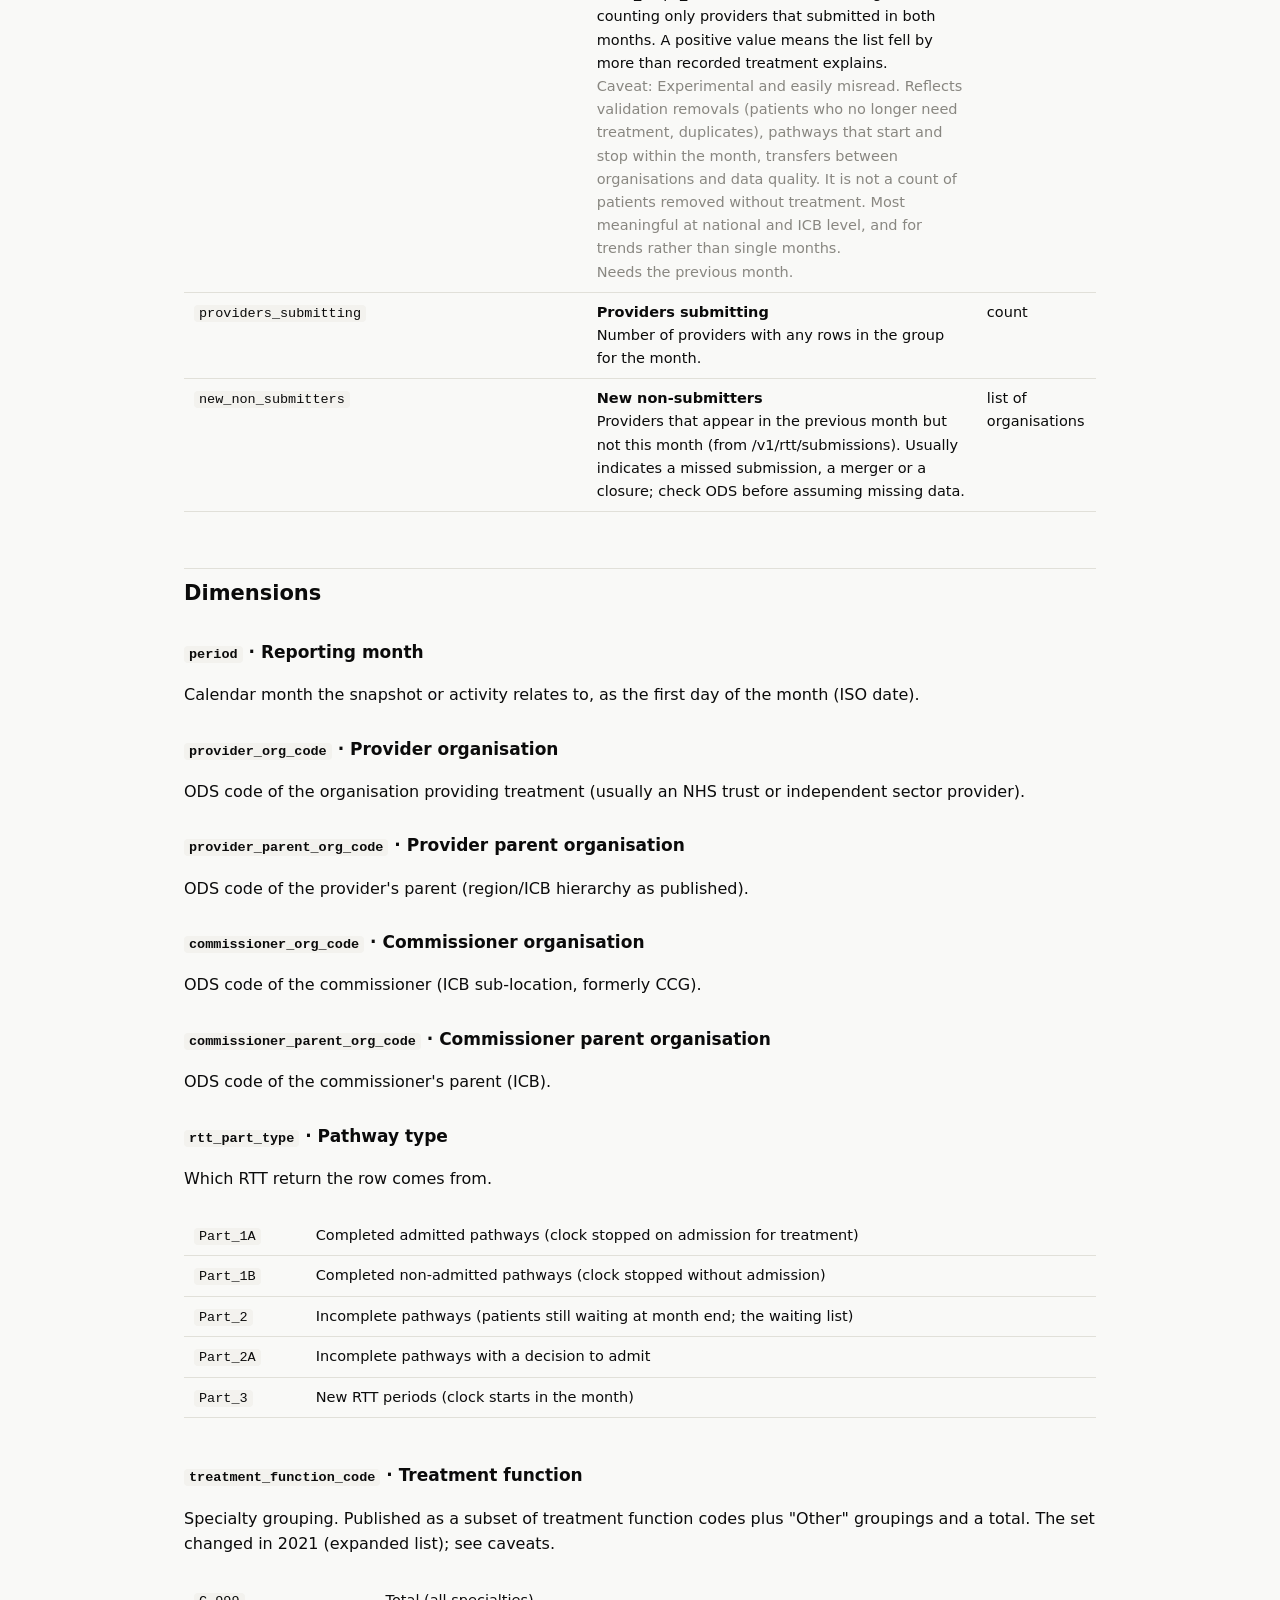
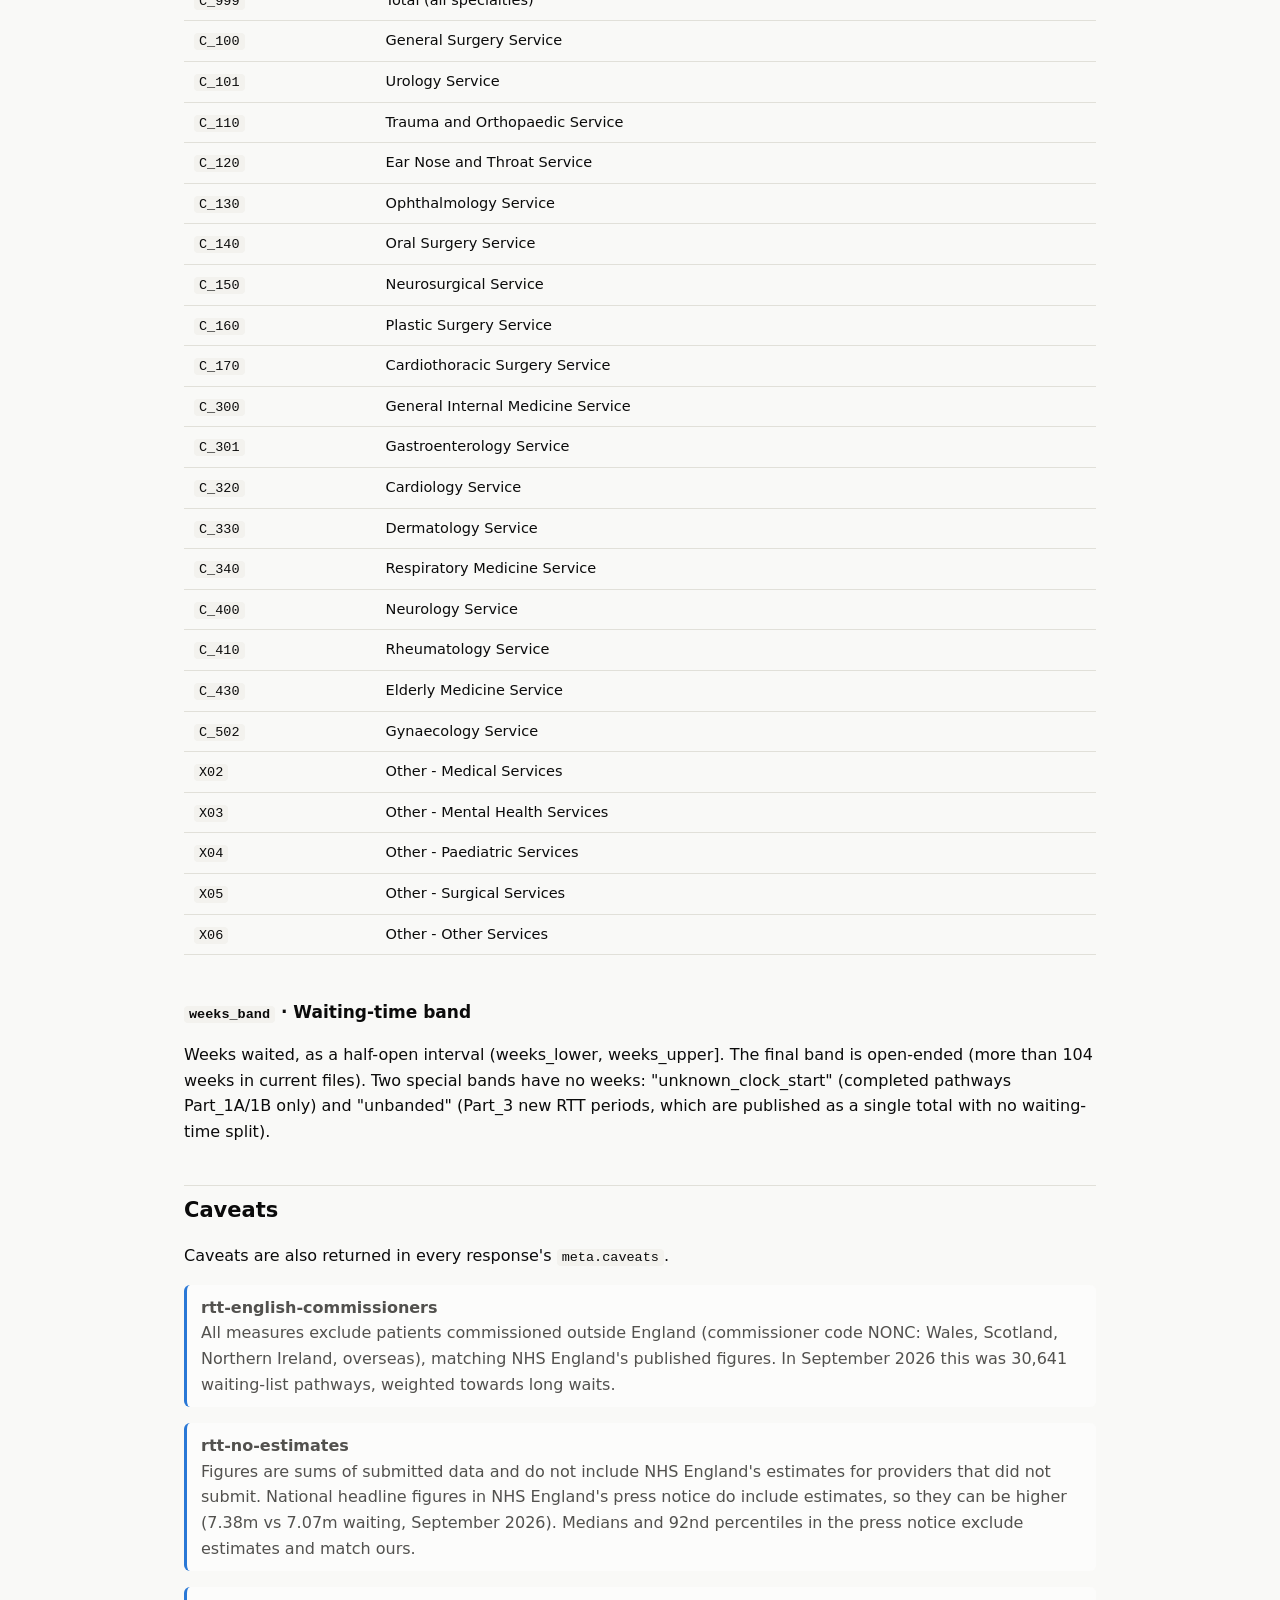
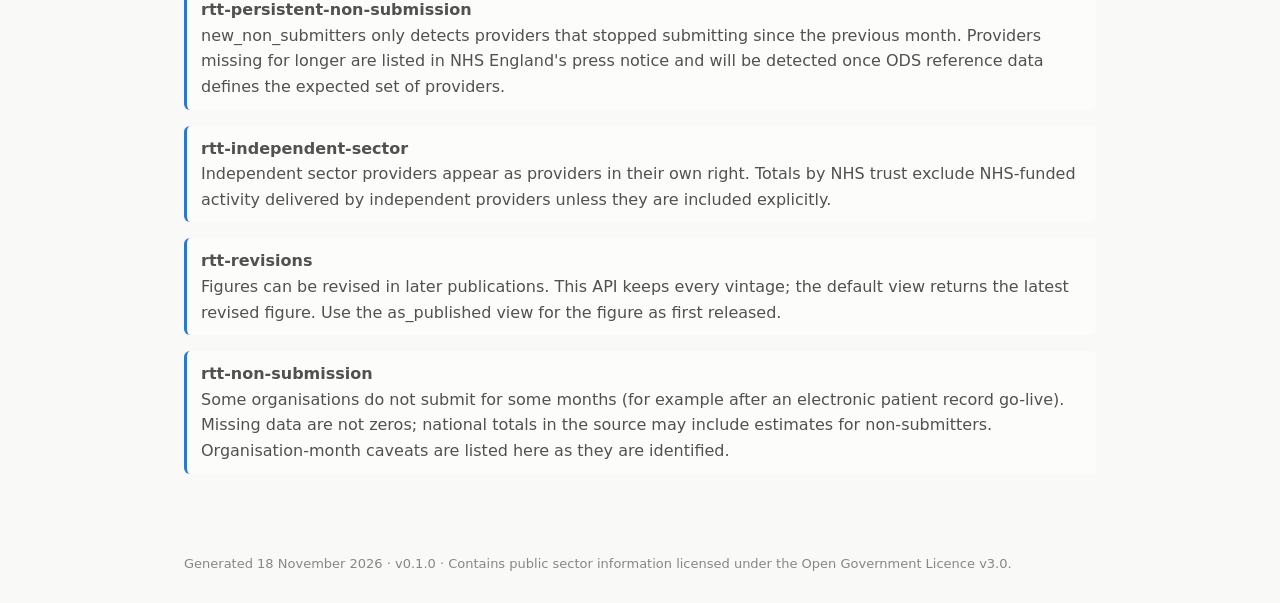
<file: site/api/datasets/rtt.html>
<!doctype html>
<html lang="en"><head><meta charset="utf-8">
<meta name="viewport" content="width=device-width, initial-scale=1">
<title>Consultant-led Referral to Treatment (RTT) Waiting Times · secondthursday</title>
<meta name="description" content="Documentation for an API serving public NHS England statistics with definitions, sources and caveats.">
<link rel="stylesheet" href="../assets/docs.css"></head><body>
<header class="top"><div class="brand">secondthursday<small>docs</small></div>
<nav aria-label="Documentation"><a href="../index.html">Overview</a><a href="../reference.html">Endpoints</a><a href="../objects.html">Objects</a><a href="../errors.html">Errors</a><a href="../datasets.html" aria-current=page>Datasets &amp; measures</a><a href="../llms.txt">llms.txt</a></nav></header>
<main><h1>Consultant-led Referral to Treatment (RTT) Waiting Times</h1><p class=lede>Monthly counts of patients on consultant-led elective care pathways in England, by provider, commissioner and treatment function, split into weekly waiting-time bands. Covers the open waiting list (incomplete pathways), completed pathways and new clock starts.</p><div class=wrap><table><tbody><tr><th>Dataset id</th><td><code>rtt</code> <span class='chip draft'>draft</span></td></tr><tr><th>Publisher</th><td>NHS England · <a href='https://www.england.nhs.uk/statistics/statistical-work-areas/rtt-waiting-times/'>source page</a></td></tr><tr><th>Frequency</th><td>monthly</td></tr><tr><th>Published coverage</th><td>England, from March 2007</td></tr><tr><th>Available in this API</th><td>April 2025 to September 2026</td></tr><tr><th>Licence</th><td><a href='https://www.nationalarchives.gov.uk/doc/open-government-licence/version/3/'>Open Government Licence v3.0</a><br><span class=muted>Source: NHS England, Consultant-led Referral to Treatment Waiting Times. Contains public sector information licensed under the Open Government Licence v3.0.</span></td></tr></tbody></table></div><h2>Views</h2><p>The same rows can be grouped several ways. Choose with the <code>view</code> parameter.</p><div class=wrap><table><tbody><tr><td><code>national</code></td><td><strong>England</strong><br>All providers and commissioners in England (org_code ENG).</td></tr><tr><td><code>provider</code></td><td><strong>Provider</strong><br>Where patients are treated. One row per provider (NHS trust or independent sector provider).</td></tr><tr><td><code>provider_icb</code></td><td><strong>Provider&#x27;s ICB</strong><br>Providers grouped by their parent ICB as published. Answers &quot;how are the providers in this ICB doing?&quot;.</td></tr><tr><td><code>population_icb</code></td><td><strong>Population (ICB)</strong><br>Patients grouped by the ICB responsible for commissioning their care, wherever they are treated. Answers &quot;how long are this ICB&#x27;s residents waiting?&quot;. Includes patients treated by providers outside the ICB, and excludes other ICBs&#x27; patients treated inside it. Care commissioned directly by NHS England (for example specialised commissioning hubs) has no parent ICB and is grouped under org_code NHSE.</td></tr><tr><td><code>population_sub_icb</code></td><td><strong>Population (sub-ICB location)</strong><br>As population_icb, at sub-ICB location (former CCG) level.</td></tr></tbody></table></div><h2>Measures</h2><div class=wrap><table><thead><tr><th>Measure id</th><th>Definition</th><th>Unit</th></tr></thead><tbody><tr><td id='waiting_list_total'><code>waiting_list_total</code></td><td><strong>Total waiting list (incomplete pathways)</strong><br>Patients waiting to start treatment at month end. Sum of Part_2 across all weekly bands.<br><span class=muted>Caveat: Sum of submitted data only. NHS England&#x27;s national headline may include estimates for organisations that did not submit, so it can be higher.</span></td><td>count</td></tr><tr><td id='waiting_list_dta'><code>waiting_list_dta</code></td><td><strong>Waiting with a decision to admit</strong><br>Incomplete pathways where a decision to admit for treatment has been made (Part_2A).</td><td>count</td></tr><tr><td id='pct_waiting_list_dta'><code>pct_waiting_list_dta</code></td><td><strong>Share of the waiting list awaiting admission</strong><br>waiting_list_dta / waiting_list_total x 100.</td><td>percent</td></tr><tr><td id='pct_within_18_weeks'><code>pct_within_18_weeks</code></td><td><strong>Percentage waiting 18 weeks or less</strong><br>Part_2 patients in bands with weeks_upper &lt;= 18, divided by waiting_list_total, x 100.<br><span class=muted>Standard: NHS Constitution operational standard of 92%.</span></td><td>percent</td></tr><tr><td id='waiting_over_18_weeks'><code>waiting_over_18_weeks</code></td><td><strong>Waiting more than 18 weeks</strong><br>Part_2 patients in bands with weeks_lower &gt;= 18.</td><td>count</td></tr><tr><td id='waiting_over_52_weeks'><code>waiting_over_52_weeks</code></td><td><strong>Waiting more than 52 weeks</strong><br>Part_2 patients in bands with weeks_lower &gt;= 52.</td><td>count</td></tr><tr><td id='waiting_over_65_weeks'><code>waiting_over_65_weeks</code></td><td><strong>Waiting more than 65 weeks</strong><br>Part_2 patients in bands with weeks_lower &gt;= 65.</td><td>count</td></tr><tr><td id='waiting_over_78_weeks'><code>waiting_over_78_weeks</code></td><td><strong>Waiting more than 78 weeks</strong><br>Part_2 patients in bands with weeks_lower &gt;= 78.</td><td>count</td></tr><tr><td id='waiting_over_104_weeks'><code>waiting_over_104_weeks</code></td><td><strong>Waiting more than 104 weeks</strong><br>Part_2 patients in the open-ended top band (more than 104 weeks).</td><td>count</td></tr><tr><td id='median_wait_weeks'><code>median_wait_weeks</code></td><td><strong>Median wait (weeks)</strong><br>50th percentile of the Part_2 waiting-time distribution, by linear interpolation within the weekly band containing the median patient. Same method as NHS England (matched exactly for all providers and specialties, September 2026). Rounded to 1 decimal place.</td><td>weeks</td></tr><tr><td id='p92_wait_weeks'><code>p92_wait_weeks</code></td><td><strong>92nd percentile wait (weeks)</strong><br>92nd percentile of the Part_2 waiting-time distribution, interpolated as for the median. If it falls in the open-ended top band, the band&#x27;s lower bound (104) is returned. Same method as NHS England (matched exactly, September 2026). Rounded to 1 decimal place.</td><td>weeks</td></tr><tr><td id='approaching_52_weeks'><code>approaching_52_weeks</code></td><td><strong>Approaching 52 weeks</strong><br>Part_2 patients waiting more than 40 and up to 52 weeks. Will exceed 52 weeks within 12 weeks unless treated or removed.</td><td>count</td></tr><tr><td id='clock_starts'><code>clock_starts</code></td><td><strong>New RTT periods (clock starts)</strong><br>Pathways starting in the month (Part_3). Published as a total with no waiting-time split.</td><td>count</td></tr><tr><td id='clock_stops_admitted'><code>clock_stops_admitted</code></td><td><strong>Completed pathways, admitted</strong><br>Pathways ending with admission for treatment in the month (Part_1A), including unknown clock start.</td><td>count</td></tr><tr><td id='clock_stops_non_admitted'><code>clock_stops_non_admitted</code></td><td><strong>Completed pathways, non-admitted</strong><br>Pathways ending in the month without admission (Part_1B), including unknown clock start.</td><td>count</td></tr><tr><td id='clock_stops_total'><code>clock_stops_total</code></td><td><strong>Completed pathways, total</strong><br>clock_stops_admitted + clock_stops_non_admitted.</td><td>count</td></tr><tr><td id='pct_completed_within_18_weeks_admitted'><code>pct_completed_within_18_weeks_admitted</code></td><td><strong>Admitted pathways completed within 18 weeks</strong><br>Part_1A patients in bands with weeks_upper &lt;= 18, divided by Part_1A with a known clock start, x 100.</td><td>percent</td></tr><tr><td id='pct_completed_within_18_weeks_non_admitted'><code>pct_completed_within_18_weeks_non_admitted</code></td><td><strong>Non-admitted pathways completed within 18 weeks</strong><br>As above for Part_1B.</td><td>percent</td></tr><tr><td id='median_wait_completed_admitted_weeks'><code>median_wait_completed_admitted_weeks</code></td><td><strong>Median wait of admitted completed pathways (weeks)</strong><br>Median of the Part_1A distribution (known clock starts), interpolated within weekly bands.</td><td>weeks</td></tr><tr><td id='median_wait_completed_non_admitted_weeks'><code>median_wait_completed_non_admitted_weeks</code></td><td><strong>Median wait of non-admitted completed pathways (weeks)</strong><br>Median of the Part_1B distribution (known clock starts), interpolated within weekly bands.</td><td>weeks</td></tr><tr><td id='waiting_list_change_mom'><code>waiting_list_change_mom</code></td><td><strong>Change in waiting list since previous month</strong><br>waiting_list_total minus the previous month&#x27;s, as published. Null if the previous month is not loaded or the organisation/specialty does not appear in it.<br><span class=muted>Caveat: Affected by providers missing a submission or being recoded. Use waiting_list_change_mom_like_for_like to see the underlying change.</span><br><span class=muted>Needs the previous month.</span></td><td>count</td></tr><tr><td id='waiting_over_52_weeks_change_mom'><code>waiting_over_52_weeks_change_mom</code></td><td><strong>Change in 52+ week waiters since previous month</strong><br>waiting_over_52_weeks minus the previous month&#x27;s, as published.<br><span class=muted>Caveat: Affected by missing submissions and recoding; see the like-for-like version.</span><br><span class=muted>Needs the previous month.</span></td><td>count</td></tr><tr><td id='waiting_list_change_mom_like_for_like'><code>waiting_list_change_mom_like_for_like</code></td><td><strong>Change in waiting list since previous month, like-for-like providers</strong><br>Change in waiting_list_total counting only providers that submitted in both months.<br><span class=muted>Caveat: Follows organisation lineage: a provider merged or recoded into another (ODS successor records and manually confirmed links, see /v1/organisations) counts as the same provider across the change. For example North Bristol (RVJ) merged into RA7 in July 2026: RA7&#x27;s simple change is +44,327 but its like-for-like change is +2,296. Unlinked recodes still appear as one provider stopping and another starting.</span><br><span class=muted>Needs the previous month.</span></td><td>count</td></tr><tr><td id='waiting_over_52_weeks_change_mom_like_for_like'><code>waiting_over_52_weeks_change_mom_like_for_like</code></td><td><strong>Change in 52+ week waiters since previous month, like-for-like providers</strong><br>Change in waiting_over_52_weeks counting only providers that submitted in both months.<br><span class=muted>Needs the previous month.</span></td><td>count</td></tr><tr><td id='unreported_removals'><code>unreported_removals</code></td><td><strong>Derived unreported completed pathways and removals</strong><br>Previous month&#x27;s waiting list + clock_starts - clock_stops_total - this month&#x27;s waiting list, from published totals. Matches NHS England&#x27;s &quot;Derived unreported completed pathways and removals&quot; (without estimates).<br><span class=muted>Caveat: Not a count of patients removed without treatment: it also reflects validation removals, pathways starting and stopping within the month, unreported additions, and providers missing a submission. See unreported_removals_like_for_like.</span><br><span class=muted>Needs the previous month.</span></td><td>count</td></tr><tr><td id='unreported_removals_like_for_like'><code>unreported_removals_like_for_like</code> <span class='chip experimental'>experimental</span></td><td><strong>Derived unreported completed pathways and removals, like-for-like (experimental)</strong><br>Previous month&#x27;s waiting list + clock_starts - clock_stops_total - this month&#x27;s waiting list, counting only providers that submitted in both months. A positive value means the list fell by more than recorded treatment explains.<br><span class=muted>Caveat: Experimental and easily misread. Reflects validation removals (patients who no longer need treatment, duplicates), pathways that start and stop within the month, transfers between organisations and data quality. It is not a count of patients removed without treatment. Most meaningful at national and ICB level, and for trends rather than single months.</span><br><span class=muted>Needs the previous month.</span></td><td>count</td></tr><tr><td id='providers_submitting'><code>providers_submitting</code></td><td><strong>Providers submitting</strong><br>Number of providers with any rows in the group for the month.</td><td>count</td></tr><tr><td id='new_non_submitters'><code>new_non_submitters</code></td><td><strong>New non-submitters</strong><br>Providers that appear in the previous month but not this month (from /v1/rtt/submissions). Usually indicates a missed submission, a merger or a closure; check ODS before assuming missing data.</td><td>list of organisations</td></tr></tbody></table></div><h2>Dimensions</h2><h3><code>period</code> · Reporting month</h3><p>Calendar month the snapshot or activity relates to, as the first day of the month (ISO date).</p><h3><code>provider_org_code</code> · Provider organisation</h3><p>ODS code of the organisation providing treatment (usually an NHS trust or independent sector provider).</p><h3><code>provider_parent_org_code</code> · Provider parent organisation</h3><p>ODS code of the provider&#x27;s parent (region/ICB hierarchy as published).</p><h3><code>commissioner_org_code</code> · Commissioner organisation</h3><p>ODS code of the commissioner (ICB sub-location, formerly CCG).</p><h3><code>commissioner_parent_org_code</code> · Commissioner parent organisation</h3><p>ODS code of the commissioner&#x27;s parent (ICB).</p><h3><code>rtt_part_type</code> · Pathway type</h3><p>Which RTT return the row comes from.</p><div class=wrap><table><tbody><tr><td><code>Part_1A</code></td><td>Completed admitted pathways (clock stopped on admission for treatment)</td></tr><tr><td><code>Part_1B</code></td><td>Completed non-admitted pathways (clock stopped without admission)</td></tr><tr><td><code>Part_2</code></td><td>Incomplete pathways (patients still waiting at month end; the waiting list)</td></tr><tr><td><code>Part_2A</code></td><td>Incomplete pathways with a decision to admit</td></tr><tr><td><code>Part_3</code></td><td>New RTT periods (clock starts in the month)</td></tr></tbody></table></div><h3><code>treatment_function_code</code> · Treatment function</h3><p>Specialty grouping. Published as a subset of treatment function codes plus &quot;Other&quot; groupings and a total. The set changed in 2021 (expanded list); see caveats.</p><div class=wrap><table><tbody><tr><td><code>C_999</code></td><td>Total (all specialties)</td></tr><tr><td><code>C_100</code></td><td>General Surgery Service</td></tr><tr><td><code>C_101</code></td><td>Urology Service</td></tr><tr><td><code>C_110</code></td><td>Trauma and Orthopaedic Service</td></tr><tr><td><code>C_120</code></td><td>Ear Nose and Throat Service</td></tr><tr><td><code>C_130</code></td><td>Ophthalmology Service</td></tr><tr><td><code>C_140</code></td><td>Oral Surgery Service</td></tr><tr><td><code>C_150</code></td><td>Neurosurgical Service</td></tr><tr><td><code>C_160</code></td><td>Plastic Surgery Service</td></tr><tr><td><code>C_170</code></td><td>Cardiothoracic Surgery Service</td></tr><tr><td><code>C_300</code></td><td>General Internal Medicine Service</td></tr><tr><td><code>C_301</code></td><td>Gastroenterology Service</td></tr><tr><td><code>C_320</code></td><td>Cardiology Service</td></tr><tr><td><code>C_330</code></td><td>Dermatology Service</td></tr><tr><td><code>C_340</code></td><td>Respiratory Medicine Service</td></tr><tr><td><code>C_400</code></td><td>Neurology Service</td></tr><tr><td><code>C_410</code></td><td>Rheumatology Service</td></tr><tr><td><code>C_430</code></td><td>Elderly Medicine Service</td></tr><tr><td><code>C_502</code></td><td>Gynaecology Service</td></tr><tr><td><code>X02</code></td><td>Other - Medical Services</td></tr><tr><td><code>X03</code></td><td>Other - Mental Health Services</td></tr><tr><td><code>X04</code></td><td>Other - Paediatric Services</td></tr><tr><td><code>X05</code></td><td>Other - Surgical Services</td></tr><tr><td><code>X06</code></td><td>Other - Other Services</td></tr></tbody></table></div><h3><code>weeks_band</code> · Waiting-time band</h3><p>Weeks waited, as a half-open interval (weeks_lower, weeks_upper]. The final band is open-ended (more than 104 weeks in current files). Two special bands have no weeks: &quot;unknown_clock_start&quot; (completed pathways Part_1A/1B only) and &quot;unbanded&quot; (Part_3 new RTT periods, which are published as a single total with no waiting-time split).</p><h2>Caveats</h2><p>Caveats are also returned in every response's <code>meta.caveats</code>.</p><div class=note><strong>rtt-english-commissioners</strong><br>All measures exclude patients commissioned outside England (commissioner code NONC: Wales, Scotland, Northern Ireland, overseas), matching NHS England&#x27;s published figures. In September 2026 this was 30,641 waiting-list pathways, weighted towards long waits.</div><div class=note><strong>rtt-no-estimates</strong><br>Figures are sums of submitted data and do not include NHS England&#x27;s estimates for providers that did not submit. National headline figures in NHS England&#x27;s press notice do include estimates, so they can be higher (7.38m vs 7.07m waiting, September 2026). Medians and 92nd percentiles in the press notice exclude estimates and match ours.</div><div class=note><strong>rtt-persistent-non-submission</strong><br>new_non_submitters only detects providers that stopped submitting since the previous month. Providers missing for longer are listed in NHS England&#x27;s press notice and will be detected once ODS reference data defines the expected set of providers.</div><div class=note><strong>rtt-independent-sector</strong><br>Independent sector providers appear as providers in their own right. Totals by NHS trust exclude NHS-funded activity delivered by independent providers unless they are included explicitly.</div><div class=note><strong>rtt-revisions</strong><br>Figures can be revised in later publications. This API keeps every vintage; the default view returns the latest revised figure. Use the as_published view for the figure as first released.</div><div class=note><strong>rtt-non-submission</strong><br>Some organisations do not submit for some months (for example after an electronic patient record go-live). Missing data are not zeros; national totals in the source may include estimates for non-submitters. Organisation-month caveats are listed here as they are identified.</div></main>
<footer>Generated 18 November 2026 · v0.1.0 · Contains public sector
information licensed under the Open Government Licence v3.0.</footer>
</body></html>
</file>
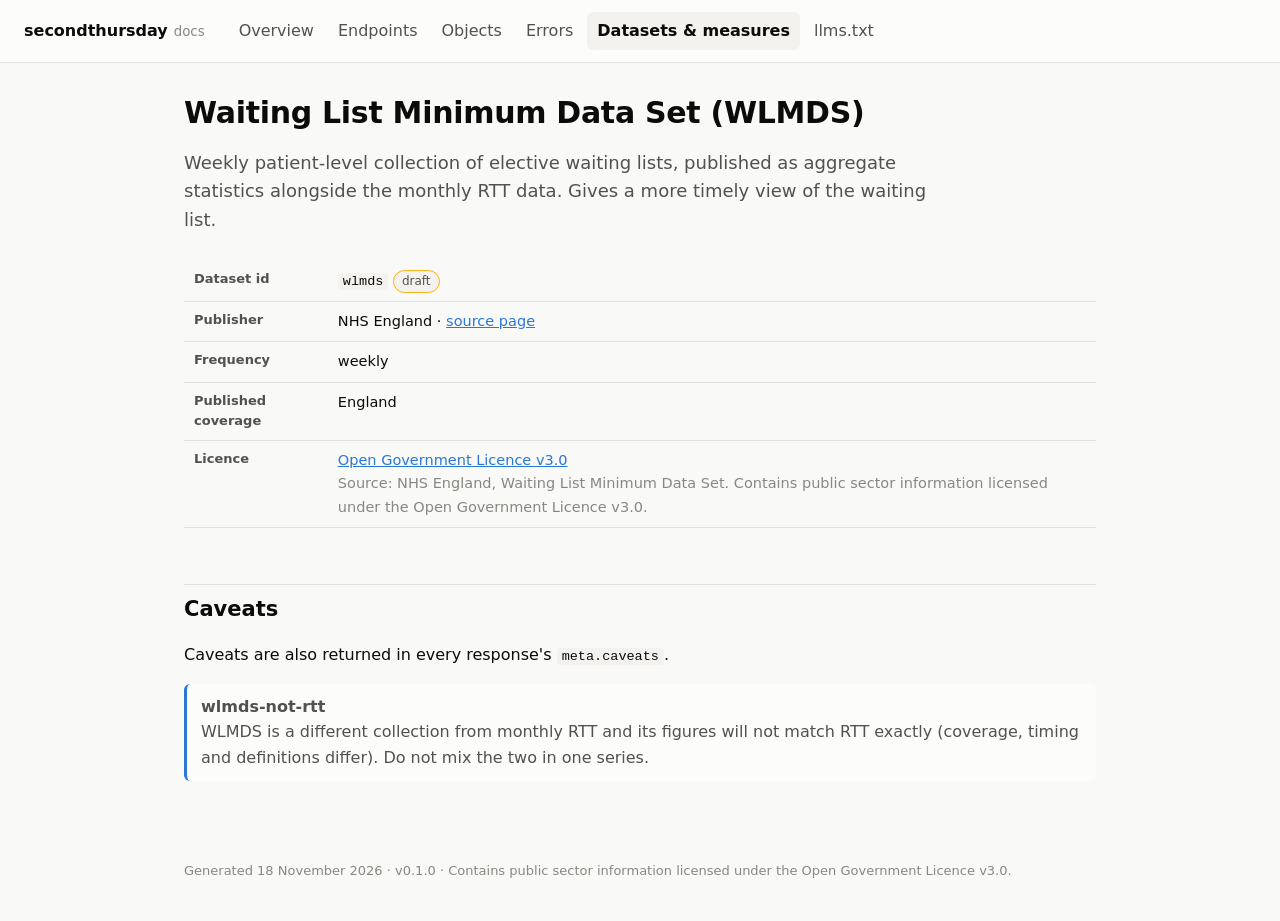
<file: site/api/datasets/wlmds.html>
<!doctype html>
<html lang="en"><head><meta charset="utf-8">
<meta name="viewport" content="width=device-width, initial-scale=1">
<title>Waiting List Minimum Data Set (WLMDS) · secondthursday</title>
<meta name="description" content="Documentation for an API serving public NHS England statistics with definitions, sources and caveats.">
<link rel="stylesheet" href="../assets/docs.css"></head><body>
<header class="top"><div class="brand">secondthursday<small>docs</small></div>
<nav aria-label="Documentation"><a href="../index.html">Overview</a><a href="../reference.html">Endpoints</a><a href="../objects.html">Objects</a><a href="../errors.html">Errors</a><a href="../datasets.html" aria-current=page>Datasets &amp; measures</a><a href="../llms.txt">llms.txt</a></nav></header>
<main><h1>Waiting List Minimum Data Set (WLMDS)</h1><p class=lede>Weekly patient-level collection of elective waiting lists, published as aggregate statistics alongside the monthly RTT data. Gives a more timely view of the waiting list.</p><div class=wrap><table><tbody><tr><th>Dataset id</th><td><code>wlmds</code> <span class='chip draft'>draft</span></td></tr><tr><th>Publisher</th><td>NHS England · <a href='https://www.england.nhs.uk/statistics/statistical-work-areas/rtt-waiting-times/wlmds/'>source page</a></td></tr><tr><th>Frequency</th><td>weekly</td></tr><tr><th>Published coverage</th><td>England</td></tr><tr><th>Licence</th><td><a href='https://www.nationalarchives.gov.uk/doc/open-government-licence/version/3/'>Open Government Licence v3.0</a><br><span class=muted>Source: NHS England, Waiting List Minimum Data Set. Contains public sector information licensed under the Open Government Licence v3.0.</span></td></tr></tbody></table></div><h2>Caveats</h2><p>Caveats are also returned in every response's <code>meta.caveats</code>.</p><div class=note><strong>wlmds-not-rtt</strong><br>WLMDS is a different collection from monthly RTT and its figures will not match RTT exactly (coverage, timing and definitions differ). Do not mix the two in one series.</div></main>
<footer>Generated 18 November 2026 · v0.1.0 · Contains public sector
information licensed under the Open Government Licence v3.0.</footer>
</body></html>
</file>
<file: site/assets/style.css>
/* Tokens follow the dataviz reference palette; dark values are selected, not flipped. */
:root {
  color-scheme: light;
  --page: #f9f9f7;
  --surface: #fcfcfb;
  --surface-2: #f3f2ee;
  --ink: #0b0b0b;
  --ink-2: #52514e;
  --muted: #898781;
  --grid: #e1e0d9;
  --axis: #c3c2b7;
  --border: rgba(11, 11, 11, 0.10);
  --series-1: #2a78d6;
  --series-1-wash: rgba(42, 120, 214, 0.10);
  --good: #0ca30c;
  --good-text: #006300;
  --warning: #fab219;
  --serious: #ec835a;
  --critical: #d03b3b;
  --focus: #2a78d6;
  --radius: 8px;
  --font: system-ui, -apple-system, "Segoe UI", sans-serif;
}
@media (prefers-color-scheme: dark) {
  :root:not([data-theme="light"]) {
    color-scheme: dark;
    --page: #0d0d0d; --surface: #1a1a19; --surface-2: #242422;
    --ink: #f0efec; --ink-2: #c3c2b7; --muted: #898781;
    --grid: #2c2c2a; --axis: #383835; --border: rgba(255, 255, 255, 0.10);
    --series-1: #3987e5; --series-1-wash: rgba(57, 135, 229, 0.16);
    --good-text: #0ca30c; --focus: #3987e5;
  }
}
:root[data-theme="dark"] {
  color-scheme: dark;
  --page: #0d0d0d; --surface: #1a1a19; --surface-2: #242422;
  --ink: #f0efec; --ink-2: #c3c2b7; --muted: #898781;
  --grid: #2c2c2a; --axis: #383835; --border: rgba(255, 255, 255, 0.10);
  --series-1: #3987e5; --series-1-wash: rgba(57, 135, 229, 0.16);
  --good-text: #0ca30c; --focus: #3987e5;
}

* { box-sizing: border-box; }
[hidden] { display: none !important; }
html { -webkit-text-size-adjust: 100%; }
body {
  margin: 0; background: var(--page); color: var(--ink);
  font: 15px/1.5 var(--font);
}
a { color: var(--series-1); }
:focus-visible { outline: 2px solid var(--focus); outline-offset: 2px; }

.topbar {
  display: flex; align-items: center; gap: 24px; flex-wrap: wrap;
  padding: 12px 24px; background: var(--surface); border-bottom: 1px solid var(--border);
}
.brand { font-weight: 650; letter-spacing: -0.01em; }
.brand small { font-weight: 400; color: var(--muted); margin-left: 6px; }
nav { display: flex; gap: 4px; flex-wrap: wrap; }
nav a {
  color: var(--ink-2); text-decoration: none; padding: 6px 10px; border-radius: 6px;
}
nav a:hover { background: var(--surface-2); }
nav a[aria-current="page"] { color: var(--ink); background: var(--surface-2); font-weight: 600; }
.build { margin-left: auto; color: var(--muted); font-size: 13px; }

main { max-width: 1200px; margin: 0 auto; padding: 24px; }
h1 { font-size: 24px; margin: 0 0 4px; letter-spacing: -0.01em; }
h2 { font-size: 18px; margin: 32px 0 12px; }
h3 { font-size: 15px; margin: 0; }
.lede { color: var(--ink-2); margin: 0 0 20px; max-width: 70ch; }
.muted { color: var(--muted); }
.small { font-size: 13px; }

.filters {
  display: flex; flex-wrap: wrap; gap: 12px 16px; align-items: end;
  margin: 0 0 20px; padding: 12px 0; border-bottom: 1px solid var(--border);
}
.filters label { display: grid; gap: 4px; font-size: 13px; color: var(--ink-2); }
.filters label.check { display: flex; align-items: center; gap: 6px; padding-bottom: 6px; }
select, input[type="search"], input[type="number"] {
  font: inherit; color: var(--ink); background: var(--surface);
  border: 1px solid var(--axis); border-radius: 6px; padding: 6px 8px; min-height: 34px;
}
input[type="search"] { min-width: 240px; }
input[type="number"] { width: 84px; }
button {
  font: inherit; color: var(--ink); background: var(--surface);
  border: 1px solid var(--axis); border-radius: 6px; padding: 6px 12px; min-height: 34px;
  cursor: pointer;
}
button:hover { background: var(--surface-2); }
.segmented { display: inline-flex; border: 1px solid var(--axis); border-radius: 6px; overflow: hidden; }
.segmented button { border: 0; border-radius: 0; }
.segmented button[aria-pressed="true"] { background: var(--surface-2); font-weight: 600; }

.card {
  background: var(--surface); border: 1px solid var(--border); border-radius: var(--radius);
  padding: 16px;
}
.notice {
  display: flex; gap: 10px; align-items: flex-start;
  background: var(--surface); border: 1px solid var(--border); border-left: 3px solid var(--warning);
  border-radius: var(--radius); padding: 12px 14px; margin: 0 0 16px; color: var(--ink-2);
}
.notice.info { border-left-color: var(--series-1); }

/* Status: always icon + label, never colour alone */
.status { display: inline-flex; align-items: center; gap: 6px; font-size: 13px; white-space: nowrap; }
.status .dot {
  width: 16px; height: 16px; border-radius: 50%; display: inline-grid; place-items: center;
  font-size: 11px; font-weight: 700; color: #fff; flex: none;
}
.status.good .dot { background: var(--good); }
.status.warning .dot { background: var(--warning); color: #0b0b0b; }
.status.serious .dot { background: var(--serious); }
.status.critical .dot { background: var(--critical); }
.status.neutral .dot { background: transparent; border: 1.5px solid var(--muted); color: var(--muted); }

.chip {
  display: inline-block; font-size: 12px; padding: 1px 8px; border-radius: 999px;
  background: var(--surface-2); color: var(--ink-2); white-space: nowrap;
}

table { border-collapse: collapse; width: 100%; font-size: 14px; }
th, td { text-align: left; padding: 8px 10px; border-bottom: 1px solid var(--grid); vertical-align: top; }
th { color: var(--ink-2); font-weight: 600; font-size: 13px; }
td.num, th.num { text-align: right; font-variant-numeric: tabular-nums; }
.table-wrap { overflow-x: auto; }
.filename { font-family: ui-monospace, SFMono-Regular, Menlo, monospace; font-size: 12px; color: var(--ink-2); word-break: break-all; }

.hero { display: grid; gap: 4px; }
.hero .big { font-size: 32px; font-weight: 650; letter-spacing: -0.02em; }

/* Charts */
.grid-cards { display: grid; gap: 16px; grid-template-columns: repeat(auto-fill, minmax(320px, 1fr)); }
.chart-card { padding: 14px 16px 10px; }
.chart-card header { display: flex; justify-content: space-between; gap: 8px; align-items: baseline; }
.chart-card .value { font-size: 20px; font-weight: 650; }
.chart-card .delta { font-size: 13px; color: var(--ink-2); }
.chart { position: relative; margin-top: 6px; }
.chart svg { display: block; width: 100%; overflow: visible; }
.chart svg:focus { outline: none; }
.chart svg:focus-visible { outline: 2px solid var(--focus); outline-offset: 2px; border-radius: 4px; }
.axis text { fill: var(--muted); font-size: 11px; font-variant-numeric: tabular-nums; }
.gridline { stroke: var(--grid); stroke-width: 1; }
.baseline { stroke: var(--axis); stroke-width: 1; }
.series { fill: none; stroke: var(--series-1); stroke-width: 2; stroke-linejoin: round; stroke-linecap: round; }
.marker { fill: var(--series-1); stroke: var(--surface); stroke-width: 2; }
.marker.flag { fill: var(--warning); }
.crosshair { stroke: var(--axis); stroke-width: 1; }
.tooltip {
  position: absolute; pointer-events: none; z-index: 5; min-width: 120px;
  background: var(--surface); border: 1px solid var(--border); border-radius: 6px;
  padding: 6px 8px; font-size: 12px; box-shadow: 0 4px 16px rgba(0,0,0,0.12);
}
.tooltip strong { display: block; font-size: 14px; }
.tooltip .flag-text { color: var(--ink-2); margin-top: 2px; }
details.table-view summary { cursor: pointer; color: var(--muted); font-size: 12px; margin-top: 4px; }
details.table-view table { font-size: 12px; margin-top: 6px; }

.scan-row td { vertical-align: middle; }
.spark svg { display: block; }

@media (max-width: 640px) {
  .topbar { padding: 10px 16px; gap: 8px 16px; }
  .build { margin-left: 0; width: 100%; }
  main { padding: 16px; }
  input[type="search"] { min-width: 0; width: 100%; }
  .filters label { flex: 1 1 140px; }
  .grid-cards { grid-template-columns: 1fr; }
}
@media (forced-colors: active) {
  .series { stroke: CanvasText; }
  .marker.flag { fill: Highlight; }
}
</file>
<file: site/api/assets/docs.css>
:root{color-scheme:light;--page:#f9f9f7;--surface:#fcfcfb;--surface-2:#f3f2ee;--ink:#0b0b0b;
--ink-2:#52514e;--muted:#898781;--grid:#e1e0d9;--axis:#c3c2b7;--border:rgba(11,11,11,.10);
--accent:#2a78d6;--code:#f3f2ee;--warn:#fab219;--good:#0ca30c}
@media (prefers-color-scheme:dark){:root:not([data-theme="light"]){color-scheme:dark;
--page:#0d0d0d;--surface:#1a1a19;--surface-2:#242422;--ink:#f0efec;--ink-2:#c3c2b7;
--grid:#2c2c2a;--axis:#383835;--border:rgba(255,255,255,.10);--accent:#3987e5;--code:#242422}}
:root[data-theme="dark"]{color-scheme:dark;--page:#0d0d0d;--surface:#1a1a19;--surface-2:#242422;
--ink:#f0efec;--ink-2:#c3c2b7;--grid:#2c2c2a;--axis:#383835;--border:rgba(255,255,255,.10);
--accent:#3987e5;--code:#242422}
*{box-sizing:border-box}body{margin:0;background:var(--page);color:var(--ink);
font:16px/1.6 system-ui,-apple-system,"Segoe UI",sans-serif}
a{color:var(--accent)}:focus-visible{outline:2px solid var(--accent);outline-offset:2px}
header.top{display:flex;gap:24px;align-items:center;flex-wrap:wrap;padding:12px 24px;
background:var(--surface);border-bottom:1px solid var(--border)}
.brand{font-weight:650}.brand small{color:var(--muted);font-weight:400;margin-left:6px}
nav{display:flex;gap:4px;flex-wrap:wrap}nav a{color:var(--ink-2);text-decoration:none;
padding:6px 10px;border-radius:6px}nav a:hover{background:var(--surface-2)}
nav a[aria-current=page]{background:var(--surface-2);color:var(--ink);font-weight:600}
main{max-width:960px;margin:0 auto;padding:32px 24px 64px}
h1{font-size:30px;line-height:1.2;margin:0 0 8px;letter-spacing:-.01em}
h2{font-size:21px;margin:40px 0 12px;padding-top:8px;border-top:1px solid var(--grid)}
h3{font-size:17px;margin:28px 0 8px}.lede{font-size:18px;color:var(--ink-2);max-width:65ch}
code,pre{font-family:ui-monospace,SFMono-Regular,Menlo,monospace;font-size:13.5px}
code{background:var(--code);padding:1px 5px;border-radius:4px}
pre{background:var(--code);padding:14px 16px;border-radius:8px;overflow-x:auto;line-height:1.5}
pre code{background:none;padding:0}
table{border-collapse:collapse;width:100%;font-size:14.5px;margin:8px 0 16px}
th,td{text-align:left;padding:8px 10px;border-bottom:1px solid var(--grid);vertical-align:top}
th{font-size:13px;color:var(--ink-2)}.wrap{overflow-x:auto}
.method{display:inline-block;font:600 12px ui-monospace,monospace;padding:2px 8px;
border-radius:4px;background:var(--accent);color:#fff;margin-right:8px}
.endpoint{background:var(--surface);border:1px solid var(--border);border-radius:10px;
padding:4px 20px 12px;margin:20px 0}
.chip{display:inline-block;font-size:12px;padding:1px 8px;border-radius:999px;
background:var(--surface-2);color:var(--ink-2);white-space:nowrap}
.chip.draft{border:1px solid var(--warn)}.chip.experimental{border:1px dashed var(--warn)}
.note{border-left:3px solid var(--accent);background:var(--surface);padding:10px 14px;
border-radius:6px;color:var(--ink-2);margin:16px 0}
.cards{display:grid;gap:12px;grid-template-columns:repeat(auto-fill,minmax(260px,1fr))}
.card{background:var(--surface);border:1px solid var(--border);border-radius:10px;padding:14px 16px}
.card h3{margin:0 0 4px}.muted{color:var(--muted)}.small{font-size:14px}
details summary{cursor:pointer;color:var(--ink-2);margin:4px 0}
main.wide{max-width:1240px}
.split{display:grid;grid-template-columns:minmax(0,1.1fr) minmax(0,1fr);gap:36px;
align-items:start;padding:28px 0;border-top:1px solid var(--grid)}
.split>.code{position:sticky;top:16px}
.split>.code pre{max-height:calc(100vh - 180px);overflow:auto;margin:0 0 12px}
.split h2{border:0;margin:0 0 8px;padding:0}
.label{font-size:12px;font-weight:600;color:var(--muted);text-transform:uppercase;
letter-spacing:.05em;margin:0 0 6px}
.fields{margin:8px 0 16px}.field{border-top:1px solid var(--grid);padding:10px 0}
.field:last-child{border-bottom:1px solid var(--grid)}
.fname{font:600 14px ui-monospace,SFMono-Regular,Menlo,monospace}
.ftype{color:var(--muted);font-size:13px;margin-left:8px}
.field p{margin:4px 0 0;font-size:14.5px}.field .muted{font-size:13.5px}
.returns{font-size:14.5px;background:var(--surface);border:1px solid var(--border);
border-radius:8px;padding:8px 12px;margin:12px 0}
.status-code{font:600 13px ui-monospace,monospace;padding:2px 8px;border-radius:4px;
background:var(--surface-2);margin-right:8px}
.split>div{min-width:0}
@media (max-width:960px){.split{grid-template-columns:minmax(0,1fr);gap:12px}
.split>.code{position:static}}
pre.response{max-height:26em;overflow:auto}
details.response-toggle{margin:-4px 0 20px}
details.response-toggle summary{padding:4px 0}
details.response-toggle[open] summary{margin-bottom:8px}
footer{color:var(--muted);font-size:13px;max-width:960px;margin:0 auto;padding:0 24px 40px}
@media (max-width:640px){main{padding:20px 16px 48px}header.top{padding:10px 16px}
h1{font-size:25px}}
</file>
